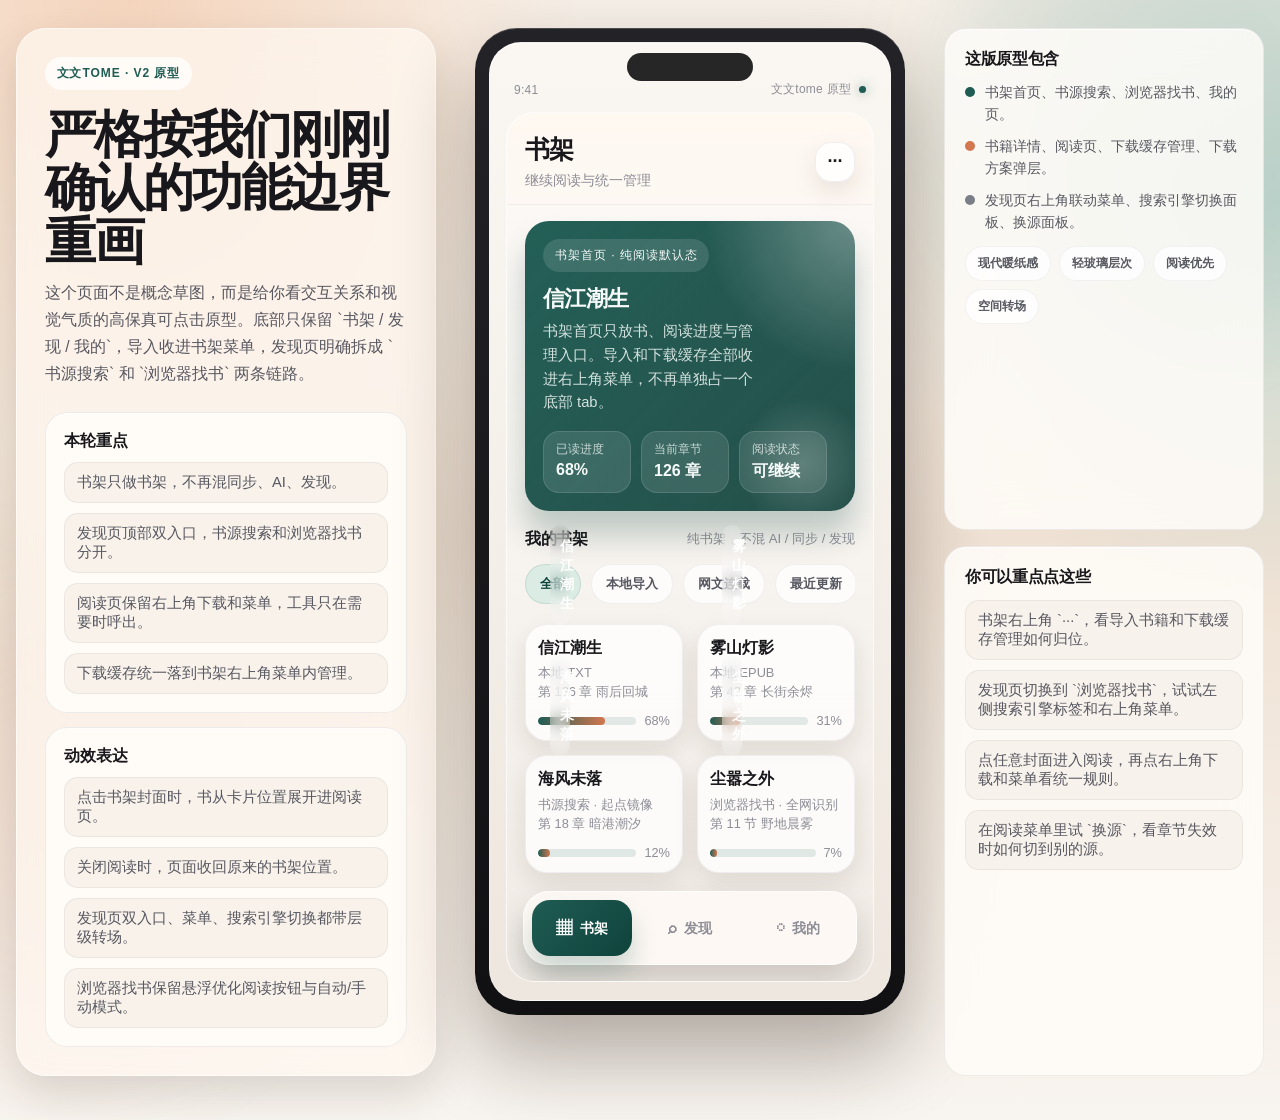
<file: site/index.html>
<!DOCTYPE html>
<html lang="zh-CN">
<head>
  <meta charset="UTF-8" />
  <meta name="viewport" content="width=device-width, initial-scale=1.0" />
  <title>WenwenToMe / 文文tome 原型预览</title>
  <meta name="description" content="文文tome 2.0 可点击交互原型，包含书架、发现、我的与阅读器界面方案。" />
  <meta http-equiv="refresh" content="0; url=./wenwentome-v2-prototype.html" />
  <style>
    :root {
      color-scheme: light;
      --bg: #f2ede3;
      --panel: rgba(255, 252, 245, 0.88);
      --text: #231815;
      --muted: #6d6257;
      --accent: #b85c38;
      --accent-strong: #8d3f1e;
      --border: rgba(35, 24, 21, 0.08);
      --shadow: 0 24px 80px rgba(82, 45, 27, 0.16);
    }

    * {
      box-sizing: border-box;
    }

    body {
      margin: 0;
      min-height: 100vh;
      display: grid;
      place-items: center;
      padding: 24px;
      background:
        radial-gradient(circle at top left, rgba(255, 206, 159, 0.48), transparent 38%),
        radial-gradient(circle at bottom right, rgba(195, 110, 73, 0.24), transparent 32%),
        linear-gradient(160deg, #f7f2ea 0%, #efe3d4 52%, #e9dbc8 100%);
      color: var(--text);
      font-family: "SF Pro Display", "PingFang SC", "Hiragino Sans GB", "Microsoft YaHei", sans-serif;
    }

    .panel {
      width: min(100%, 560px);
      padding: 32px 28px;
      border-radius: 28px;
      background: var(--panel);
      border: 1px solid var(--border);
      box-shadow: var(--shadow);
      backdrop-filter: blur(18px);
    }

    .eyebrow {
      margin: 0 0 12px;
      font-size: 13px;
      letter-spacing: 0.12em;
      text-transform: uppercase;
      color: var(--accent-strong);
    }

    h1 {
      margin: 0;
      font-size: clamp(28px, 5vw, 40px);
      line-height: 1.08;
    }

    p {
      margin: 14px 0 0;
      line-height: 1.7;
      color: var(--muted);
      font-size: 15px;
    }

    .actions {
      display: flex;
      flex-wrap: wrap;
      gap: 12px;
      margin-top: 24px;
    }

    .button {
      display: inline-flex;
      align-items: center;
      justify-content: center;
      min-height: 46px;
      padding: 0 18px;
      border-radius: 999px;
      text-decoration: none;
      font-weight: 600;
      transition: transform 160ms ease, box-shadow 160ms ease, background 160ms ease;
    }

    .button:hover {
      transform: translateY(-1px);
    }

    .button.primary {
      color: #fffaf4;
      background: linear-gradient(135deg, var(--accent) 0%, var(--accent-strong) 100%);
      box-shadow: 0 14px 30px rgba(141, 63, 30, 0.22);
    }

    .button.secondary {
      color: var(--text);
      background: rgba(255, 255, 255, 0.7);
      border: 1px solid var(--border);
    }
  </style>
  <script>
    window.location.replace("./wenwentome-v2-prototype.html");
  </script>
</head>
<body>
  <main class="panel">
    <p class="eyebrow">WenwenToMe / 文文tome</p>
    <h1>正在进入可点击原型页</h1>
    <p>
      发布站首页已切换为文文tome 2.0 原型预览入口。如果浏览器没有自动跳转，可以手动打开原型页或查看迁移公告。
    </p>
    <div class="actions">
      <a class="button primary" href="./wenwentome-v2-prototype.html">打开原型页</a>
      <a class="button secondary" href="./migration-notice.html">查看迁移公告</a>
    </div>
  </main>
</body>
</html>
</file>
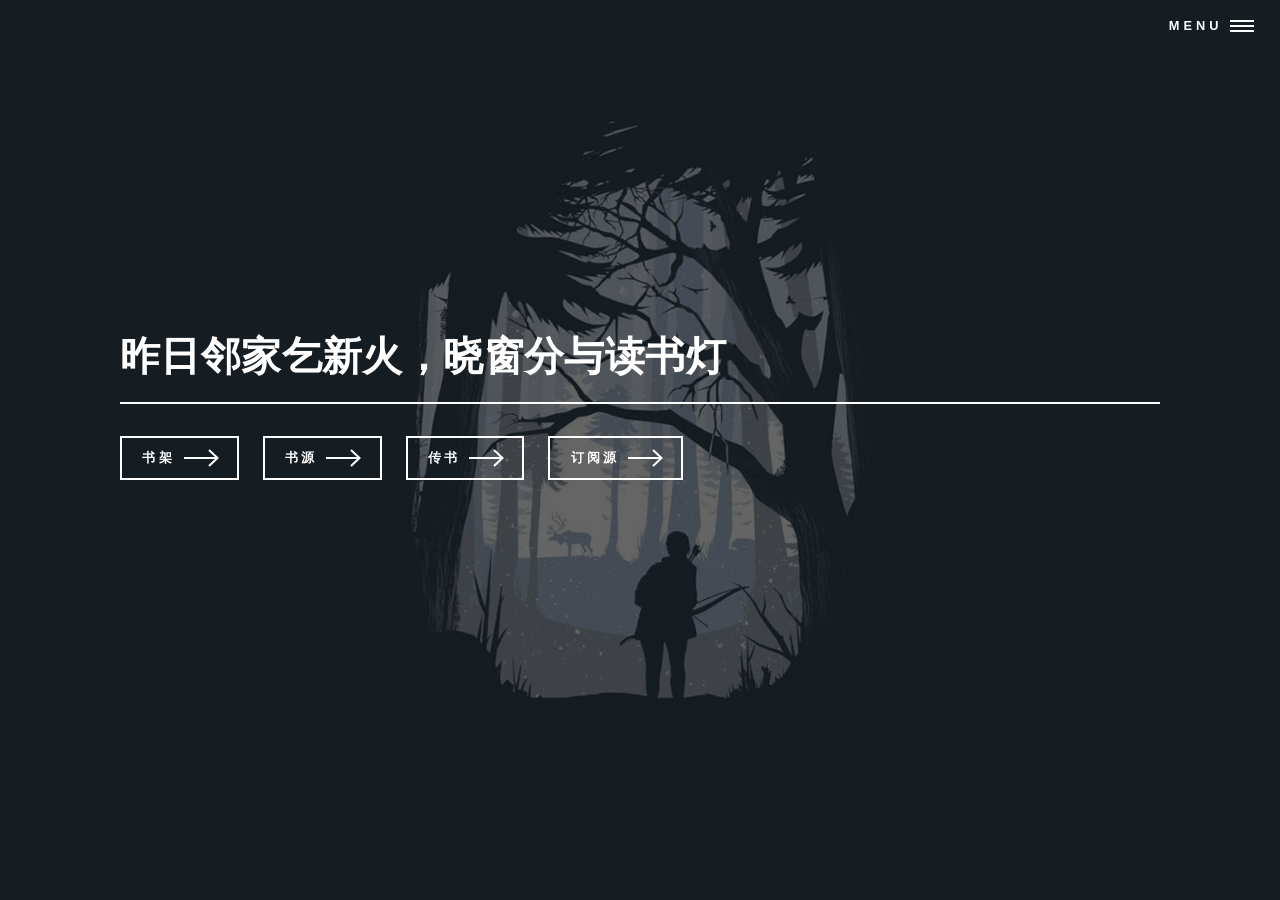
<file: app/src/main/assets/web/index.html>
<!DOCTYPE HTML>
<!--
	Forty by HTML5 UP
	html5up.net | @ajlkn
	Free for personal and commercial use under the CCA 3.0 license (html5up.net/license)
-->
<html>

<head>
    <title>Legado web 导航</title>
    <meta charset="utf-8"/>
    <meta name="viewport" content="width=device-width, initial-scale=1, user-scalable=no"/>
    <link rel="stylesheet" href="assets/css/main.css"/>
</head>

<body class="is-preload">

<!-- Wrapper -->
<div id="wrapper">

    <!-- Header -->
    <header id="header" class="alt">
        <nav>
            <a href="#menu">Menu</a>
        </nav>
    </header>

    <!-- Menu -->
    <nav id="menu">
        <ul class="links">
            <li><a href="https://github.com/gedoor/legado">Github</a></li>
            <li><a href="https://github.com/zsakvo">zsakvo</a></li>
            <li><a href="#">Design: HTML5 UP</a></li>
        </ul>
    </nav>

    <!-- Banner -->
    <section id="banner" class="major">
        <div class="inner">
            <header class="major">
                <h1>昨日邻家乞新火，晓窗分与读书灯</h1>
            </header>
            <div class="content">
                <!-- <p>A responsive site template designed by HTML5 UP<br />
                    and released under the Creative Commons.</p> -->
                <ul class="actions">
                    <li><a href="vue/index.html" class="button next scrolly" target="_blank">书架</a>
                    </li>
                </ul>
                <ul class="actions">
                    <li><a href="vue/index.html#/bookSource" class="button next scrolly"
                           target="_blank">书源</a></li>
                </ul>
                <ul class="actions">
                    <li><a href="uploadBook/index.html" class="button next scrolly" target="_blank">传书</a>
                    </li>
                </ul>
                <ul class="actions">
                    <li><a href="vue/index.html#/rssSource" class="button next scrolly"
                           target="_blank">订阅源</a></li>
                </ul>
            </div>
        </div>
    </section>
</div>

<!-- Scripts -->
<script src="assets/js/dist.js"></script>

</body>

</html>
</file>
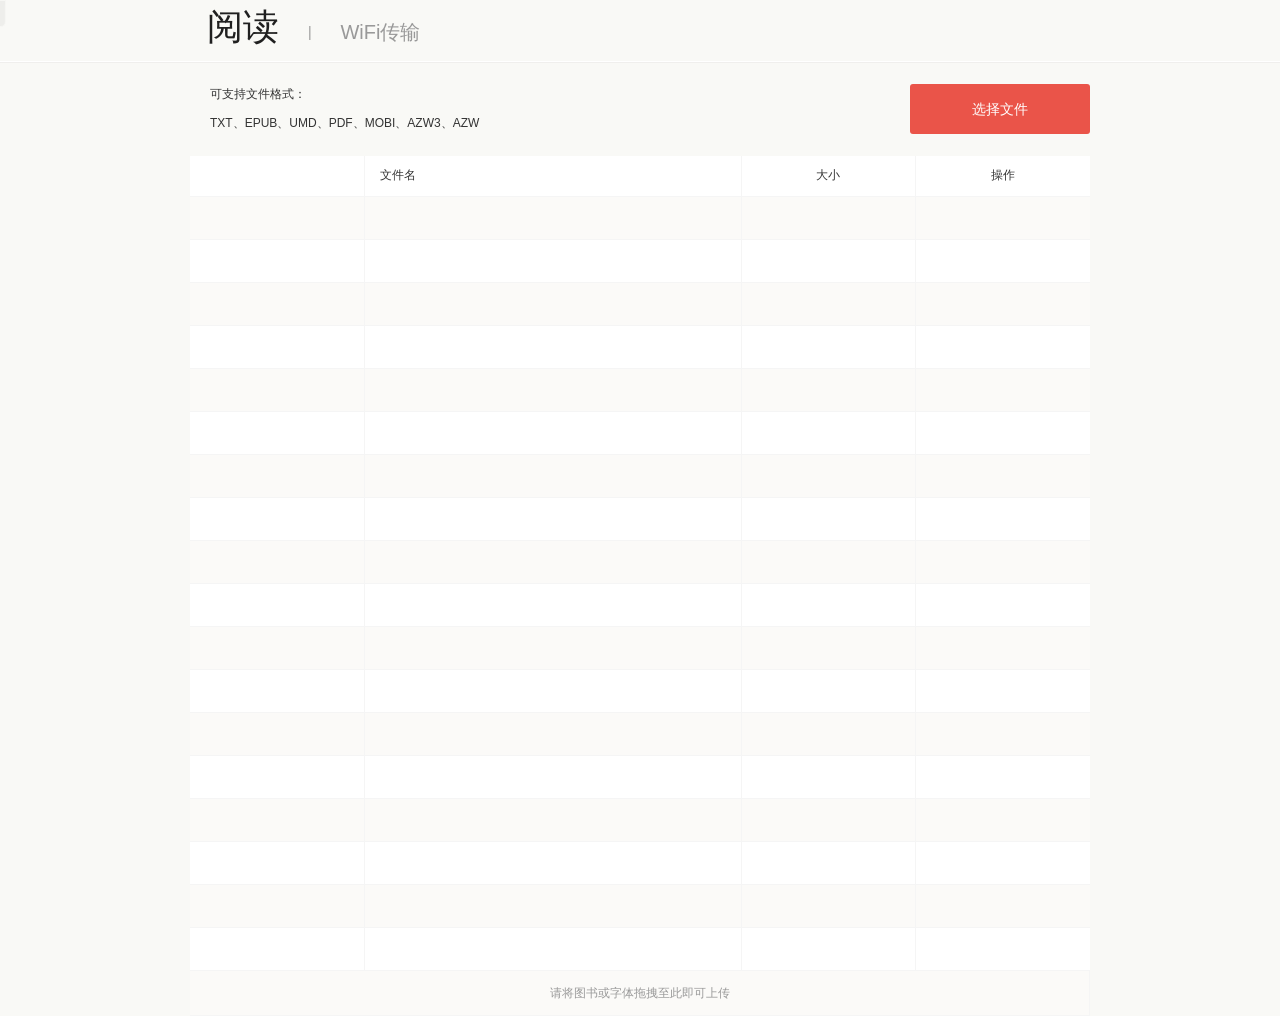
<file: app/src/main/assets/web/uploadBook/index.html>
<!DOCTYPE html>
<html lang="en"><head><meta http-equiv="Content-Type" content="text/html; charset=UTF-8">
    
    <meta name="viewport" content="width=device-width,initial-scale=1.0,minimum-scale=1.0,maximum-scale=1.0,user-scalable=no">
    <title>WiFi 传输</title>
    <link rel="stylesheet" href="./css/wifi_send.css">
    <script src="./js/jquery-1.4.2.min.js"></script>
<style type="text/css">#htmlToothbrush #bodyToothbrush .parentToothbrush .bilibili-player-video {margin:0 !important;}
#htmlToothbrush, #bodyToothbrush {overflow:hidden !important;zoom:100% !important;}
#htmlToothbrush #bodyToothbrush .parentToothbrush {overflow:visible !important;z-index:auto !important;transform:none !important;-webkit-transform-style:flat !important;transition:none !important;contain:none !important;}
#htmlToothbrush #bodyToothbrush .absoluteToothbrush {position:absolute !important;}
#htmlToothbrush #bodyToothbrush .playerToothbrush {position:fixed !important;top:0px !important;left:0px !important;width:100vw !important;height:100vh !important;max-width:none !important;max-height:none !important;min-width:0 !important;min-height:0 !important;margin:0 !important;padding:0 !important;z-index:2147483646 !important;border:none !important;background-color:#000 !important;transform:none !important;}
#htmlToothbrush #bodyToothbrush .parentToothbrush video {object-fit:contain !important;}
#htmlToothbrush #bodyToothbrush .parentToothbrush .videoToothbrush {width:100vw !important;height:100vh !important;}
#playerControlBtn {text-shadow: none;visibility:hidden;opacity:0;display:none;transition: all 0.5s ease;cursor: pointer;font: 12px "微软雅黑";margin:0;width:64px;height:20px;line-height:20px;border:none;text-align: center;position: fixed;z-index:2147483647;background-color: #27A9D8;color: #FFF;} #playerControlBtn:hover {visibility:visible;opacity:1;background-color:#2774D8;}
#picinpicBtn {text-shadow: none;visibility:hidden;opacity:0;display:none;transition: all 0.5s ease;cursor: pointer;font: 12px "微软雅黑";margin:0;width:53px;height:20px;line-height:20px;border:none;text-align: center;position: fixed;z-index:2147483647;background-color: #27A9D8;color: #FFF;} #picinpicBtn:hover {visibility:visible;opacity:1;background-color:#2774D8;}
#leftFullStackButton{display:none;position:fixed;width:1px;height:100vh;top:0;left:0;z-index:2147483647;background:#000;}
#rightFullStackButton{display:none;position:fixed;width:1px;height:100vh;top:0;right:0;z-index:2147483647;background:#000;}</style><style type="text/css">/* Copyright 2014-present Evernote Corporation. All rights reserved. */
@keyframes caretBlink {
    from { opacity: 1.0; }
    to { opacity: 0.0; }
}

@keyframes rotateSpinner {
    from {
        transform:rotate(0deg);
    }
    to {
        transform:rotate(360deg);
    }
}

#text-tool-caret {
    animation-name: caretBlink;  
    animation-iteration-count: infinite;  
    animation-timing-function: cubic-bezier(1.0,0,0,1.0);
    animation-duration: 1s; 
}

#en-markup-loading-spinner {
    position: absolute;
    top: calc(50% - 16px);
    left: calc(50% - 16px);
    width: 32px;
    height: 32px;
}

#en-markup-loading-spinner img {
    position: relative;
    top: 0px;
    left: 0px;
    animation-name: rotateSpinner;
    animation-duration: 0.6s;
    animation-iteration-count: infinite;
    animation-timing-function: linear;
}
</style><style type="text/css">/* Copyright 2014-present Evernote Corporation. All rights reserved. */
.skitchToastBoxContainer {
    position: absolute;
    width: 100%;
    text-align: center;
    top: 30px;
    -webkit-user-select: none;
    -moz-user-select: none;
    pointer-events: none;
}

.skitchToastBox {
    width: 200px;
    height: 16px;
    padding: 12px;
    background-color: rgba(47, 55, 61, 0.95);
    border-radius: 4px;
    color: white;
    cursor: default;
    font-size: 10pt;
    text-shadow: 1px 1px 2px rgba(0, 0, 0, 0.32);
    font-family: 'Soleil', Helvetica, Arial, sans-serif;
    border: 2px rgba(255, 255, 255, 0.38) solid;
}

.lang-zh-cn .skitchToastBox {
    font-family: '微软雅黑', 'Microsoft YaHei', SimSun,
        '&#x30E1;&#x30A4;&#x30EA;&#x30AA;', Meiryo, 'MS PGothic', 'Soleil',
        Helvetica, Arial, sans-serif;
}

.lang-ja-jp .skitchToastBox {
    font-family: '&#x30E1;&#x30A4;&#x30EA;&#x30AA;', Meiryo, 'MS PGothic',
        '微软雅黑', 'Microsoft YaHei', SimSun, 'Soleil', Helvetica, Arial,
        sans-serif;
}

.skitchToast {
    padding-left: 20px;
    padding-right: 20px;
    display: inline-block;
    height: 10px;
    color: #f1f5f8;
    text-align: center;
}

.skitchVisible {
    /* Don't remove this class it's a hack used by the Evernote Clipper */
}
</style><style type="text/css">/* Copyright 2014-present Evernote Corporation. All rights reserved. */

@font-face {
	font-family: 'Soleil';
	src: url([data-uri]);
	font-weight: normal;
	font-style: normal;
}
</style><style type="text/css">/* Copyright 2019-present Evernote Corporation. All rights reserved. */

#en-markup-disabled {
    position: fixed;
    z-index: 9999;
    width: 100%;
    height: 100%;
    top: 0px;
    left: 0px;
    cursor: default;
    -webkit-user-select: none;
}

#en-markup-alert-container {
    position: absolute;
    z-index: 9999;
    width: 450px;
    left: calc(50% - 225px);
    top: calc(50% - 85px);
    background-color: white;
    box-shadow: 0 2px 7px 1px rgba(0,0,0,0.35);
    -webkit-user-select: none;
}

#en-markup-alert-container .cell-1 {
    position: relative;
    height: 110px;
    width: 105px;
    float: left;
    text-align: center;
    background-image: url([data-uri]);
    background-position: 65% 50%;
    background-repeat: no-repeat;
}

#en-markup-alert-container .cell-2 {
    position: relative;
    float: left;
    width: 345px;
    margin-top: 29px;
    margin-bottom: 20px;
}

#en-markup-alert-container .cell-2 .cell-2-title {
    margin-bottom: 5px;
    padding-right: 30px;
    font-size: 12pt;
    font-family: Tahoma, Arial;
}

#en-markup-alert-container .cell-2 .cell-2-message {
    padding-right: 30px;
    font-size: 9.5pt;
    font-family: Tahoma, Arial;
}

#en-markup-alert-container .cell-3 {
    position: relative;
    width: 450px;
    height: 60px;
    float: left;
    background-color: rgb(240,240,240);
}

#en-markup-alert-container .cell-3 button {
    position: absolute;
    top: 12px;
    right: 15px;
    width: 110px;
    height: 36px;
}

#en-markup-alert-container .cell-3 button.alt-button {
    position: absolute;
    top: 12px;
    right: 140px;
    width: 110px;
    height: 36px;
}
</style></head><remove-web-limits-iqxin id="rwl-iqxin" class="rwl-exempt" style="position: fixed; top: 0px; left: 0px;"><qxinbutton type="qxinbutton" id="rwl-setbtn"> set </qxinbutton> <lalala style="cursor:move; font-size:12px;">限制解除</lalala> <input type="checkbox" name="" id="black_node"><style type="text/css">#rwl-iqxin{position:fixed;transform:translate(-95%,0);width:85px;height:25px;font-size:12px;font-weight: 500;font-family:Verdana, Arial, '宋体';color:#fff;background:#333;z-index:2147483647;margin: 0;opacity:0.05;transition:0.3s;overflow:hidden;user-select:none;text-align:center;white-space:nowrap;line-height:25px;padding:0 16px;border:1px solid #ccc;border-width:1px 1px 1px 0;border-bottom-right-radius:5px;box-sizing: content-box;}#rwl-iqxin input{margin: 0;padding: 0;vertical-align:middle;-webkit-appearance:checkbox !important;-moz-appearance:checkbox;position: static;clip: auto;opacity: 1;cursor: pointer;}#rwl-iqxin.rwl-active-iqxin{left: 0px;transform:translate(0,0);opacity: 0.9;height: 32px;line-height: 32px}#rwl-iqxin label{margin:0;padding:0;font-weight:500;}#rwl-iqxin #rwl-setbtn{margin: 0 4px 0 0;padding: 0 0 0 4px;border: none;border-radius: 2px;cursor: pointer;background: #fff;color: #000;} </style></remove-web-limits-iqxin>
<body>
<div style="display: none"><img src="./img/wrong.png"></div>
<div id="pc" class="pc" style="display: block;">
    <div class="title_wrap">
        <div class="s_title">
            <span class="f_36 black">阅读</span>
            <span class="gray ml_25 f_14 up">|</span>
            <span class="gray f_20 ml_25">WiFi传输</span>
        </div>
    </div>
    <div class="main_wrap">
        <div class="top_cont">
            <div class="inline-block">
                <!--<p class="status">已与同局域网的电纸书<span id="status"></span>连接</p>-->
                <p class="status">可支持文件格式： </p>
                <p class="type">TXT、EPUB、UMD、PDF、MOBI、AZW3、AZW</p>
            </div>
            <div class="inline">
                <span class="warning" id="warning" style="display: none">请<a href="https://get.adobe.com/cn/flashplayer/" target="_blank">点击</a>安装flash插件</span>
                <span class="btn" id="flash_btn" style="display: none;"><span id="spanButtonPlaceHolder"></span></span>
                <form class="select_btn" id="h5_btn" style="display: inline-block;">
                    选择文件
                    <input type="file" id="click" multiple="">
                </form>
            </div>
        </div>

        <div class="s_table" id="drag">
            <table>
                <thead>
                <tr>
                    <td></td>
                    <td><span>文件名</span></td>
                    <td><span>大小</span></td>
                    <td><span>操作</span></td>
                </tr>
                </thead>
                <tbody><tr data-js="item" data-status="init"><td><span></span></td><td><span></span></td><td><span></span></td><td><span><i></i></span></td></tr><tr data-js="item" data-status="init"><td><span></span></td><td><span></span></td><td><span></span></td><td><span><i></i></span></td></tr><tr data-js="item" data-status="init"><td><span></span></td><td><span></span></td><td><span></span></td><td><span><i></i></span></td></tr><tr data-js="item" data-status="init"><td><span></span></td><td><span></span></td><td><span></span></td><td><span><i></i></span></td></tr><tr data-js="item" data-status="init"><td><span></span></td><td><span></span></td><td><span></span></td><td><span><i></i></span></td></tr><tr data-js="item" data-status="init"><td><span></span></td><td><span></span></td><td><span></span></td><td><span><i></i></span></td></tr><tr data-js="item" data-status="init"><td><span></span></td><td><span></span></td><td><span></span></td><td><span><i></i></span></td></tr><tr data-js="item" data-status="init"><td><span></span></td><td><span></span></td><td><span></span></td><td><span><i></i></span></td></tr>
                <tr>
                    <td colspan="4"><span class="last_row">请将图书或字体拖拽至此即可上传</span></td>
                </tr>
                </tbody>
            </table>
        </div>
    </div>
</div>

<div id="h5" class="h5" style="display: none">
    <div class="s_title">
        <i class="s_logo"></i>
        <span class="f_18 black">阅读</span>
        <span class="gray ml_15 f_14 up">|</span>
        <span class="gray f_15 ml_15">WiFi传输</span>
    </div>
    <div class="s_table">
        <table>
            <thead>
            <tr>
                <td></td>
                <td>文件名</td>
                <td>大小</td>
                <td>操作</td>
            </tr>
            </thead>
            <tbody id="show">

            </tbody>
        </table>
    </div>
    <div class="bottom_c">
        <div class="type">TXT、EPUB、UMD</div>
        <form class="bottom_btn_wrap">
            选择文件
            <input type="file" id="tap">
        </form>
    </div>
</div>
<!-- ios 暂不支持提示 start -->
<div class="mask" id="mask_1">
    <div class="close" id="close"></div>
    <div class="c_tc"></div>
</div>
<!-- ios 暂不支持提示 start -->

<!-- 浏览器打开提示 start -->
<div class="mask" id="mask_2">
    <div class="t_tc" id="safari"></div>
</div>
<!-- 浏览器打开提示 end -->

<script>
    //alert(navigator.userAgent)
    var browser={
        versions:function(){
            var u = navigator.userAgent;
            return {//移动终端浏览器版本信息
                trident: u.indexOf('Trident') > -1, //IE内核
                presto: u.indexOf('Presto') > -1, //opera内核
                webKit: u.indexOf('AppleWebKit') > -1, //苹果、谷歌内核
                gecko: u.indexOf('Gecko') > -1 && u.indexOf('KHTML') == -1, //火狐内核
                mobile: !!u.match(/AppleWebKit.*Mobile.*/), //是否为移动终端
                ios: !!u.match(/\(i[^;]+;( U;)? CPU.+Mac OS X/), //ios终端
                android: u.indexOf('Android') > -1 || u.indexOf('Linux') > -1, //android终端或者uc浏览器
                iPhone: u.indexOf('iPhone') > -1 , //是否为iPhone或者QQHD浏览器
                iPad: u.indexOf('iPad') > -1, //是否iPad
                webApp: u.indexOf('Safari') == -1, //是否web应该程序，没有头部与底部
                ie8: u.indexOf('MSIE 8.0') > -1, //是否是ie8
                ie7: u.indexOf('MSIE 7.0') > -1  //是否是ie7
            };
        }()
    };

    var isH5 = browser.versions.mobile || browser.versions.ios || browser.versions.android
            || browser.versions.iPhone || browser.versions.iPad;

    var ie = browser.versions.ie7 || browser.versions.ie8;

    var ios = browser.versions.ios;

    var ua = navigator.userAgent.toLowerCase();

    var src = [];


    if(ie){
        try{
            var swf = new ActiveXObject('ShockwaveFlash.ShockwaveFlash');
            document.getElementById('flash_btn').style.display = 'inline-block';
        }
        catch(e){
            document.getElementById('warning').style.display = 'inline-block';
        }

    }else{
        document.getElementById('h5_btn').style.display = 'inline-block';
    }

    function addScript(src){
        var s;
        for(s in src){
            var myScript= document.createElement('script');
            myScript.setAttribute('src', src[s]);
            document.body.appendChild(myScript);
        }
    }
    var maskDom = document.getElementById('mask_1');
    var maskDom2 = document.getElementById('mask_2');
    if(ios){
        maskDom.style.display="block";
    }
 
    if(ua.match(/MicroMessenger/i)=="micromessenger") {
        maskDom2.style.display="block";
        if(ios){
            maskDom.style.display="none";
            $("#safari").addClass("safariWarn");
        }
    }

    document.getElementById("close").addEventListener("click", function () {
        maskDom.style.display="none"
    })
</script><script src="./js/html5_fun.js"></script><script src="./js/common.js"></script>
<tbdiv id="picinpicBtn"></tbdiv><tbdiv id="playerControlBtn"></tbdiv><tbdiv id="leftFullStackButton"></tbdiv><tbdiv id="rightFullStackButton"></tbdiv></body></html>
</file>
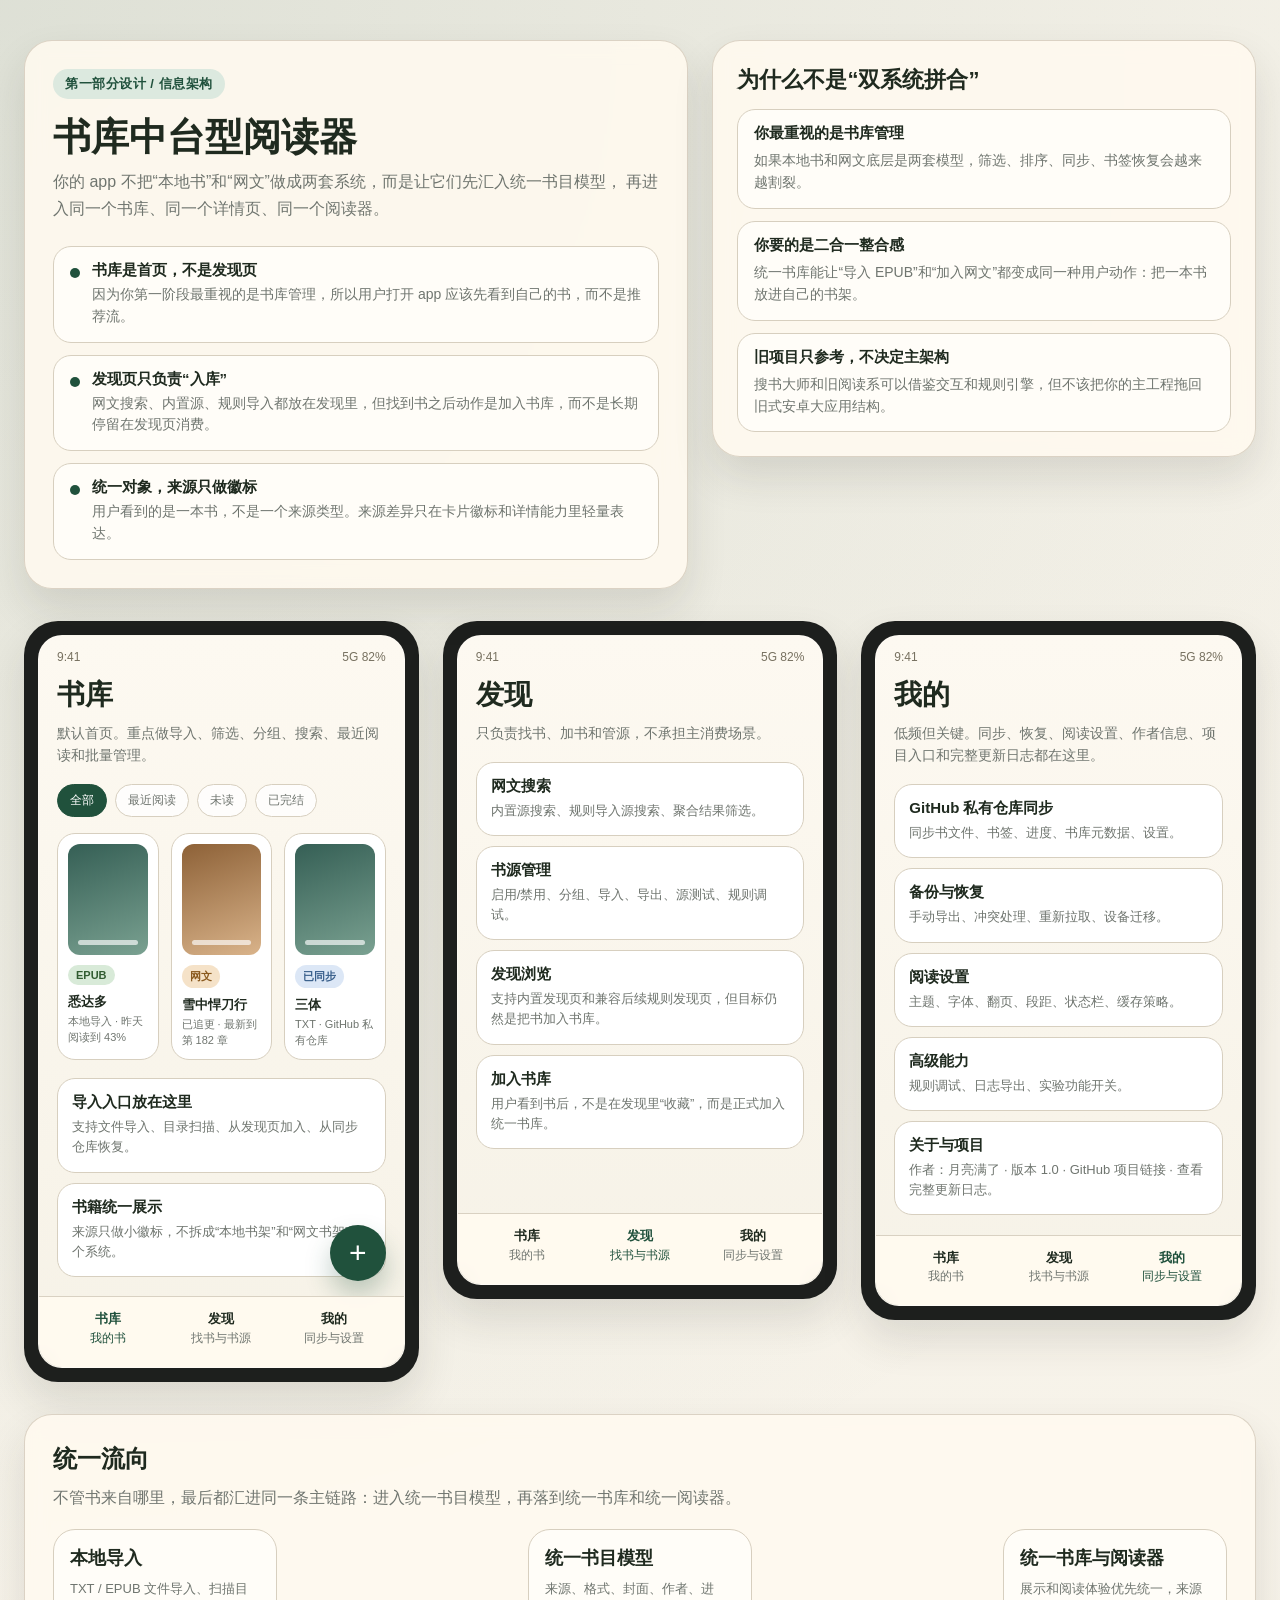
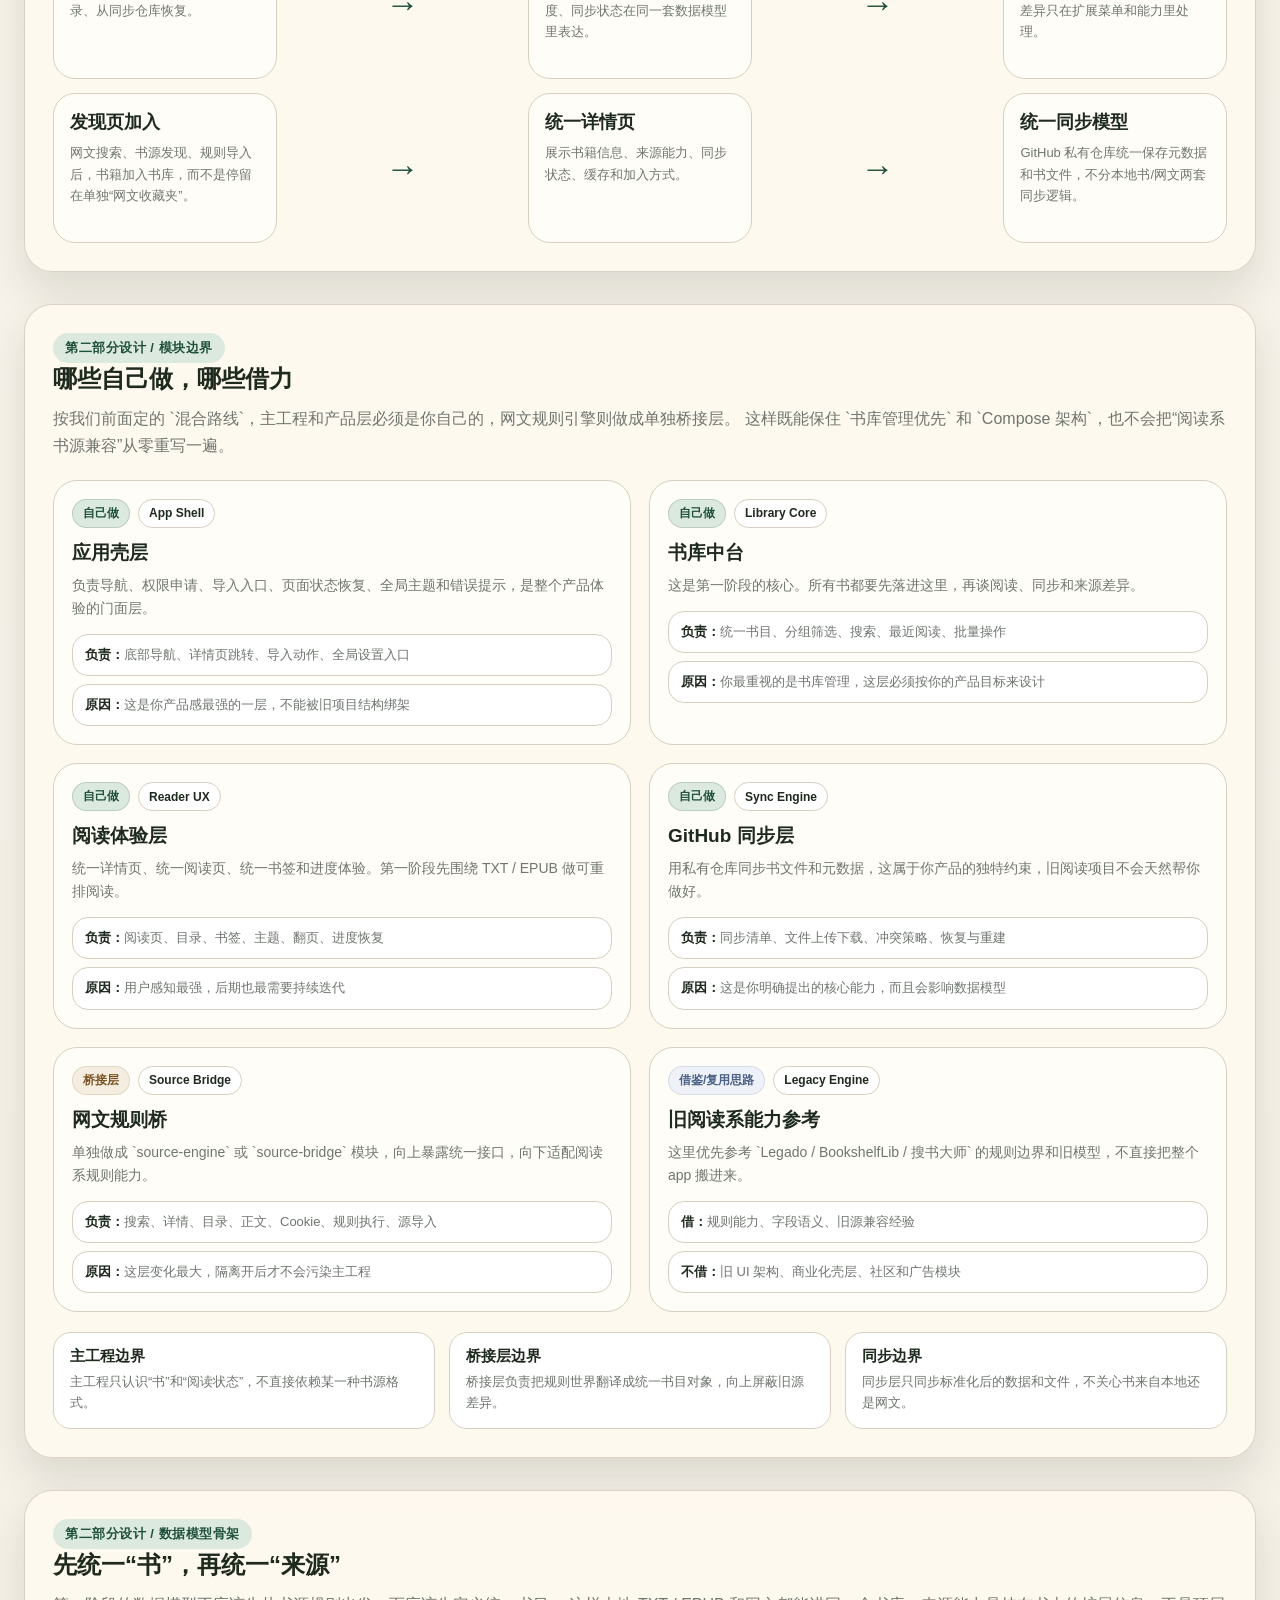
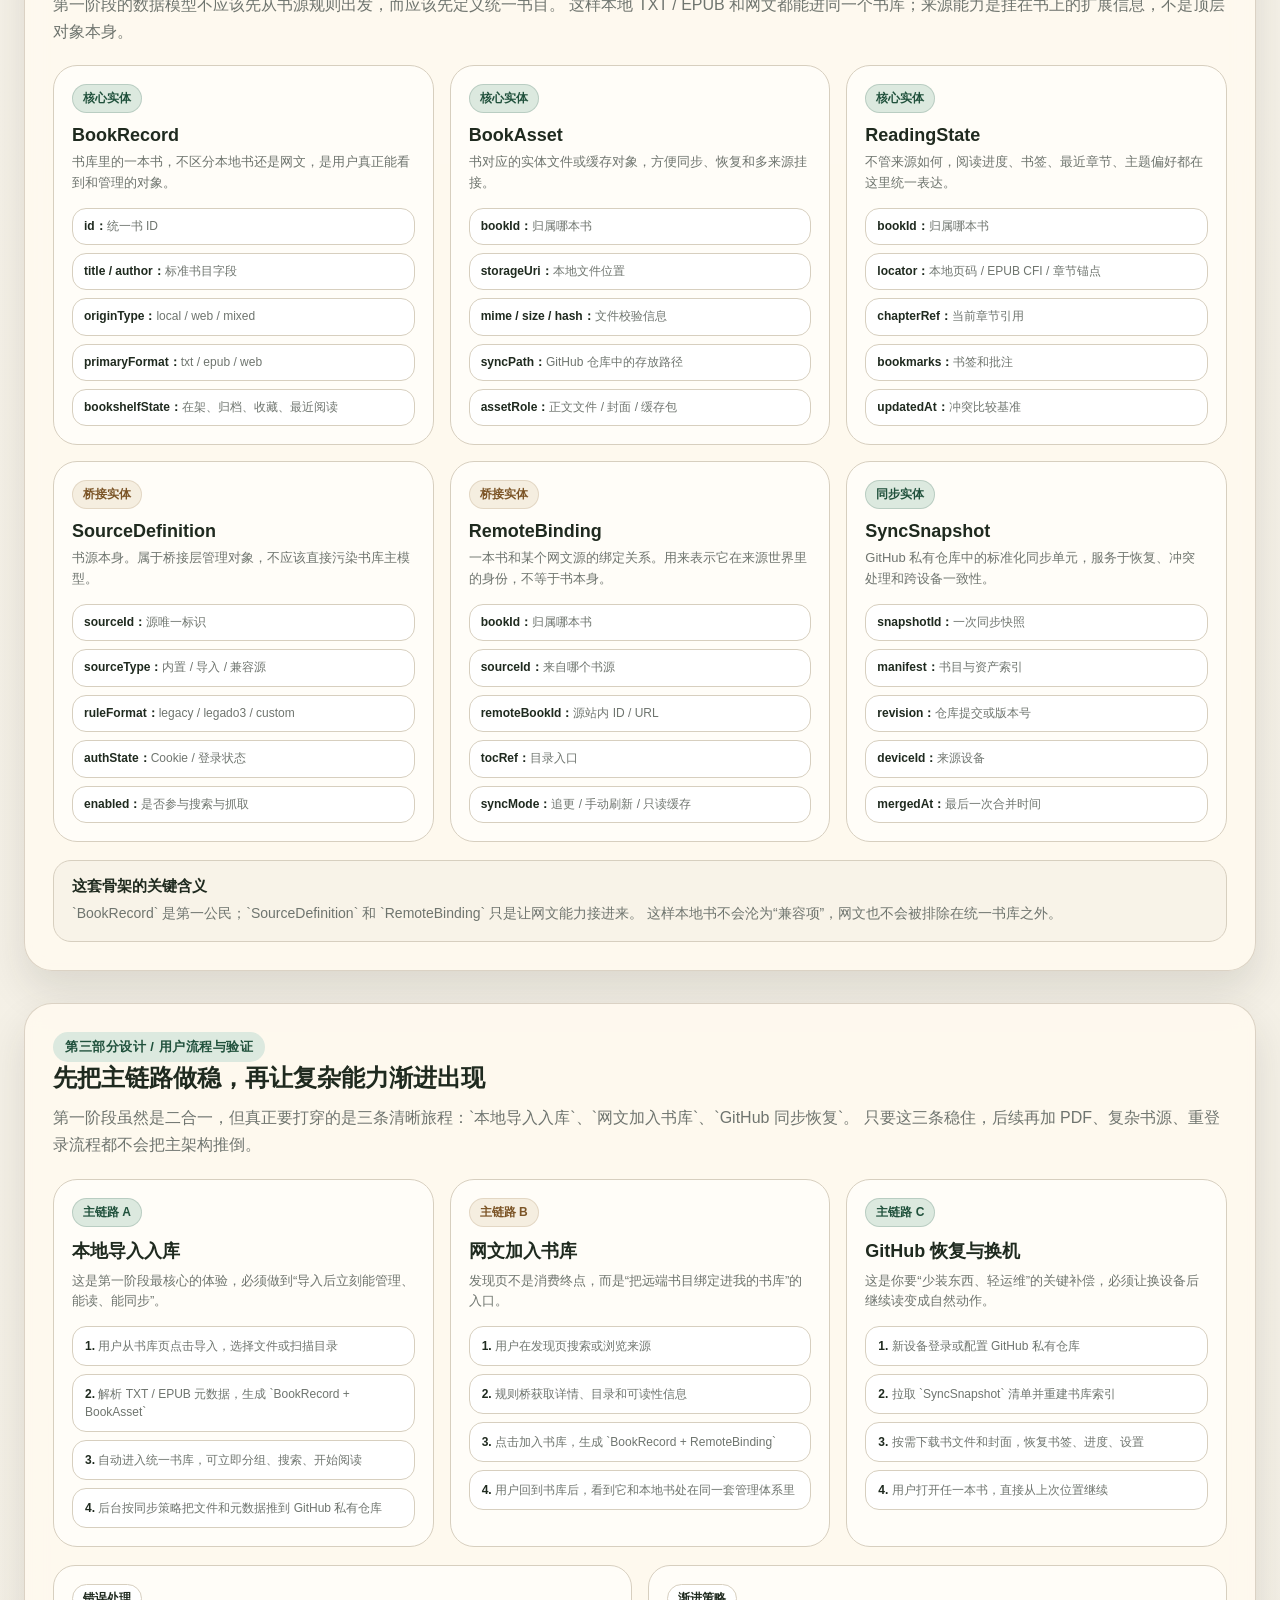
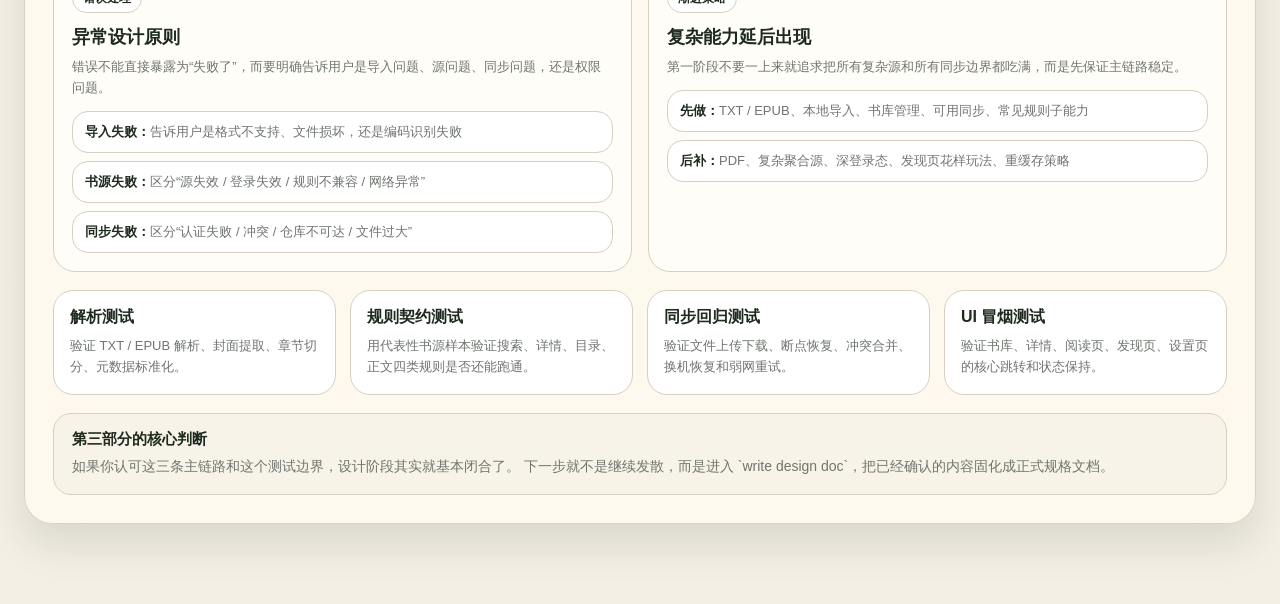
<file: .mockups/info-architecture.html>
<!DOCTYPE html>
<html lang="zh-CN">
<head>
  <meta charset="UTF-8">
  <meta name="viewport" content="width=device-width, initial-scale=1.0">
  <title>阅读器信息架构草图</title>
  <style>
    :root {
      --bg: #f3efe5;
      --panel: #fffaf0;
      --ink: #1f2a1f;
      --muted: #6f756f;
      --line: #d7cfbf;
      --accent: #20513c;
      --accent-soft: #dce9df;
      --warn: #8a5a1f;
      --tag-local: #d8ead8;
      --tag-web: #f5e2c8;
      --tag-sync: #dce7f6;
      --shadow: 0 20px 40px rgba(39, 40, 31, 0.12);
    }

    * {
      box-sizing: border-box;
    }

    body {
      margin: 0;
      font-family: "PingFang SC", "Hiragino Sans GB", "Noto Sans CJK SC", sans-serif;
      background:
        radial-gradient(circle at top left, rgba(32, 81, 60, 0.12), transparent 30%),
        linear-gradient(180deg, #f8f4eb 0%, var(--bg) 100%);
      color: var(--ink);
    }

    .page {
      max-width: 1380px;
      margin: 0 auto;
      padding: 40px 24px 80px;
    }

    .hero {
      display: grid;
      grid-template-columns: 1.1fr 0.9fr;
      gap: 24px;
      align-items: start;
      margin-bottom: 32px;
    }

    .hero-card,
    .panel {
      background: rgba(255, 250, 240, 0.88);
      border: 1px solid rgba(215, 207, 191, 0.9);
      border-radius: 28px;
      box-shadow: var(--shadow);
      backdrop-filter: blur(10px);
    }

    .hero-card {
      padding: 28px;
    }

    .eyebrow {
      display: inline-block;
      padding: 6px 12px;
      border-radius: 999px;
      background: var(--accent-soft);
      color: var(--accent);
      font-size: 13px;
      font-weight: 700;
      letter-spacing: 0.04em;
    }

    h1 {
      margin: 18px 0 10px;
      font-size: 38px;
      line-height: 1.08;
    }

    .subtitle {
      margin: 0;
      color: var(--muted);
      font-size: 16px;
      line-height: 1.7;
    }

    .summary {
      display: grid;
      gap: 12px;
      margin-top: 24px;
    }

    .summary-item {
      display: flex;
      gap: 12px;
      align-items: flex-start;
      padding: 14px 16px;
      border: 1px solid var(--line);
      border-radius: 18px;
      background: #fffdf8;
    }

    .summary-item strong {
      display: block;
      margin-bottom: 4px;
      font-size: 15px;
    }

    .summary-item span {
      color: var(--muted);
      font-size: 14px;
      line-height: 1.55;
    }

    .dot {
      width: 10px;
      height: 10px;
      margin-top: 7px;
      border-radius: 50%;
      background: var(--accent);
      flex: 0 0 auto;
    }

    .compare {
      padding: 24px;
    }

    .compare h2 {
      margin: 0 0 14px;
      font-size: 22px;
    }

    .compare-box {
      display: grid;
      gap: 12px;
    }

    .compare-row {
      padding: 14px 16px;
      border-radius: 18px;
      border: 1px solid var(--line);
      background: #fffdf8;
    }

    .compare-row strong {
      display: block;
      margin-bottom: 6px;
      font-size: 15px;
    }

    .compare-row p {
      margin: 0;
      color: var(--muted);
      font-size: 14px;
      line-height: 1.6;
    }

    .phones {
      display: grid;
      grid-template-columns: repeat(3, minmax(260px, 1fr));
      gap: 24px;
      margin-bottom: 32px;
      align-items: start;
    }

    .phone {
      background: #1d1f1d;
      padding: 14px;
      border-radius: 34px;
      box-shadow: var(--shadow);
      align-self: start;
    }

    .phone-screen {
      background: linear-gradient(180deg, #fdf9f1 0%, #f6f2e7 100%);
      min-height: 650px;
      border-radius: 24px;
      overflow: hidden;
      border: 1px solid rgba(255,255,255,0.25);
      position: relative;
    }

    .status {
      padding: 14px 18px 4px;
      font-size: 12px;
      color: #777160;
      display: flex;
      justify-content: space-between;
    }

    .screen-body {
      padding: 0 18px 90px;
    }

    .screen-title {
      margin: 8px 0 8px;
      font-size: 28px;
    }

    .screen-copy {
      margin: 0 0 18px;
      color: var(--muted);
      font-size: 14px;
      line-height: 1.6;
    }

    .toolbar {
      display: flex;
      gap: 8px;
      margin-bottom: 16px;
      flex-wrap: wrap;
    }

    .pill {
      padding: 7px 12px;
      border-radius: 999px;
      border: 1px solid var(--line);
      font-size: 12px;
      color: var(--muted);
      background: rgba(255,255,255,0.8);
    }

    .pill.active {
      background: var(--accent);
      color: #fff;
      border-color: var(--accent);
    }

    .shelf-grid {
      display: grid;
      grid-template-columns: repeat(3, 1fr);
      gap: 12px;
      margin-bottom: 18px;
    }

    .book-card {
      background: #fff;
      border: 1px solid var(--line);
      border-radius: 18px;
      padding: 10px;
    }

    .cover {
      aspect-ratio: 0.72;
      border-radius: 12px;
      background: linear-gradient(160deg, #355f55, #7aa191);
      margin-bottom: 10px;
      position: relative;
      overflow: hidden;
    }

    .cover.alt {
      background: linear-gradient(160deg, #8d6137, #d9b38a);
    }

    .cover::after {
      content: "";
      position: absolute;
      inset: auto 10px 10px;
      height: 5px;
      border-radius: 999px;
      background: rgba(255,255,255,0.65);
    }

    .tag {
      display: inline-block;
      padding: 4px 8px;
      border-radius: 999px;
      font-size: 11px;
      font-weight: 700;
      margin-bottom: 8px;
    }

    .tag.local {
      background: var(--tag-local);
      color: #315c31;
    }

    .tag.web {
      background: var(--tag-web);
      color: #8a5a1f;
    }

    .tag.sync {
      background: var(--tag-sync);
      color: #395f8b;
    }

    .book-name {
      margin: 0 0 4px;
      font-size: 13px;
      font-weight: 700;
      line-height: 1.35;
    }

    .meta {
      margin: 0;
      color: var(--muted);
      font-size: 11px;
      line-height: 1.45;
    }

    .module-list {
      display: grid;
      gap: 10px;
    }

    .module {
      padding: 14px;
      background: #fff;
      border: 1px solid var(--line);
      border-radius: 18px;
    }

    .module strong {
      display: block;
      margin-bottom: 5px;
      font-size: 15px;
    }

    .module p {
      margin: 0;
      color: var(--muted);
      font-size: 13px;
      line-height: 1.55;
    }

    .fab {
      position: absolute;
      right: 18px;
      bottom: 86px;
      width: 56px;
      height: 56px;
      border-radius: 50%;
      background: var(--accent);
      color: #fff;
      display: grid;
      place-items: center;
      font-size: 30px;
      box-shadow: 0 14px 26px rgba(32, 81, 60, 0.28);
    }

    .tabbar {
      position: absolute;
      left: 0;
      right: 0;
      bottom: 0;
      display: grid;
      grid-template-columns: repeat(3, 1fr);
      gap: 6px;
      padding: 12px 16px 20px;
      background: rgba(255, 250, 240, 0.95);
      border-top: 1px solid rgba(215, 207, 191, 0.95);
      backdrop-filter: blur(8px);
    }

    .tab {
      text-align: center;
      color: var(--muted);
      font-size: 12px;
      line-height: 1.5;
    }

    .tab strong {
      display: block;
      font-size: 13px;
      color: var(--ink);
    }

    .tab.active strong,
    .tab.active {
      color: var(--accent);
    }

    .flow {
      padding: 28px;
    }

    .flow h2 {
      margin: 0 0 10px;
      font-size: 24px;
    }

    .flow p {
      margin: 0 0 18px;
      color: var(--muted);
      line-height: 1.65;
    }

    .flow-grid {
      display: grid;
      grid-template-columns: repeat(5, 1fr);
      gap: 14px;
      align-items: stretch;
    }

    .flow-card {
      background: #fffdf8;
      border: 1px solid var(--line);
      border-radius: 22px;
      padding: 16px;
      min-height: 150px;
    }

    .flow-card h3 {
      margin: 0 0 8px;
      font-size: 18px;
    }

    .flow-card p {
      margin: 0;
      font-size: 13px;
      color: var(--muted);
    }

    .arrow {
      display: grid;
      place-items: center;
      color: var(--accent);
      font-size: 34px;
      font-weight: 700;
    }

    .section-block {
      margin-top: 32px;
      padding: 28px;
    }

    .section-block h2 {
      margin: 0 0 10px;
      font-size: 24px;
    }

    .section-block > p {
      margin: 0 0 20px;
      color: var(--muted);
      line-height: 1.7;
    }

    .architecture-grid {
      display: grid;
      grid-template-columns: repeat(2, minmax(0, 1fr));
      gap: 18px;
      margin-bottom: 20px;
    }

    .architecture-card {
      background: #fffdf8;
      border: 1px solid var(--line);
      border-radius: 24px;
      padding: 18px;
    }

    .architecture-card h3 {
      margin: 0 0 8px;
      font-size: 19px;
    }

    .architecture-card p {
      margin: 0 0 14px;
      color: var(--muted);
      font-size: 14px;
      line-height: 1.65;
    }

    .badge-row {
      display: flex;
      flex-wrap: wrap;
      gap: 8px;
      margin-bottom: 12px;
    }

    .badge {
      display: inline-flex;
      align-items: center;
      justify-content: center;
      min-height: 28px;
      padding: 5px 10px;
      border-radius: 999px;
      font-size: 12px;
      font-weight: 700;
      border: 1px solid var(--line);
      background: #fff;
      color: var(--ink);
    }

    .badge.owned {
      background: var(--accent-soft);
      color: var(--accent);
      border-color: rgba(32, 81, 60, 0.18);
    }

    .badge.bridge {
      background: #f5eee0;
      color: #7b5426;
      border-color: rgba(123, 84, 38, 0.15);
    }

    .badge.borrowed {
      background: #eef1f7;
      color: #4b6186;
      border-color: rgba(75, 97, 134, 0.14);
    }

    .mini-list {
      display: grid;
      gap: 8px;
    }

    .mini-item {
      padding: 10px 12px;
      border-radius: 16px;
      border: 1px solid var(--line);
      background: #fff;
      font-size: 13px;
      line-height: 1.55;
      color: var(--muted);
    }

    .mini-item strong {
      color: var(--ink);
    }

    .boundary-strip {
      display: grid;
      grid-template-columns: repeat(3, minmax(0, 1fr));
      gap: 14px;
      margin-top: 6px;
    }

    .boundary-box {
      padding: 14px 16px;
      border-radius: 18px;
      border: 1px solid var(--line);
      background: #fff;
    }

    .boundary-box strong {
      display: block;
      margin-bottom: 6px;
      font-size: 15px;
    }

    .boundary-box p {
      margin: 0;
      color: var(--muted);
      font-size: 13px;
      line-height: 1.6;
    }

    .data-grid {
      display: grid;
      grid-template-columns: repeat(3, minmax(0, 1fr));
      gap: 16px;
      margin-top: 18px;
    }

    .entity {
      border-radius: 24px;
      border: 1px solid var(--line);
      background: #fffdf8;
      padding: 18px;
    }

    .entity h3 {
      margin: 0 0 6px;
      font-size: 18px;
    }

    .entity p {
      margin: 0 0 14px;
      color: var(--muted);
      font-size: 13px;
      line-height: 1.6;
    }

    .field-list {
      display: grid;
      gap: 8px;
    }

    .field {
      padding: 9px 11px;
      border-radius: 14px;
      background: #fff;
      border: 1px solid var(--line);
      font-size: 12px;
      color: var(--muted);
      line-height: 1.45;
    }

    .field strong {
      color: var(--ink);
    }

    .next-box {
      margin-top: 18px;
      padding: 16px 18px;
      border-radius: 18px;
      background: #f8f3e8;
      border: 1px solid var(--line);
    }

    .next-box strong {
      display: block;
      margin-bottom: 6px;
      font-size: 15px;
    }

    .next-box p {
      margin: 0;
      color: var(--muted);
      font-size: 14px;
      line-height: 1.65;
    }

    .journey-grid {
      display: grid;
      grid-template-columns: repeat(3, minmax(0, 1fr));
      gap: 16px;
      margin-top: 18px;
    }

    .journey {
      border-radius: 24px;
      border: 1px solid var(--line);
      background: #fffdf8;
      padding: 18px;
    }

    .journey h3 {
      margin: 0 0 8px;
      font-size: 18px;
    }

    .journey p {
      margin: 0 0 14px;
      color: var(--muted);
      font-size: 13px;
      line-height: 1.6;
    }

    .steps {
      display: grid;
      gap: 8px;
    }

    .step {
      padding: 10px 12px;
      border-radius: 14px;
      border: 1px solid var(--line);
      background: #fff;
      font-size: 12px;
      line-height: 1.5;
      color: var(--muted);
    }

    .step strong {
      color: var(--ink);
    }

    .risk-grid {
      display: grid;
      grid-template-columns: repeat(2, minmax(0, 1fr));
      gap: 16px;
      margin-top: 18px;
    }

    .risk-card {
      border-radius: 22px;
      border: 1px solid var(--line);
      background: #fffdf8;
      padding: 18px;
    }

    .risk-card h3 {
      margin: 0 0 8px;
      font-size: 18px;
    }

    .risk-card p {
      margin: 0 0 12px;
      color: var(--muted);
      font-size: 13px;
      line-height: 1.6;
    }

    .test-grid {
      display: grid;
      grid-template-columns: repeat(4, minmax(0, 1fr));
      gap: 14px;
      margin-top: 18px;
    }

    .test-card {
      border-radius: 20px;
      border: 1px solid var(--line);
      background: #fff;
      padding: 16px;
    }

    .test-card h3 {
      margin: 0 0 8px;
      font-size: 16px;
    }

    .test-card p {
      margin: 0;
      color: var(--muted);
      font-size: 13px;
      line-height: 1.6;
    }

    @media (max-width: 1120px) {
      .hero,
      .phones,
      .flow-grid,
      .architecture-grid,
      .boundary-strip,
      .data-grid,
      .journey-grid,
      .risk-grid,
      .test-grid {
        grid-template-columns: 1fr;
      }

      .arrow {
        transform: rotate(90deg);
      }
    }
  </style>
</head>
<body>
  <div class="page">
    <section class="hero">
      <div class="hero-card">
        <span class="eyebrow">第一部分设计 / 信息架构</span>
        <h1>书库中台型阅读器</h1>
        <p class="subtitle">
          你的 app 不把“本地书”和“网文”做成两套系统，而是让它们先汇入统一书目模型，
          再进入同一个书库、同一个详情页、同一个阅读器。
        </p>
        <div class="summary">
          <div class="summary-item">
            <span class="dot"></span>
            <div>
              <strong>书库是首页，不是发现页</strong>
              <span>因为你第一阶段最重视的是书库管理，所以用户打开 app 应该先看到自己的书，而不是推荐流。</span>
            </div>
          </div>
          <div class="summary-item">
            <span class="dot"></span>
            <div>
              <strong>发现页只负责“入库”</strong>
              <span>网文搜索、内置源、规则导入都放在发现里，但找到书之后动作是加入书库，而不是长期停留在发现页消费。</span>
            </div>
          </div>
          <div class="summary-item">
            <span class="dot"></span>
            <div>
              <strong>统一对象，来源只做徽标</strong>
              <span>用户看到的是一本书，不是一个来源类型。来源差异只在卡片徽标和详情能力里轻量表达。</span>
            </div>
          </div>
        </div>
      </div>

      <div class="panel compare">
        <h2>为什么不是“双系统拼合”</h2>
        <div class="compare-box">
          <div class="compare-row">
            <strong>你最重视的是书库管理</strong>
            <p>如果本地书和网文底层是两套模型，筛选、排序、同步、书签恢复会越来越割裂。</p>
          </div>
          <div class="compare-row">
            <strong>你要的是二合一整合感</strong>
            <p>统一书库能让“导入 EPUB”和“加入网文”都变成同一种用户动作：把一本书放进自己的书架。</p>
          </div>
          <div class="compare-row">
            <strong>旧项目只参考，不决定主架构</strong>
            <p>搜书大师和旧阅读系可以借鉴交互和规则引擎，但不该把你的主工程拖回旧式安卓大应用结构。</p>
          </div>
        </div>
      </div>
    </section>

    <section class="phones">
      <div class="phone">
        <div class="phone-screen">
          <div class="status"><span>9:41</span><span>5G 82%</span></div>
          <div class="screen-body">
            <h2 class="screen-title">书库</h2>
            <p class="screen-copy">默认首页。重点做导入、筛选、分组、搜索、最近阅读和批量管理。</p>
            <div class="toolbar">
              <span class="pill active">全部</span>
              <span class="pill">最近阅读</span>
              <span class="pill">未读</span>
              <span class="pill">已完结</span>
            </div>
            <div class="shelf-grid">
              <div class="book-card">
                <div class="cover"></div>
                <span class="tag local">EPUB</span>
                <p class="book-name">悉达多</p>
                <p class="meta">本地导入 · 昨天阅读到 43%</p>
              </div>
              <div class="book-card">
                <div class="cover alt"></div>
                <span class="tag web">网文</span>
                <p class="book-name">雪中悍刀行</p>
                <p class="meta">已追更 · 最新到第 182 章</p>
              </div>
              <div class="book-card">
                <div class="cover"></div>
                <span class="tag sync">已同步</span>
                <p class="book-name">三体</p>
                <p class="meta">TXT · GitHub 私有仓库</p>
              </div>
            </div>
            <div class="module-list">
              <div class="module">
                <strong>导入入口放在这里</strong>
                <p>支持文件导入、目录扫描、从发现页加入、从同步仓库恢复。</p>
              </div>
              <div class="module">
                <strong>书籍统一展示</strong>
                <p>来源只做小徽标，不拆成“本地书架”和“网文书架”两个系统。</p>
              </div>
            </div>
          </div>
          <div class="fab">+</div>
          <div class="tabbar">
            <div class="tab active"><strong>书库</strong>我的书</div>
            <div class="tab"><strong>发现</strong>找书与书源</div>
            <div class="tab"><strong>我的</strong>同步与设置</div>
          </div>
        </div>
      </div>

      <div class="phone">
        <div class="phone-screen">
          <div class="status"><span>9:41</span><span>5G 82%</span></div>
          <div class="screen-body">
            <h2 class="screen-title">发现</h2>
            <p class="screen-copy">只负责找书、加书和管源，不承担主消费场景。</p>
            <div class="module-list">
              <div class="module">
                <strong>网文搜索</strong>
                <p>内置源搜索、规则导入源搜索、聚合结果筛选。</p>
              </div>
              <div class="module">
                <strong>书源管理</strong>
                <p>启用/禁用、分组、导入、导出、源测试、规则调试。</p>
              </div>
              <div class="module">
                <strong>发现浏览</strong>
                <p>支持内置发现页和兼容后续规则发现页，但目标仍然是把书加入书库。</p>
              </div>
              <div class="module">
                <strong>加入书库</strong>
                <p>用户看到书后，不是在发现里“收藏”，而是正式加入统一书库。</p>
              </div>
            </div>
          </div>
          <div class="tabbar">
            <div class="tab"><strong>书库</strong>我的书</div>
            <div class="tab active"><strong>发现</strong>找书与书源</div>
            <div class="tab"><strong>我的</strong>同步与设置</div>
          </div>
        </div>
      </div>

      <div class="phone">
        <div class="phone-screen">
          <div class="status"><span>9:41</span><span>5G 82%</span></div>
          <div class="screen-body">
            <h2 class="screen-title">我的</h2>
            <p class="screen-copy">低频但关键。同步、恢复、阅读设置、作者信息、项目入口和完整更新日志都在这里。</p>
            <div class="module-list">
              <div class="module">
                <strong>GitHub 私有仓库同步</strong>
                <p>同步书文件、书签、进度、书库元数据、设置。</p>
              </div>
              <div class="module">
                <strong>备份与恢复</strong>
                <p>手动导出、冲突处理、重新拉取、设备迁移。</p>
              </div>
              <div class="module">
                <strong>阅读设置</strong>
                <p>主题、字体、翻页、段距、状态栏、缓存策略。</p>
              </div>
              <div class="module">
                <strong>高级能力</strong>
                <p>规则调试、日志导出、实验功能开关。</p>
              </div>
              <div class="module">
                <strong>关于与项目</strong>
                <p>作者：月亮满了 · 版本 1.0 · GitHub 项目链接 · 查看完整更新日志。</p>
              </div>
            </div>
          </div>
          <div class="tabbar">
            <div class="tab"><strong>书库</strong>我的书</div>
            <div class="tab"><strong>发现</strong>找书与书源</div>
            <div class="tab active"><strong>我的</strong>同步与设置</div>
          </div>
        </div>
      </div>
    </section>

    <section class="panel flow">
      <h2>统一流向</h2>
      <p>不管书来自哪里，最后都汇进同一条主链路：进入统一书目模型，再落到统一书库和统一阅读器。</p>
      <div class="flow-grid">
        <div class="flow-card">
          <h3>本地导入</h3>
          <p>TXT / EPUB 文件导入、扫描目录、从同步仓库恢复。</p>
        </div>
        <div class="arrow">→</div>
        <div class="flow-card">
          <h3>统一书目模型</h3>
          <p>来源、格式、封面、作者、进度、同步状态在同一套数据模型里表达。</p>
        </div>
        <div class="arrow">→</div>
        <div class="flow-card">
          <h3>统一书库与阅读器</h3>
          <p>展示和阅读体验优先统一，来源差异只在扩展菜单和能力里处理。</p>
        </div>
      </div>
      <div class="flow-grid" style="margin-top:14px;">
        <div class="flow-card">
          <h3>发现页加入</h3>
          <p>网文搜索、书源发现、规则导入后，书籍加入书库，而不是停留在单独“网文收藏夹”。</p>
        </div>
        <div class="arrow">→</div>
        <div class="flow-card">
          <h3>统一详情页</h3>
          <p>展示书籍信息、来源能力、同步状态、缓存和加入方式。</p>
        </div>
        <div class="arrow">→</div>
        <div class="flow-card">
          <h3>统一同步模型</h3>
          <p>GitHub 私有仓库统一保存元数据和书文件，不分本地书/网文两套同步逻辑。</p>
        </div>
      </div>
    </section>

    <section class="panel section-block">
      <span class="eyebrow">第二部分设计 / 模块边界</span>
      <h2>哪些自己做，哪些借力</h2>
      <p>
        按我们前面定的 `混合路线`，主工程和产品层必须是你自己的，网文规则引擎则做成单独桥接层。
        这样既能保住 `书库管理优先` 和 `Compose 架构`，也不会把“阅读系书源兼容”从零重写一遍。
      </p>

      <div class="architecture-grid">
        <div class="architecture-card">
          <div class="badge-row">
            <span class="badge owned">自己做</span>
            <span class="badge">App Shell</span>
          </div>
          <h3>应用壳层</h3>
          <p>负责导航、权限申请、导入入口、页面状态恢复、全局主题和错误提示，是整个产品体验的门面层。</p>
          <div class="mini-list">
            <div class="mini-item"><strong>负责：</strong>底部导航、详情页跳转、导入动作、全局设置入口</div>
            <div class="mini-item"><strong>原因：</strong>这是你产品感最强的一层，不能被旧项目结构绑架</div>
          </div>
        </div>

        <div class="architecture-card">
          <div class="badge-row">
            <span class="badge owned">自己做</span>
            <span class="badge">Library Core</span>
          </div>
          <h3>书库中台</h3>
          <p>这是第一阶段的核心。所有书都要先落进这里，再谈阅读、同步和来源差异。</p>
          <div class="mini-list">
            <div class="mini-item"><strong>负责：</strong>统一书目、分组筛选、搜索、最近阅读、批量操作</div>
            <div class="mini-item"><strong>原因：</strong>你最重视的是书库管理，这层必须按你的产品目标来设计</div>
          </div>
        </div>

        <div class="architecture-card">
          <div class="badge-row">
            <span class="badge owned">自己做</span>
            <span class="badge">Reader UX</span>
          </div>
          <h3>阅读体验层</h3>
          <p>统一详情页、统一阅读页、统一书签和进度体验。第一阶段先围绕 TXT / EPUB 做可重排阅读。</p>
          <div class="mini-list">
            <div class="mini-item"><strong>负责：</strong>阅读页、目录、书签、主题、翻页、进度恢复</div>
            <div class="mini-item"><strong>原因：</strong>用户感知最强，后期也最需要持续迭代</div>
          </div>
        </div>

        <div class="architecture-card">
          <div class="badge-row">
            <span class="badge owned">自己做</span>
            <span class="badge">Sync Engine</span>
          </div>
          <h3>GitHub 同步层</h3>
          <p>用私有仓库同步书文件和元数据，这属于你产品的独特约束，旧阅读项目不会天然帮你做好。</p>
          <div class="mini-list">
            <div class="mini-item"><strong>负责：</strong>同步清单、文件上传下载、冲突策略、恢复与重建</div>
            <div class="mini-item"><strong>原因：</strong>这是你明确提出的核心能力，而且会影响数据模型</div>
          </div>
        </div>

        <div class="architecture-card">
          <div class="badge-row">
            <span class="badge bridge">桥接层</span>
            <span class="badge">Source Bridge</span>
          </div>
          <h3>网文规则桥</h3>
          <p>单独做成 `source-engine` 或 `source-bridge` 模块，向上暴露统一接口，向下适配阅读系规则能力。</p>
          <div class="mini-list">
            <div class="mini-item"><strong>负责：</strong>搜索、详情、目录、正文、Cookie、规则执行、源导入</div>
            <div class="mini-item"><strong>原因：</strong>这层变化最大，隔离开后才不会污染主工程</div>
          </div>
        </div>

        <div class="architecture-card">
          <div class="badge-row">
            <span class="badge borrowed">借鉴/复用思路</span>
            <span class="badge">Legacy Engine</span>
          </div>
          <h3>旧阅读系能力参考</h3>
          <p>这里优先参考 `Legado / BookshelfLib / 搜书大师` 的规则边界和旧模型，不直接把整个 app 搬进来。</p>
          <div class="mini-list">
            <div class="mini-item"><strong>借：</strong>规则能力、字段语义、旧源兼容经验</div>
            <div class="mini-item"><strong>不借：</strong>旧 UI 架构、商业化壳层、社区和广告模块</div>
          </div>
        </div>
      </div>

      <div class="boundary-strip">
        <div class="boundary-box">
          <strong>主工程边界</strong>
          <p>主工程只认识“书”和“阅读状态”，不直接依赖某一种书源格式。</p>
        </div>
        <div class="boundary-box">
          <strong>桥接层边界</strong>
          <p>桥接层负责把规则世界翻译成统一书目对象，向上屏蔽旧源差异。</p>
        </div>
        <div class="boundary-box">
          <strong>同步边界</strong>
          <p>同步层只同步标准化后的数据和文件，不关心书来自本地还是网文。</p>
        </div>
      </div>
    </section>

    <section class="panel section-block">
      <span class="eyebrow">第二部分设计 / 数据模型骨架</span>
      <h2>先统一“书”，再统一“来源”</h2>
      <p>
        第一阶段的数据模型不应该先从书源规则出发，而应该先定义统一书目。
        这样本地 TXT / EPUB 和网文都能进同一个书库；来源能力是挂在书上的扩展信息，不是顶层对象本身。
      </p>

      <div class="data-grid">
        <article class="entity">
          <div class="badge-row">
            <span class="badge owned">核心实体</span>
          </div>
          <h3>BookRecord</h3>
          <p>书库里的一本书，不区分本地书还是网文，是用户真正能看到和管理的对象。</p>
          <div class="field-list">
            <div class="field"><strong>id：</strong>统一书 ID</div>
            <div class="field"><strong>title / author：</strong>标准书目字段</div>
            <div class="field"><strong>originType：</strong>local / web / mixed</div>
            <div class="field"><strong>primaryFormat：</strong>txt / epub / web</div>
            <div class="field"><strong>bookshelfState：</strong>在架、归档、收藏、最近阅读</div>
          </div>
        </article>

        <article class="entity">
          <div class="badge-row">
            <span class="badge owned">核心实体</span>
          </div>
          <h3>BookAsset</h3>
          <p>书对应的实体文件或缓存对象，方便同步、恢复和多来源挂接。</p>
          <div class="field-list">
            <div class="field"><strong>bookId：</strong>归属哪本书</div>
            <div class="field"><strong>storageUri：</strong>本地文件位置</div>
            <div class="field"><strong>mime / size / hash：</strong>文件校验信息</div>
            <div class="field"><strong>syncPath：</strong>GitHub 仓库中的存放路径</div>
            <div class="field"><strong>assetRole：</strong>正文文件 / 封面 / 缓存包</div>
          </div>
        </article>

        <article class="entity">
          <div class="badge-row">
            <span class="badge owned">核心实体</span>
          </div>
          <h3>ReadingState</h3>
          <p>不管来源如何，阅读进度、书签、最近章节、主题偏好都在这里统一表达。</p>
          <div class="field-list">
            <div class="field"><strong>bookId：</strong>归属哪本书</div>
            <div class="field"><strong>locator：</strong>本地页码 / EPUB CFI / 章节锚点</div>
            <div class="field"><strong>chapterRef：</strong>当前章节引用</div>
            <div class="field"><strong>bookmarks：</strong>书签和批注</div>
            <div class="field"><strong>updatedAt：</strong>冲突比较基准</div>
          </div>
        </article>

        <article class="entity">
          <div class="badge-row">
            <span class="badge bridge">桥接实体</span>
          </div>
          <h3>SourceDefinition</h3>
          <p>书源本身。属于桥接层管理对象，不应该直接污染书库主模型。</p>
          <div class="field-list">
            <div class="field"><strong>sourceId：</strong>源唯一标识</div>
            <div class="field"><strong>sourceType：</strong>内置 / 导入 / 兼容源</div>
            <div class="field"><strong>ruleFormat：</strong>legacy / legado3 / custom</div>
            <div class="field"><strong>authState：</strong>Cookie / 登录状态</div>
            <div class="field"><strong>enabled：</strong>是否参与搜索与抓取</div>
          </div>
        </article>

        <article class="entity">
          <div class="badge-row">
            <span class="badge bridge">桥接实体</span>
          </div>
          <h3>RemoteBinding</h3>
          <p>一本书和某个网文源的绑定关系。用来表示它在来源世界里的身份，不等于书本身。</p>
          <div class="field-list">
            <div class="field"><strong>bookId：</strong>归属哪本书</div>
            <div class="field"><strong>sourceId：</strong>来自哪个书源</div>
            <div class="field"><strong>remoteBookId：</strong>源站内 ID / URL</div>
            <div class="field"><strong>tocRef：</strong>目录入口</div>
            <div class="field"><strong>syncMode：</strong>追更 / 手动刷新 / 只读缓存</div>
          </div>
        </article>

        <article class="entity">
          <div class="badge-row">
            <span class="badge owned">同步实体</span>
          </div>
          <h3>SyncSnapshot</h3>
          <p>GitHub 私有仓库中的标准化同步单元，服务于恢复、冲突处理和跨设备一致性。</p>
          <div class="field-list">
            <div class="field"><strong>snapshotId：</strong>一次同步快照</div>
            <div class="field"><strong>manifest：</strong>书目与资产索引</div>
            <div class="field"><strong>revision：</strong>仓库提交或版本号</div>
            <div class="field"><strong>deviceId：</strong>来源设备</div>
            <div class="field"><strong>mergedAt：</strong>最后一次合并时间</div>
          </div>
        </article>
      </div>

      <div class="next-box">
        <strong>这套骨架的关键含义</strong>
        <p>
          `BookRecord` 是第一公民；`SourceDefinition` 和 `RemoteBinding` 只是让网文能力接进来。
          这样本地书不会沦为“兼容项”，网文也不会被排除在统一书库之外。
        </p>
      </div>
    </section>

    <section class="panel section-block">
      <span class="eyebrow">第三部分设计 / 用户流程与验证</span>
      <h2>先把主链路做稳，再让复杂能力渐进出现</h2>
      <p>
        第一阶段虽然是二合一，但真正要打穿的是三条清晰旅程：`本地导入入库`、`网文加入书库`、`GitHub 同步恢复`。
        只要这三条稳住，后续再加 PDF、复杂书源、重登录流程都不会把主架构推倒。
      </p>

      <div class="journey-grid">
        <article class="journey">
          <div class="badge-row">
            <span class="badge owned">主链路 A</span>
          </div>
          <h3>本地导入入库</h3>
          <p>这是第一阶段最核心的体验，必须做到“导入后立刻能管理、能读、能同步”。</p>
          <div class="steps">
            <div class="step"><strong>1.</strong> 用户从书库页点击导入，选择文件或扫描目录</div>
            <div class="step"><strong>2.</strong> 解析 TXT / EPUB 元数据，生成 `BookRecord + BookAsset`</div>
            <div class="step"><strong>3.</strong> 自动进入统一书库，可立即分组、搜索、开始阅读</div>
            <div class="step"><strong>4.</strong> 后台按同步策略把文件和元数据推到 GitHub 私有仓库</div>
          </div>
        </article>

        <article class="journey">
          <div class="badge-row">
            <span class="badge bridge">主链路 B</span>
          </div>
          <h3>网文加入书库</h3>
          <p>发现页不是消费终点，而是“把远端书目绑定进我的书库”的入口。</p>
          <div class="steps">
            <div class="step"><strong>1.</strong> 用户在发现页搜索或浏览来源</div>
            <div class="step"><strong>2.</strong> 规则桥获取详情、目录和可读性信息</div>
            <div class="step"><strong>3.</strong> 点击加入书库，生成 `BookRecord + RemoteBinding`</div>
            <div class="step"><strong>4.</strong> 用户回到书库后，看到它和本地书处在同一套管理体系里</div>
          </div>
        </article>

        <article class="journey">
          <div class="badge-row">
            <span class="badge owned">主链路 C</span>
          </div>
          <h3>GitHub 恢复与换机</h3>
          <p>这是你要“少装东西、轻运维”的关键补偿，必须让换设备后继续读变成自然动作。</p>
          <div class="steps">
            <div class="step"><strong>1.</strong> 新设备登录或配置 GitHub 私有仓库</div>
            <div class="step"><strong>2.</strong> 拉取 `SyncSnapshot` 清单并重建书库索引</div>
            <div class="step"><strong>3.</strong> 按需下载书文件和封面，恢复书签、进度、设置</div>
            <div class="step"><strong>4.</strong> 用户打开任一本书，直接从上次位置继续</div>
          </div>
        </article>
      </div>

      <div class="risk-grid">
        <div class="risk-card">
          <div class="badge-row">
            <span class="badge">错误处理</span>
          </div>
          <h3>异常设计原则</h3>
          <p>错误不能直接暴露为“失败了”，而要明确告诉用户是导入问题、源问题、同步问题，还是权限问题。</p>
          <div class="mini-list">
            <div class="mini-item"><strong>导入失败：</strong>告诉用户是格式不支持、文件损坏，还是编码识别失败</div>
            <div class="mini-item"><strong>书源失败：</strong>区分“源失效 / 登录失效 / 规则不兼容 / 网络异常”</div>
            <div class="mini-item"><strong>同步失败：</strong>区分“认证失败 / 冲突 / 仓库不可达 / 文件过大”</div>
          </div>
        </div>

        <div class="risk-card">
          <div class="badge-row">
            <span class="badge">渐进策略</span>
          </div>
          <h3>复杂能力延后出现</h3>
          <p>第一阶段不要一上来就追求把所有复杂源和所有同步边界都吃满，而是先保证主链路稳定。</p>
          <div class="mini-list">
            <div class="mini-item"><strong>先做：</strong>TXT / EPUB、本地导入、书库管理、可用同步、常见规则子能力</div>
            <div class="mini-item"><strong>后补：</strong>PDF、复杂聚合源、深登录态、发现页花样玩法、重缓存策略</div>
          </div>
        </div>
      </div>

      <div class="test-grid">
        <article class="test-card">
          <h3>解析测试</h3>
          <p>验证 TXT / EPUB 解析、封面提取、章节切分、元数据标准化。</p>
        </article>
        <article class="test-card">
          <h3>规则契约测试</h3>
          <p>用代表性书源样本验证搜索、详情、目录、正文四类规则是否还能跑通。</p>
        </article>
        <article class="test-card">
          <h3>同步回归测试</h3>
          <p>验证文件上传下载、断点恢复、冲突合并、换机恢复和弱网重试。</p>
        </article>
        <article class="test-card">
          <h3>UI 冒烟测试</h3>
          <p>验证书库、详情、阅读页、发现页、设置页的核心跳转和状态保持。</p>
        </article>
      </div>

      <div class="next-box">
        <strong>第三部分的核心判断</strong>
        <p>
          如果你认可这三条主链路和这个测试边界，设计阶段其实就基本闭合了。
          下一步就不是继续发散，而是进入 `write design doc`，把已经确认的内容固化成正式规格文档。
        </p>
      </div>
    </section>
  </div>
</body>
</html>
</file>
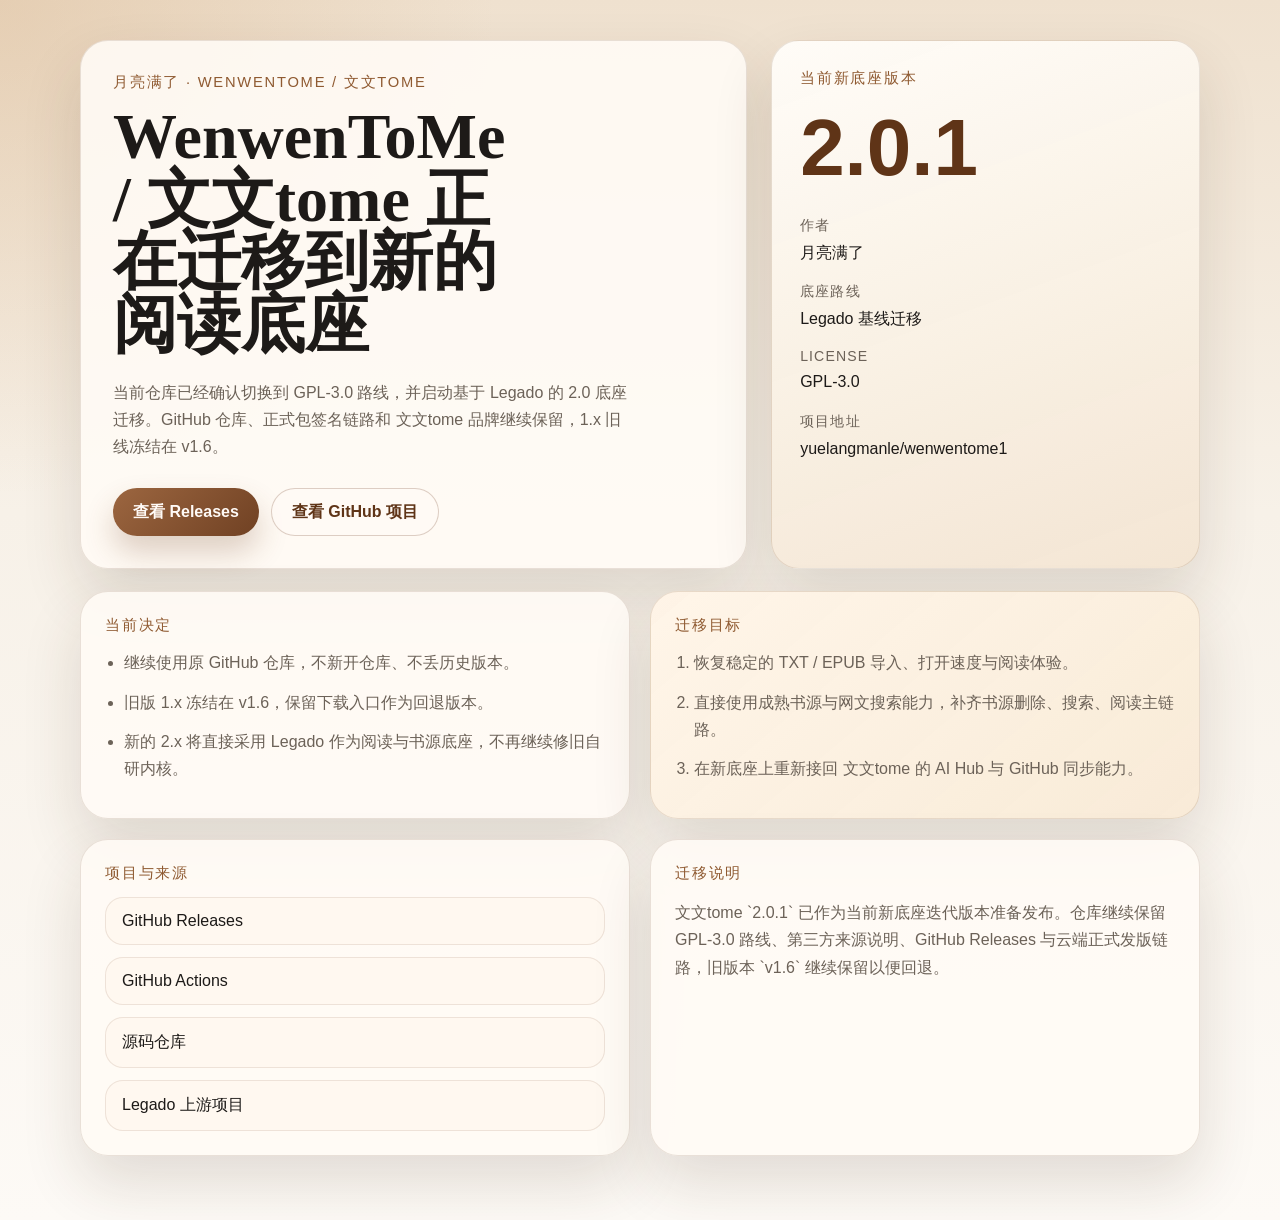
<file: site/migration-notice.html>
<!DOCTYPE html>
<html lang="zh-CN">
<head>
  <meta charset="UTF-8" />
  <meta name="viewport" content="width=device-width, initial-scale=1.0" />
  <title>WenwenToMe / 文文tome 迁移公告</title>
  <meta name="description" content="WenwenToMe / 文文tome 正在从 1.x 旧线迁移到基于 Legado 的 2.0 底座，仓库与发布链路保持不变。" />
  <link rel="stylesheet" href="./styles.css" />
</head>
<body>
  <div class="page-shell">
    <header class="hero">
      <div class="hero-copy">
        <p class="eyebrow">月亮满了 · WenwenToMe / 文文tome</p>
        <h1>WenwenToMe / 文文tome 正在迁移到新的阅读底座</h1>
        <p class="hero-text">
          当前仓库已经确认切换到 GPL-3.0 路线，并启动基于 Legado 的 2.0 底座迁移。GitHub 仓库、正式包签名链路和 文文tome 品牌继续保留，1.x 旧线冻结在 v1.6。
        </p>
        <div class="hero-actions">
          <a class="button primary" href="https://github.com/yuelangmanle/wenwentome1/releases">查看 Releases</a>
          <a class="button secondary" href="https://github.com/yuelangmanle/wenwentome1">查看 GitHub 项目</a>
        </div>
      </div>
      <section class="hero-panel">
        <p class="panel-label">当前新底座版本</p>
        <p class="panel-version">2.0.1</p>
        <dl class="panel-meta">
          <div>
            <dt>作者</dt>
            <dd>月亮满了</dd>
          </div>
          <div>
            <dt>底座路线</dt>
            <dd>Legado 基线迁移</dd>
          </div>
          <div>
            <dt>License</dt>
            <dd>GPL-3.0</dd>
          </div>
          <div>
            <dt>项目地址</dt>
            <dd>yuelangmanle/wenwentome1</dd>
          </div>
        </dl>
      </section>
    </header>

    <main class="content-grid">
      <section class="card">
        <p class="section-kicker">当前决定</p>
        <ul class="feature-list">
          <li>继续使用原 GitHub 仓库，不新开仓库、不丢历史版本。</li>
          <li>旧版 1.x 冻结在 v1.6，保留下载入口作为回退版本。</li>
          <li>新的 2.x 将直接采用 Legado 作为阅读与书源底座，不再继续修旧自研内核。</li>
        </ul>
      </section>

      <section class="card accent">
        <p class="section-kicker">迁移目标</p>
        <ol class="step-list">
          <li>恢复稳定的 TXT / EPUB 导入、打开速度与阅读体验。</li>
          <li>直接使用成熟书源与网文搜索能力，补齐书源删除、搜索、阅读主链路。</li>
          <li>在新底座上重新接回 文文tome 的 AI Hub 与 GitHub 同步能力。</li>
        </ol>
      </section>

      <section class="card">
        <p class="section-kicker">项目与来源</p>
        <div class="link-stack">
          <a href="https://github.com/yuelangmanle/wenwentome1/releases">GitHub Releases</a>
          <a href="https://github.com/yuelangmanle/wenwentome1/actions">GitHub Actions</a>
          <a href="https://github.com/yuelangmanle/wenwentome1">源码仓库</a>
          <a href="https://github.com/gedoor/legado">Legado 上游项目</a>
        </div>
      </section>

      <section class="card">
        <p class="section-kicker">迁移说明</p>
        <p class="body-text">
          文文tome `2.0.1` 已作为当前新底座迭代版本准备发布。仓库继续保留 GPL-3.0 路线、第三方来源说明、GitHub Releases 与云端正式发版链路，旧版本 `v1.6` 继续保留以便回退。
        </p>
      </section>
    </main>
  </div>
</body>
</html>
</file>
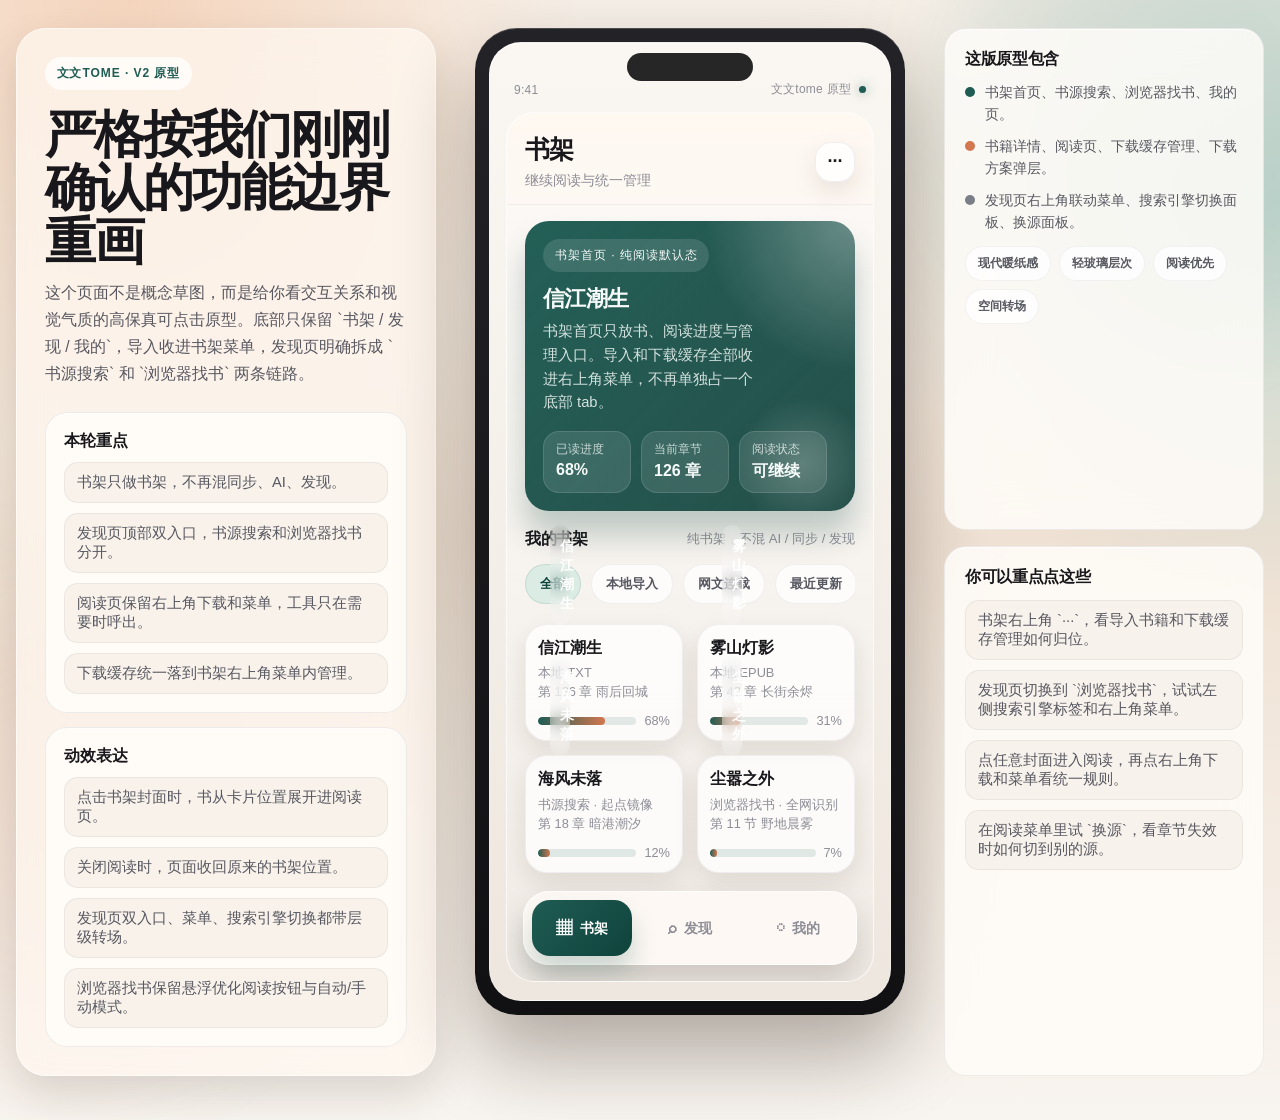
<file: site/wenwentome-v2-prototype.html>
<!DOCTYPE html>
<html lang="zh-CN">
<head>
  <meta charset="UTF-8" />
  <meta name="viewport" content="width=device-width, initial-scale=1.0" />
  <title>文文tome V2 可点击原型</title>
  <meta
    name="description"
    content="文文tome V2 高保真可点击网页原型，展示书架、发现、我的、阅读、书籍详情、下载缓存管理与浏览器找书交互。"
  />
  <style>
    :root {
      color-scheme: light;
      --bg-0: #f7f0e8;
      --bg-1: #efe1d3;
      --bg-2: #e2d1c2;
      --ink-0: #18171b;
      --ink-1: #585861;
      --ink-2: #8d8d96;
      --brand: #1f5c53;
      --brand-soft: #d8ebe3;
      --brand-strong: #0f433c;
      --accent: #d2774f;
      --accent-soft: #f7e3d8;
      --paper: #fffaf4;
      --paper-strong: #fffefc;
      --line: rgba(41, 43, 54, 0.08);
      --line-strong: rgba(41, 43, 54, 0.14);
      --shadow-xl: 0 32px 80px rgba(43, 31, 18, 0.18);
      --shadow-lg: 0 18px 40px rgba(46, 33, 24, 0.14);
      --shadow-md: 0 10px 24px rgba(46, 33, 24, 0.1);
      --radius-xl: 34px;
      --radius-lg: 26px;
      --radius-md: 20px;
      --radius-sm: 16px;
      --ease-spring: cubic-bezier(0.22, 1, 0.36, 1);
      --ease-soft: cubic-bezier(0.2, 0.65, 0.2, 1);
    }

    * {
      box-sizing: border-box;
    }

    html,
    body {
      margin: 0;
      min-height: 100%;
    }

    body {
      font-family: "SF Pro Display", "PingFang SC", "Hiragino Sans GB", "Noto Sans SC", sans-serif;
      color: var(--ink-0);
      background:
        radial-gradient(circle at 10% 0%, rgba(242, 192, 157, 0.58), transparent 28%),
        radial-gradient(circle at 100% 18%, rgba(180, 212, 205, 0.72), transparent 26%),
        linear-gradient(180deg, var(--bg-0) 0%, var(--bg-1) 48%, #f8f4ef 100%);
      overflow-x: hidden;
    }

    body::before,
    body::after {
      content: "";
      position: fixed;
      inset: auto;
      width: 36vw;
      height: 36vw;
      border-radius: 50%;
      filter: blur(60px);
      pointer-events: none;
      z-index: 0;
      opacity: 0.5;
      animation: drift 18s ease-in-out infinite alternate;
    }

    body::before {
      top: -10vw;
      right: -10vw;
      background: rgba(31, 92, 83, 0.16);
    }

    body::after {
      bottom: -12vw;
      left: -12vw;
      background: rgba(210, 119, 79, 0.18);
      animation-duration: 22s;
    }

    @keyframes drift {
      from {
        transform: translate3d(0, 0, 0) scale(1);
      }
      to {
        transform: translate3d(3vw, -2vw, 0) scale(1.08);
      }
    }

    .prototype-shell {
      position: relative;
      z-index: 1;
      width: min(1380px, calc(100% - 32px));
      margin: 0 auto;
      padding: 28px 0 44px;
      display: grid;
      grid-template-columns: minmax(320px, 420px) minmax(340px, 460px) minmax(260px, 1fr);
      gap: 24px;
      align-items: start;
    }

    .panel {
      border: 1px solid rgba(255, 255, 255, 0.5);
      background: rgba(255, 248, 241, 0.72);
      backdrop-filter: blur(20px);
      border-radius: 30px;
      box-shadow: var(--shadow-lg);
    }

    .panel.hero {
      padding: 28px;
      min-height: 100%;
    }

    .eyebrow {
      display: inline-flex;
      align-items: center;
      gap: 8px;
      padding: 8px 12px;
      border-radius: 999px;
      background: rgba(255, 255, 255, 0.72);
      color: var(--brand);
      font-size: 12px;
      font-weight: 700;
      letter-spacing: 0.08em;
      text-transform: uppercase;
    }

    .hero h1 {
      margin: 18px 0 12px;
      font-family: "Iowan Old Style", "Songti SC", "Noto Serif SC", serif;
      font-size: clamp(2.2rem, 4vw, 3.4rem);
      line-height: 1.04;
      letter-spacing: -0.04em;
    }

    .hero p {
      margin: 0;
      color: var(--ink-1);
      line-height: 1.72;
      font-size: 0.98rem;
    }

    .hero-grid {
      display: grid;
      gap: 14px;
      margin-top: 24px;
    }

    .feature-card,
    .notes-card {
      padding: 18px;
      border-radius: 22px;
      background: rgba(255, 253, 249, 0.84);
      border: 1px solid var(--line);
      box-shadow: inset 0 1px 0 rgba(255, 255, 255, 0.8);
    }

    .feature-card strong,
    .notes-card strong {
      display: block;
      margin-bottom: 10px;
      font-size: 0.98rem;
    }

    .feature-list,
    .notes-list {
      display: grid;
      gap: 10px;
      margin: 0;
      padding: 0;
      list-style: none;
      color: var(--ink-1);
      font-size: 0.92rem;
    }

    .feature-list li,
    .notes-list li {
      padding: 10px 12px;
      border-radius: 14px;
      background: rgba(247, 241, 234, 0.88);
      border: 1px solid rgba(41, 43, 54, 0.06);
    }

    .stage {
      display: grid;
      place-items: center;
      min-height: calc(100vh - 72px);
    }

    .phone {
      position: sticky;
      top: 22px;
      width: min(100%, 430px);
      padding: 14px;
      border-radius: 42px;
      background:
        linear-gradient(180deg, rgba(30, 30, 35, 0.98), rgba(12, 12, 15, 0.98));
      box-shadow:
        0 40px 80px rgba(27, 18, 10, 0.32),
        inset 0 1px 0 rgba(255, 255, 255, 0.18);
    }

    .phone-screen {
      position: relative;
      min-height: 860px;
      overflow: hidden;
      border-radius: 32px;
      background:
        linear-gradient(180deg, rgba(255, 252, 247, 0.98), rgba(247, 240, 232, 0.96));
      border: 1px solid rgba(255, 255, 255, 0.18);
      box-shadow: inset 0 1px 0 rgba(255, 255, 255, 0.7);
    }

    .phone-screen::before {
      content: "";
      position: absolute;
      top: 10px;
      left: 50%;
      transform: translateX(-50%);
      width: 126px;
      height: 28px;
      border-radius: 18px;
      background: rgba(20, 20, 22, 0.92);
      z-index: 30;
    }

    .app {
      position: relative;
      min-height: 860px;
      padding: 14px 16px 18px;
      display: flex;
      flex-direction: column;
      overflow: hidden;
    }

    .app.reader-app-mode {
      padding: 0;
    }

    .status-bar {
      position: relative;
      z-index: 2;
      display: flex;
      justify-content: space-between;
      align-items: center;
      padding: 6px 8px 14px;
      margin-top: 18px;
      color: var(--ink-2);
      font-size: 12px;
      letter-spacing: 0.02em;
    }

    .status-right {
      display: flex;
      align-items: center;
      gap: 8px;
    }

    .status-dot {
      width: 7px;
      height: 7px;
      border-radius: 50%;
      background: var(--brand);
      box-shadow: 0 0 12px rgba(31, 92, 83, 0.6);
    }

    .screen-card {
      position: relative;
      display: flex;
      flex-direction: column;
      flex: 1;
      min-height: 0;
      background:
        linear-gradient(180deg, rgba(255, 255, 255, 0.42), rgba(255, 255, 255, 0.22));
      border: 1px solid rgba(255, 255, 255, 0.62);
      border-radius: 28px;
      box-shadow: inset 0 1px 0 rgba(255, 255, 255, 0.6);
      overflow: hidden;
    }

    .screen-card.reader-mode {
      background: linear-gradient(180deg, #f7efe3 0%, #f3e8db 100%);
      border: 0;
      border-radius: 0;
      box-shadow: none;
    }

    .screen-top {
      padding: 20px 18px 14px;
      background:
        linear-gradient(180deg, rgba(255, 248, 242, 0.94), rgba(255, 248, 242, 0.76));
      border-bottom: 1px solid rgba(41, 43, 54, 0.05);
    }

    .top-row {
      display: flex;
      align-items: center;
      justify-content: space-between;
      gap: 12px;
    }

    .title-block {
      min-width: 0;
    }

    .screen-title {
      margin: 0;
      font-size: 1.55rem;
      letter-spacing: -0.03em;
    }

    .screen-subtitle {
      margin: 6px 0 0;
      color: var(--ink-2);
      font-size: 0.87rem;
    }

    .action-row {
      display: flex;
      align-items: center;
      gap: 10px;
      flex: 0 0 auto;
    }

    button {
      font: inherit;
      color: inherit;
      background: none;
      border: 0;
      padding: 0;
      cursor: pointer;
    }

    .icon-btn,
    .chip-btn,
    .nav-btn,
    .seg-btn,
    .menu-btn,
    .filter-chip,
    .result-btn,
    .cta-btn {
      transition: transform 180ms var(--ease-spring), box-shadow 180ms ease, background 180ms ease, border-color 180ms ease, opacity 180ms ease;
    }

    .icon-btn:hover,
    .chip-btn:hover,
    .nav-btn:hover,
    .seg-btn:hover,
    .menu-btn:hover,
    .filter-chip:hover,
    .result-btn:hover,
    .cta-btn:hover {
      transform: translateY(-1px);
    }

    .icon-btn {
      width: 40px;
      height: 40px;
      display: inline-grid;
      place-items: center;
      border-radius: 16px;
      background: rgba(255, 255, 255, 0.76);
      border: 1px solid rgba(41, 43, 54, 0.07);
      box-shadow: var(--shadow-md);
      font-size: 18px;
      font-weight: 700;
    }

    .icon-btn.ghost {
      background: rgba(255, 255, 255, 0.24);
      box-shadow: none;
      color: rgba(24, 23, 27, 0.8);
      border-color: rgba(255, 255, 255, 0.18);
    }

    .segmented {
      display: inline-flex;
      padding: 4px;
      gap: 4px;
      background: rgba(255, 255, 255, 0.76);
      border: 1px solid rgba(41, 43, 54, 0.06);
      border-radius: 18px;
      margin-top: 16px;
      box-shadow: inset 0 1px 0 rgba(255, 255, 255, 0.78);
    }

    .seg-btn {
      min-width: 108px;
      height: 38px;
      padding: 0 14px;
      border-radius: 14px;
      color: var(--ink-2);
      font-size: 0.92rem;
      font-weight: 700;
    }

    .seg-btn.active {
      color: #fff;
      background: linear-gradient(135deg, var(--brand), var(--brand-strong));
      box-shadow: 0 12px 24px rgba(31, 92, 83, 0.2);
    }

    .screen-body {
      position: relative;
      flex: 1;
      min-height: 0;
      overflow: auto;
      padding: 16px 18px 108px;
      scrollbar-width: none;
    }

    .screen-body::-webkit-scrollbar {
      display: none;
    }

    .hero-banner {
      position: relative;
      padding: 18px;
      border-radius: 24px;
      background:
        radial-gradient(circle at top right, rgba(255, 255, 255, 0.32), transparent 34%),
        linear-gradient(135deg, rgba(31, 92, 83, 0.98), rgba(18, 65, 59, 0.92));
      color: #f6fbf9;
      box-shadow: 0 24px 30px rgba(18, 65, 59, 0.24);
      overflow: hidden;
    }

    .hero-banner::after {
      content: "";
      position: absolute;
      inset: auto -18px -22px auto;
      width: 140px;
      height: 140px;
      background: radial-gradient(circle, rgba(255, 255, 255, 0.18), transparent 66%);
    }

    .banner-kicker {
      display: inline-flex;
      align-items: center;
      gap: 8px;
      padding: 8px 12px;
      border-radius: 999px;
      background: rgba(255, 255, 255, 0.12);
      font-size: 12px;
      letter-spacing: 0.08em;
    }

    .banner-title {
      margin: 14px 0 8px;
      font-size: 1.38rem;
      line-height: 1.2;
      letter-spacing: -0.03em;
    }

    .banner-copy {
      margin: 0;
      color: rgba(246, 251, 249, 0.84);
      font-size: 0.92rem;
      line-height: 1.6;
      max-width: 27ch;
    }

    .banner-meta {
      display: flex;
      gap: 10px;
      margin-top: 16px;
      flex-wrap: wrap;
    }

    .metric {
      min-width: 88px;
      padding: 10px 12px;
      border-radius: 16px;
      background: rgba(255, 255, 255, 0.11);
      border: 1px solid rgba(255, 255, 255, 0.12);
    }

    .metric-label {
      display: block;
      color: rgba(246, 251, 249, 0.76);
      font-size: 0.72rem;
    }

    .metric-value {
      display: block;
      margin-top: 4px;
      font-size: 1rem;
      font-weight: 700;
    }

    .section {
      margin-top: 18px;
    }

    .section-head {
      display: flex;
      align-items: center;
      justify-content: space-between;
      gap: 12px;
      margin-bottom: 14px;
    }

    .section-head h3 {
      margin: 0;
      font-size: 1rem;
      letter-spacing: -0.02em;
    }

    .section-head span {
      color: var(--ink-2);
      font-size: 0.82rem;
    }

    .book-grid {
      display: grid;
      grid-template-columns: repeat(2, minmax(0, 1fr));
      gap: 14px;
    }

    .book-card {
      position: relative;
      padding: 12px;
      border-radius: 22px;
      background: rgba(255, 255, 255, 0.74);
      border: 1px solid rgba(41, 43, 54, 0.06);
      box-shadow: var(--shadow-md);
      text-align: left;
    }

    .book-cover {
      position: relative;
      aspect-ratio: 0.72;
      border-radius: 18px;
      overflow: hidden;
      margin-bottom: 12px;
      box-shadow: 0 18px 30px rgba(28, 18, 11, 0.2);
      isolation: isolate;
    }

    .book-cover::before,
    .reader-ghost::before {
      content: "";
      position: absolute;
      inset: 0;
      background:
        radial-gradient(circle at 24% 18%, rgba(255, 255, 255, 0.34), transparent 28%),
        linear-gradient(180deg, rgba(0, 0, 0, 0.04), transparent 34%);
      z-index: 1;
    }

    .book-cover::after,
    .reader-ghost::after {
      content: attr(data-title);
      position: absolute;
      inset: auto 12px 12px 12px;
      padding: 12px 10px;
      border-radius: 12px;
      background: rgba(255, 255, 255, 0.16);
      backdrop-filter: blur(8px);
      color: #fff;
      font-size: 0.88rem;
      line-height: 1.35;
      font-weight: 700;
      z-index: 2;
    }

    .cover-c1 {
      background: linear-gradient(160deg, #215e52 0%, #0d433c 46%, #d17a52 100%);
    }

    .cover-c2 {
      background: linear-gradient(160deg, #ba7c45 0%, #8d5527 50%, #37291e 100%);
    }

    .cover-c3 {
      background: linear-gradient(160deg, #5b647c 0%, #30354b 52%, #d28e78 100%);
    }

    .cover-c4 {
      background: linear-gradient(160deg, #8f3240 0%, #52212c 44%, #f4b17e 100%);
    }

    .cover-c5 {
      background: linear-gradient(160deg, #2f5f85 0%, #113554 54%, #9cc8db 100%);
    }

    .cover-c6 {
      background: linear-gradient(160deg, #1f5e53 0%, #3e8775 40%, #f4dcc8 100%);
    }

    .book-title {
      display: block;
      font-size: 1rem;
      line-height: 1.35;
      font-weight: 700;
    }

    .book-meta {
      display: block;
      margin-top: 6px;
      color: var(--ink-2);
      font-size: 0.8rem;
      line-height: 1.45;
    }

    .continue-card,
    .search-card,
    .browser-card,
    .info-card,
    .cache-card,
    .detail-card,
    .reader-menu-card {
      padding: 16px;
      border-radius: 24px;
      background: rgba(255, 255, 255, 0.74);
      border: 1px solid rgba(41, 43, 54, 0.06);
      box-shadow: var(--shadow-md);
    }

    .mini-cover {
      height: 112px;
      border-radius: 18px;
      box-shadow: 0 14px 24px rgba(31, 92, 83, 0.16);
    }

    .search-card h3,
    .browser-card h3,
    .detail-card h3 {
      margin: 0 0 8px;
      font-size: 1rem;
      letter-spacing: -0.02em;
    }

    .search-card p,
    .browser-card p,
    .detail-card p,
    .info-card p,
    .cache-card p,
    .reader-menu-card p {
      margin: 0;
      color: var(--ink-1);
      line-height: 1.6;
      font-size: 0.88rem;
    }

    .progress {
      margin-top: 12px;
      display: flex;
      align-items: center;
      gap: 8px;
    }

    .progress-bar {
      flex: 1;
      height: 8px;
      border-radius: 999px;
      background: rgba(31, 92, 83, 0.12);
      overflow: hidden;
    }

    .progress-bar span {
      display: block;
      width: var(--width, 0%);
      height: 100%;
      border-radius: inherit;
      background: linear-gradient(90deg, var(--brand), var(--accent));
    }

    .progress-value {
      font-size: 0.8rem;
      color: var(--ink-2);
    }

    .cta-row {
      display: flex;
      align-items: center;
      gap: 10px;
      flex-wrap: wrap;
      margin-top: 16px;
    }

    .cta-btn {
      min-height: 42px;
      padding: 0 16px;
      border-radius: 16px;
      font-weight: 700;
      font-size: 0.9rem;
      border: 1px solid transparent;
    }

    .cta-btn.primary {
      color: #fff;
      background: linear-gradient(135deg, var(--brand), var(--brand-strong));
      box-shadow: 0 14px 28px rgba(31, 92, 83, 0.2);
    }

    .cta-btn.secondary {
      color: var(--brand-strong);
      background: rgba(216, 235, 227, 0.8);
      border-color: rgba(31, 92, 83, 0.08);
    }

    .cta-btn.tertiary {
      color: var(--ink-1);
      background: rgba(255, 248, 242, 0.84);
      border-color: rgba(41, 43, 54, 0.08);
    }

    .filter-row {
      display: flex;
      gap: 10px;
      overflow: auto;
      padding-bottom: 2px;
      scrollbar-width: none;
    }

    .filter-row::-webkit-scrollbar {
      display: none;
    }

    .filter-chip {
      flex: 0 0 auto;
      padding: 10px 14px;
      border-radius: 999px;
      background: rgba(255, 255, 255, 0.76);
      border: 1px solid rgba(41, 43, 54, 0.06);
      color: var(--ink-1);
      font-size: 0.84rem;
      font-weight: 700;
    }

    .filter-chip.active {
      color: var(--brand-strong);
      background: rgba(216, 235, 227, 0.88);
      border-color: rgba(31, 92, 83, 0.12);
    }

    .search-row,
    .browser-row {
      display: grid;
      grid-template-columns: minmax(0, 1fr) 86px;
      gap: 10px;
      align-items: center;
    }

    .browser-row {
      grid-template-columns: 64px minmax(0, 1fr) 72px;
    }

    .search-input,
    .browser-input {
      min-height: 48px;
      padding: 0 16px;
      border-radius: 18px;
      background: rgba(255, 255, 255, 0.84);
      border: 1px solid rgba(41, 43, 54, 0.08);
      color: var(--ink-1);
      display: flex;
      align-items: center;
      gap: 10px;
      box-shadow: inset 0 1px 0 rgba(255, 255, 255, 0.72);
    }

    .search-placeholder {
      color: var(--ink-2);
      white-space: nowrap;
      overflow: hidden;
      text-overflow: ellipsis;
    }

    .chip-btn {
      min-height: 44px;
      padding: 0 14px;
      border-radius: 16px;
      background: rgba(216, 235, 227, 0.88);
      border: 1px solid rgba(31, 92, 83, 0.1);
      color: var(--brand-strong);
      font-size: 0.84rem;
      font-weight: 800;
      box-shadow: var(--shadow-md);
    }

    .search-submit {
      width: 100%;
      min-width: 0;
      min-height: 46px;
      padding: 0 10px;
      border-radius: 16px;
      color: #fff;
      background: linear-gradient(135deg, var(--accent), #b25f3a);
      box-shadow: 0 14px 24px rgba(210, 119, 79, 0.24);
      font-weight: 800;
    }

    .result-list,
    .cache-list,
    .source-list {
      display: grid;
      gap: 12px;
      margin-top: 14px;
    }

    .result-item,
    .cache-item,
    .source-item {
      display: grid;
      grid-template-columns: 62px minmax(0, 1fr) auto;
      gap: 12px;
      align-items: center;
      padding: 12px;
      border-radius: 20px;
      background: rgba(255, 255, 255, 0.82);
      border: 1px solid rgba(41, 43, 54, 0.06);
    }

    .result-item .mini-cover,
    .cache-item .mini-cover,
    .source-item .mini-cover {
      height: 84px;
      border-radius: 16px;
    }

    .item-title {
      display: block;
      font-size: 0.94rem;
      font-weight: 700;
      line-height: 1.35;
    }

    .item-meta {
      display: block;
      margin-top: 4px;
      color: var(--ink-2);
      font-size: 0.78rem;
      line-height: 1.55;
    }

    .tag-row {
      display: flex;
      gap: 8px;
      flex-wrap: wrap;
      margin-top: 8px;
    }

    .tag {
      display: inline-flex;
      align-items: center;
      padding: 6px 10px;
      border-radius: 999px;
      background: rgba(247, 227, 216, 0.88);
      color: #9d5738;
      font-size: 0.72rem;
      font-weight: 700;
    }

    .tag.brand {
      background: rgba(216, 235, 227, 0.88);
      color: var(--brand-strong);
    }

    .result-btn,
    .menu-btn {
      min-height: 38px;
      padding: 0 14px;
      border-radius: 14px;
      border: 1px solid rgba(41, 43, 54, 0.08);
      background: rgba(255, 255, 255, 0.78);
      color: var(--ink-1);
      font-weight: 700;
      font-size: 0.82rem;
    }

    .reader-top {
      position: absolute;
      inset: 0 0 auto 0;
      z-index: 6;
      padding: 18px 18px 0;
      pointer-events: none;
    }

    .reader-system-bar {
      display: flex;
      align-items: center;
      justify-content: space-between;
      padding: 8px 6px 12px;
      color: rgba(45, 36, 29, 0.56);
      font-size: 0.76rem;
      letter-spacing: 0.02em;
    }

    .reader-system-right {
      display: flex;
      align-items: center;
      gap: 8px;
    }

    .reader-toolbar {
      display: flex;
      align-items: center;
      justify-content: space-between;
      gap: 12px;
      padding: 10px;
      border-radius: 22px;
      background: rgba(255, 251, 246, 0.78);
      backdrop-filter: blur(16px);
      box-shadow: var(--shadow-md);
      border: 1px solid rgba(255, 255, 255, 0.7);
      pointer-events: auto;
      transition: opacity 220ms ease, transform 220ms var(--ease-soft);
    }

    .screen-card.reader-mode .reader-top {
      padding: 18px 22px 0;
      background: linear-gradient(180deg, rgba(247, 239, 227, 0.92), rgba(247, 239, 227, 0.7) 55%, transparent 100%);
    }

    .screen-card.reader-mode .reader-toolbar {
      padding: 4px 0 0;
      border: 0;
      border-radius: 0;
      background: transparent;
      backdrop-filter: none;
      box-shadow: none;
    }

    .reader-toolbar.hidden {
      opacity: 0;
      transform: translateY(-14px);
      pointer-events: none;
    }

    .reader-toolbar .title-block {
      text-align: center;
      flex: 1;
    }

    .reader-toolbar .screen-title {
      font-size: 0.94rem;
    }

    .reader-toolbar .screen-subtitle {
      margin-top: 2px;
      font-size: 0.74rem;
    }

    .reader-quick-tools {
      position: absolute;
      inset: auto 20px 22px 20px;
      z-index: 6;
      display: grid;
      grid-template-columns: repeat(4, minmax(0, 1fr));
      gap: 10px;
      opacity: 1;
      transition: opacity 220ms ease, transform 220ms var(--ease-soft);
    }

    .reader-quick-tools.hidden {
      opacity: 0;
      transform: translateY(12px);
      pointer-events: none;
    }

    .reader-tool-btn {
      min-height: 54px;
      padding: 8px 10px;
      border-radius: 18px;
      background: rgba(255, 251, 246, 0.88);
      backdrop-filter: blur(18px);
      border: 1px solid rgba(255, 255, 255, 0.8);
      box-shadow: var(--shadow-md);
      display: flex;
      flex-direction: column;
      align-items: center;
      justify-content: center;
      gap: 4px;
    }

    .reader-tool-btn strong {
      font-size: 0.8rem;
      line-height: 1;
    }

    .reader-tool-btn span {
      color: var(--ink-2);
      font-size: 0.68rem;
      line-height: 1;
    }

    .reader-shell {
      position: relative;
      flex: 1;
      min-height: 0;
      display: flex;
      flex-direction: column;
      padding: 0 28px;
      background: none;
    }

    .reader-inner {
      flex: 1;
      overflow: auto;
      padding: 128px 0 100px;
      scrollbar-width: none;
    }

    .reader-inner::-webkit-scrollbar {
      display: none;
    }

    .reader-hint {
      position: static;
      display: inline-flex;
      padding: 0;
      border-radius: 0;
      background: transparent;
      color: var(--ink-2);
      box-shadow: none;
      font-size: 0.78rem;
      margin-bottom: 18px;
    }

    .reader-article {
      font-family: "Source Han Serif SC", "Noto Serif SC", "Songti SC", serif;
      color: #2d241d;
      line-height: 1.98;
      font-size: 1.08rem;
      letter-spacing: 0.02em;
      word-break: break-word;
    }

    .reader-article h2 {
      margin: 0 0 18px;
      font-size: 1.35rem;
      line-height: 1.4;
      letter-spacing: -0.03em;
    }

    .reader-article p {
      margin: 0 0 18px;
      text-indent: 2em;
    }

    .reader-footer {
      display: flex;
      justify-content: space-between;
      align-items: center;
      margin-top: 10px;
      color: rgba(45, 36, 29, 0.56);
      font-size: 0.78rem;
    }

    .reader-bottom-meta {
      position: absolute;
      left: 28px;
      right: 28px;
      bottom: 18px;
      z-index: 5;
      display: grid;
      grid-template-columns: repeat(3, minmax(0, 1fr));
      gap: 10px;
      color: rgba(45, 36, 29, 0.56);
      font-size: 0.76rem;
      letter-spacing: 0.01em;
    }

    .reader-bottom-meta span:nth-child(2) {
      text-align: center;
    }

    .reader-bottom-meta span:nth-child(3) {
      text-align: right;
    }

    .bottom-nav {
      position: absolute;
      inset: auto 16px 16px;
      z-index: 8;
      display: grid;
      grid-template-columns: repeat(3, minmax(0, 1fr));
      gap: 8px;
      padding: 8px;
      border-radius: 26px;
      background: rgba(255, 251, 246, 0.82);
      backdrop-filter: blur(18px);
      border: 1px solid rgba(255, 255, 255, 0.76);
      box-shadow: 0 18px 34px rgba(39, 30, 20, 0.18);
    }

    .nav-btn {
      min-height: 56px;
      border-radius: 18px;
      color: var(--ink-2);
      display: flex;
      align-items: center;
      justify-content: center;
      gap: 8px;
      font-size: 0.88rem;
      font-weight: 700;
    }

    .nav-btn.active {
      color: #fff;
      background: linear-gradient(135deg, var(--brand), var(--brand-strong));
      box-shadow: 0 16px 26px rgba(31, 92, 83, 0.22);
    }

    .nav-icon {
      font-size: 1rem;
    }

    .overlay-layer {
      position: absolute;
      inset: 0;
      z-index: 12;
      pointer-events: none;
    }

    .scrim {
      position: absolute;
      inset: 0;
      background: rgba(28, 22, 17, 0.28);
      opacity: 0;
      animation: fade-in 160ms ease forwards;
      pointer-events: auto;
    }

    @keyframes fade-in {
      from {
        opacity: 0;
      }
      to {
        opacity: 1;
      }
    }

    .overlay-panel {
      position: absolute;
      pointer-events: auto;
      border-radius: 22px;
      background: rgba(255, 251, 246, 0.96);
      border: 1px solid rgba(255, 255, 255, 0.82);
      box-shadow: var(--shadow-xl);
      backdrop-filter: blur(20px);
      animation: panel-rise 240ms var(--ease-spring) both;
    }

    @keyframes panel-rise {
      from {
        opacity: 0;
        transform: translateY(18px) scale(0.98);
      }
      to {
        opacity: 1;
        transform: translateY(0) scale(1);
      }
    }

    .menu-panel {
      top: 94px;
      right: 18px;
      width: 246px;
      padding: 10px;
    }

    .menu-item {
      width: 100%;
      display: grid;
      grid-template-columns: 1fr auto;
      gap: 10px;
      align-items: center;
      padding: 12px 12px;
      border-radius: 16px;
      text-align: left;
      color: var(--ink-0);
    }

    .menu-item + .menu-item {
      margin-top: 4px;
    }

    .menu-item:hover {
      background: rgba(247, 241, 234, 0.84);
    }

    .menu-item strong,
    .option-item strong {
      display: block;
      font-size: 0.9rem;
      line-height: 1.3;
    }

    .menu-item span,
    .option-item span {
      display: block;
      margin-top: 4px;
      color: var(--ink-2);
      font-size: 0.74rem;
      line-height: 1.5;
    }

    .menu-mark {
      color: var(--brand);
      font-size: 1rem;
      font-weight: 800;
    }

    .sheet-panel {
      inset: auto 12px 14px 12px;
      padding: 12px;
      border-radius: 26px;
    }

    .drawer-panel {
      top: 0;
      bottom: 0;
      width: min(82%, 316px);
      padding: 18px 14px 18px 16px;
      border-radius: 0;
      backdrop-filter: blur(26px);
      animation: drawer-in 260ms var(--ease-spring) both;
    }

    .drawer-panel.left {
      left: 0;
      border-top-right-radius: 24px;
      border-bottom-right-radius: 24px;
    }

    .drawer-panel.right {
      right: 0;
      border-top-left-radius: 24px;
      border-bottom-left-radius: 24px;
    }

    @keyframes drawer-in {
      from {
        opacity: 0;
        transform: translateX(-18px);
      }
      to {
        opacity: 1;
        transform: translateX(0);
      }
    }

    .drawer-panel.right {
      animation-name: drawer-in-right;
    }

    @keyframes drawer-in-right {
      from {
        opacity: 0;
        transform: translateX(18px);
      }
      to {
        opacity: 1;
        transform: translateX(0);
      }
    }

    .drawer-handle {
      position: absolute;
      top: 50%;
      width: 16px;
      height: 72px;
      margin-top: -36px;
      border-radius: 999px;
      background: rgba(255, 255, 255, 0.68);
      border: 1px solid rgba(41, 43, 54, 0.08);
      box-shadow: var(--shadow-md);
    }

    .drawer-panel.left .drawer-handle {
      right: -8px;
    }

    .drawer-panel.right .drawer-handle {
      left: -8px;
    }

    .drawer-list {
      display: grid;
      gap: 8px;
      margin-top: 12px;
    }

    .drawer-item {
      padding: 10px 12px;
      border-radius: 16px;
      background: rgba(255, 255, 255, 0.8);
      border: 1px solid rgba(41, 43, 54, 0.06);
    }

    .drawer-item.expanded {
      background: rgba(216, 235, 227, 0.3);
      border-color: rgba(31, 92, 83, 0.1);
    }

    .drawer-main {
      display: grid;
      grid-template-columns: minmax(0, 1fr) auto;
      gap: 8px;
      align-items: center;
    }

    .drawer-title {
      display: block;
      font-size: 0.92rem;
      font-weight: 700;
      line-height: 1.35;
    }

    .drawer-meta {
      display: block;
      margin-top: 4px;
      color: var(--ink-2);
      font-size: 0.74rem;
      line-height: 1.45;
    }

    .drawer-toggle,
    .drawer-action {
      min-height: 32px;
      padding: 0 12px;
      border-radius: 12px;
      border: 1px solid rgba(41, 43, 54, 0.08);
      background: rgba(255, 255, 255, 0.84);
      color: var(--ink-1);
      font-size: 0.76rem;
      font-weight: 700;
    }

    .drawer-children {
      margin-top: 8px;
      padding-top: 8px;
      border-top: 1px dashed rgba(41, 43, 54, 0.08);
      color: var(--ink-2);
      font-size: 0.74rem;
      line-height: 1.6;
    }

    .sheet-head {
      display: flex;
      align-items: center;
      justify-content: space-between;
      gap: 12px;
      margin-bottom: 10px;
      padding: 4px 4px 10px;
    }

    .sheet-head h4 {
      margin: 0;
      font-size: 1rem;
      letter-spacing: -0.02em;
    }

    .sheet-head p {
      margin: 4px 0 0;
      color: var(--ink-2);
      font-size: 0.78rem;
    }

    .option-grid {
      display: grid;
      gap: 8px;
    }

    .reader-settings-grid {
      display: grid;
      gap: 12px;
    }

    .setting-group {
      padding: 14px;
      border-radius: 18px;
      background: rgba(255, 255, 255, 0.78);
      border: 1px solid rgba(41, 43, 54, 0.06);
    }

    .setting-group h5 {
      margin: 0 0 10px;
      font-size: 0.84rem;
      color: var(--ink-1);
      letter-spacing: 0.02em;
    }

    .tiny-chip-row {
      display: flex;
      flex-wrap: wrap;
      gap: 8px;
    }

    .tiny-chip {
      padding: 8px 12px;
      border-radius: 999px;
      background: rgba(247, 241, 234, 0.9);
      border: 1px solid rgba(41, 43, 54, 0.06);
      font-size: 0.78rem;
      font-weight: 700;
      color: var(--ink-1);
    }

    .tiny-chip.active {
      background: rgba(216, 235, 227, 0.94);
      color: var(--brand-strong);
      border-color: rgba(31, 92, 83, 0.12);
    }

    .palette-row {
      display: flex;
      flex-wrap: wrap;
      gap: 10px;
    }

    .palette-swatch {
      width: 36px;
      height: 36px;
      border-radius: 50%;
      border: 2px solid rgba(255, 255, 255, 0.9);
      box-shadow: 0 8px 18px rgba(41, 43, 54, 0.12);
    }

    .option-item {
      width: 100%;
      padding: 14px 14px;
      border-radius: 18px;
      border: 1px solid rgba(41, 43, 54, 0.06);
      background: rgba(255, 255, 255, 0.78);
      text-align: left;
    }

    .option-item.active {
      background: rgba(216, 235, 227, 0.92);
      border-color: rgba(31, 92, 83, 0.12);
    }

    .floating-bubble {
      position: absolute;
      right: 18px;
      bottom: 110px;
      z-index: 9;
      display: inline-flex;
      align-items: center;
      gap: 8px;
      min-height: 42px;
      padding: 0 12px;
      border-radius: 999px;
      background: linear-gradient(135deg, rgba(31, 92, 83, 0.98), rgba(18, 65, 59, 0.96));
      color: #f5fbf9;
      box-shadow: 0 24px 36px rgba(31, 92, 83, 0.28);
      animation: bubble-float 2.8s ease-in-out infinite;
    }

    .floating-bubble.manual {
      background: linear-gradient(135deg, rgba(210, 119, 79, 0.98), rgba(177, 91, 56, 0.96));
      box-shadow: 0 24px 36px rgba(210, 119, 79, 0.24);
    }

    @keyframes bubble-float {
      0%,
      100% {
        transform: translateY(0);
      }
      50% {
        transform: translateY(-5px);
      }
    }

    .floating-bubble small {
      color: rgba(245, 251, 249, 0.76);
      font-size: 0.66rem;
    }

    .detail-layout {
      display: grid;
      gap: 16px;
    }

    .detail-hero {
      display: grid;
      grid-template-columns: 112px minmax(0, 1fr);
      gap: 14px;
      align-items: center;
    }

    .detail-cover {
      height: 154px;
      border-radius: 22px;
      box-shadow: 0 18px 28px rgba(34, 24, 14, 0.18);
    }

    .detail-meta {
      display: grid;
      gap: 8px;
    }

    .detail-meta .screen-title {
      font-size: 1.28rem;
    }

    .detail-section-title {
      margin: 0 0 8px;
      font-size: 0.92rem;
      color: var(--ink-2);
      letter-spacing: 0.03em;
    }

    .detail-paragraph {
      margin: 0;
      color: var(--ink-1);
      line-height: 1.75;
      font-size: 0.9rem;
    }

    .cache-stat {
      display: grid;
      grid-template-columns: repeat(3, minmax(0, 1fr));
      gap: 10px;
      margin-bottom: 12px;
    }

    .stat-card {
      padding: 12px;
      border-radius: 18px;
      background: rgba(255, 255, 255, 0.76);
      border: 1px solid rgba(41, 43, 54, 0.06);
    }

    .stat-card span {
      display: block;
      color: var(--ink-2);
      font-size: 0.74rem;
    }

    .stat-card strong {
      display: block;
      margin-top: 6px;
      font-size: 1.1rem;
    }

    .notice {
      position: absolute;
      left: 50%;
      bottom: 92px;
      transform: translateX(-50%);
      z-index: 15;
      padding: 12px 16px;
      border-radius: 999px;
      background: rgba(23, 23, 28, 0.86);
      color: #fff;
      box-shadow: 0 20px 32px rgba(15, 15, 18, 0.2);
      font-size: 0.82rem;
      animation: notice-pop 220ms var(--ease-spring) both;
      white-space: nowrap;
    }

    @keyframes notice-pop {
      from {
        opacity: 0;
        transform: translateX(-50%) translateY(10px) scale(0.98);
      }
      to {
        opacity: 1;
        transform: translateX(-50%) translateY(0) scale(1);
      }
    }

    .reader-ghost {
      position: fixed;
      z-index: 999;
      border-radius: 24px;
      overflow: hidden;
      box-shadow: 0 28px 60px rgba(21, 18, 16, 0.3);
      transition:
        left 420ms var(--ease-spring),
        top 420ms var(--ease-spring),
        width 420ms var(--ease-spring),
        height 420ms var(--ease-spring),
        border-radius 420ms var(--ease-spring),
        opacity 420ms ease;
    }

    .reader-ghost::after {
      font-size: 1rem;
    }

    .right-notes {
      display: grid;
      gap: 16px;
      align-self: stretch;
    }

    .notes-card {
      padding: 20px;
    }

    .notes-card h3 {
      margin: 0 0 12px;
      font-size: 1rem;
      letter-spacing: -0.02em;
    }

    .notes-badge-row {
      display: flex;
      flex-wrap: wrap;
      gap: 8px;
      margin-top: 12px;
    }

    .notes-badge {
      padding: 8px 12px;
      border-radius: 999px;
      background: rgba(255, 255, 255, 0.82);
      border: 1px solid rgba(41, 43, 54, 0.06);
      color: var(--ink-1);
      font-size: 0.76rem;
      font-weight: 700;
    }

    .legend-list {
      display: grid;
      gap: 10px;
      margin: 0;
      padding: 0;
      list-style: none;
    }

    .legend-list li {
      display: grid;
      grid-template-columns: 10px minmax(0, 1fr);
      gap: 10px;
      align-items: start;
      color: var(--ink-1);
      font-size: 0.86rem;
      line-height: 1.6;
    }

    .legend-dot {
      width: 10px;
      height: 10px;
      margin-top: 5px;
      border-radius: 50%;
    }

    .legend-dot.brand {
      background: var(--brand);
    }

    .legend-dot.accent {
      background: var(--accent);
    }

    .legend-dot.ink {
      background: #7a7e86;
    }

    .back-link {
      display: inline-flex;
      align-items: center;
      gap: 8px;
      color: var(--ink-2);
      font-size: 0.85rem;
      font-weight: 700;
      margin-bottom: 14px;
    }

    .empty-divider {
      height: 1px;
      margin: 16px 0;
      background: linear-gradient(90deg, transparent, rgba(41, 43, 54, 0.1), transparent);
    }

    @media (max-width: 1220px) {
      .prototype-shell {
        grid-template-columns: 1fr minmax(340px, 460px);
      }

      .right-notes {
        grid-column: 1 / -1;
        grid-template-columns: repeat(2, minmax(0, 1fr));
      }
    }

    @media (max-width: 900px) {
      .prototype-shell {
        width: min(100% - 20px, 1380px);
        grid-template-columns: 1fr;
        padding-top: 18px;
      }

      .stage {
        min-height: auto;
      }

      .phone {
        position: relative;
        top: auto;
      }

      .right-notes {
        grid-template-columns: 1fr;
      }
    }
  </style>
</head>
<body>
  <div class="prototype-shell">
    <section class="panel hero">
      <div class="eyebrow">文文tome · V2 原型</div>
      <h1>严格按我们刚刚确认的功能边界重画</h1>
      <p>
        这个页面不是概念草图，而是给你看交互关系和视觉气质的高保真可点击原型。底部只保留
        `书架 / 发现 / 我的`，导入收进书架菜单，发现页明确拆成 `书源搜索` 和 `浏览器找书` 两条链路。
      </p>
      <div class="hero-grid">
        <article class="feature-card">
          <strong>本轮重点</strong>
          <ul class="feature-list">
            <li>书架只做书架，不再混同步、AI、发现。</li>
            <li>发现页顶部双入口，书源搜索和浏览器找书分开。</li>
            <li>阅读页保留右上角下载和菜单，工具只在需要时呼出。</li>
            <li>下载缓存统一落到书架右上角菜单内管理。</li>
          </ul>
        </article>
        <article class="feature-card">
          <strong>动效表达</strong>
          <ul class="feature-list">
            <li>点击书架封面时，书从卡片位置展开进阅读页。</li>
            <li>关闭阅读时，页面收回原来的书架位置。</li>
            <li>发现页双入口、菜单、搜索引擎切换都带层级转场。</li>
            <li>浏览器找书保留悬浮优化阅读按钮与自动/手动模式。</li>
          </ul>
        </article>
      </div>
    </section>

    <section class="stage">
      <div class="phone">
        <div class="phone-screen">
          <div id="app" class="app"></div>
        </div>
      </div>
    </section>

    <aside class="right-notes">
      <article class="notes-card panel">
        <h3>这版原型包含</h3>
        <ul class="legend-list">
          <li><span class="legend-dot brand"></span><span>书架首页、书源搜索、浏览器找书、我的页。</span></li>
          <li><span class="legend-dot accent"></span><span>书籍详情、阅读页、下载缓存管理、下载方案弹层。</span></li>
          <li><span class="legend-dot ink"></span><span>发现页右上角联动菜单、搜索引擎切换面板、换源面板。</span></li>
        </ul>
        <div class="notes-badge-row">
          <span class="notes-badge">现代暖纸感</span>
          <span class="notes-badge">轻玻璃层次</span>
          <span class="notes-badge">阅读优先</span>
          <span class="notes-badge">空间转场</span>
        </div>
      </article>

      <article class="notes-card panel">
        <h3>你可以重点点这些</h3>
        <ul class="notes-list">
          <li>书架右上角 `···`，看导入书籍和下载缓存管理如何归位。</li>
          <li>发现页切换到 `浏览器找书`，试试左侧搜索引擎标签和右上角菜单。</li>
          <li>点任意封面进入阅读，再点右上角下载和菜单看统一规则。</li>
          <li>在阅读菜单里试 `换源`，看章节失效时如何切到别的源。</li>
        </ul>
      </article>
    </aside>
  </div>

  <script>
    const books = [
      {
        id: "jiangliu",
        title: "信江潮生",
        author: "月舟",
        source: "本地 TXT",
        progress: 68,
        chapter: "第 126 章 雨后回城",
        coverClass: "cover-c1",
        description: "一部沿江而生的现实叙事长篇，缓慢铺开人物关系和地域气味，适合沉浸式长时间阅读。",
        summary: "本地导入后保留章节结构、封面与最近阅读位置。详情页可自动联网补全作者、简介和标签。"
      },
      {
        id: "wushan",
        title: "雾山灯影",
        author: "纪砚",
        source: "本地 EPUB",
        progress: 31,
        chapter: "第 42 章 长街余烬",
        coverClass: "cover-c2",
        description: "偏悬疑和地方志质感的长篇，章节篇幅短，适合分段缓存。",
        summary: "EPUB 进入阅读时同样走统一阅读页，右上角保留下载和详情入口。"
      },
      {
        id: "haifeng",
        title: "海风未落",
        author: "沈知遇",
        source: "书源搜索 · 起点镜像",
        progress: 12,
        chapter: "第 18 章 暗港潮汐",
        coverClass: "cover-c3",
        description: "书源检索得到的连载书籍，进入前先展示作者、简介、来源，再决定加入书架或开始阅读。",
        summary: "支持章节级换源，遇到单源失效时允许下一章直接切到其他可用来源。"
      },
      {
        id: "chenxiao",
        title: "尘嚣之外",
        author: "青岚",
        source: "浏览器找书 · 全网识别",
        progress: 7,
        chapter: "第 11 节 野地晨雾",
        coverClass: "cover-c4",
        description: "来自浏览器找书模式，识别目录页后自动抽正文，并支持继续抓取“下一章”。",
        summary: "浏览器找书不强制先走详情，但进阅读后也能从右上角菜单进入书籍详情。"
      }
    ];

    const sourceResults = [
      {
        id: "haifeng",
        title: "海风未落",
        author: "沈知遇",
        source: "起点镜像 A",
        words: "183 万字 · 连载中",
        tags: ["都市", "群像", "可换源"],
        coverClass: "cover-c3"
      },
      {
        id: "jiangbei",
        title: "江北旧梦",
        author: "北时",
        source: "番茄镜像 B",
        words: "96 万字 · 已完结",
        tags: ["年代", "成长", "已缓存目录"],
        coverClass: "cover-c5"
      },
      {
        id: "qianchao",
        title: "浅潮记",
        author: "阿弥",
        source: "书源聚合 C",
        words: "254 万字 · 连载中",
        tags: ["海岛", "慢热", "多源可读"],
        coverClass: "cover-c6"
      }
    ];

    const cacheItems = [
      {
        id: "cache-haifeng",
        title: "海风未落",
        source: "书源搜索",
        range: "已缓存：后续 120 章",
        progress: 72,
        coverClass: "cover-c3"
      },
      {
        id: "cache-chenxiao",
        title: "尘嚣之外",
        source: "浏览器找书",
        range: "已缓存：整本抓取至第 248 章",
        progress: 46,
        coverClass: "cover-c4"
      },
      {
        id: "cache-jiangliu",
        title: "信江潮生",
        source: "本地导入",
        range: "封面与目录已同步",
        progress: 100,
        coverClass: "cover-c1"
      }
    ];

    const engines = ["必应", "百度", "搜狗", "搜狐", "神马", "谷歌", "自定义"];

    const sourceAlternatives = [
      { name: "起点镜像 A", status: "当前章节可读，下一章已失效", tone: "warn" },
      { name: "书源聚合 C", status: "已定位到第 127 章，可无缝续读", tone: "ok" },
      { name: "番茄镜像 B", status: "目录较旧，缺少近 6 章", tone: "mute" }
    ];

    const state = {
      tab: "shelf",
      discoverMode: "source",
      view: "root",
      sheet: null,
      activeBookId: "jiangliu",
      detailBookId: "haifeng",
      browserEngine: "必应",
      browserMode: "标准浏览",
      browserAssist: "auto",
      readerUiVisible: false,
      notice: "",
      noticeTimer: null,
      readerOrigin: null
    };

    const app = document.getElementById("app");

    function getBook(id) {
      return books.find((book) => book.id === id) || books[0];
    }

    function showNotice(text) {
      state.notice = text;
      render();
      if (state.noticeTimer) {
        clearTimeout(state.noticeTimer);
      }
      state.noticeTimer = window.setTimeout(() => {
        state.notice = "";
        render();
      }, 2200);
    }

    function headerTitle() {
      if (state.view === "downloads") {
        return ["下载缓存管理", "统一管理本地与网络书籍缓存"];
      }
      if (state.view === "detail") {
        return ["书籍详情", "作者、简介、封面与来源信息"];
      }
      if (state.view === "reader") {
        const book = getBook(state.activeBookId);
        return [book.title, book.chapter];
      }
      if (state.tab === "discover") {
        return ["发现", state.discoverMode === "source" ? "书源搜索" : "浏览器找书"];
      }
      if (state.tab === "me") {
        return ["我的", "AI、同步与偏好设置"];
      }
      return ["书架", "继续阅读与统一管理"];
    }

    function renderHeaderActions() {
      if (state.view === "reader") {
        return "";
      }

      if (state.view === "detail" || state.view === "downloads") {
        return `
          <div class="action-row">
            <button class="icon-btn" data-action="go-root" aria-label="返回首页">←</button>
          </div>
        `;
      }

      if (state.view === "root" && state.tab === "me") {
        return "";
      }

      return `
        <div class="action-row">
          <button class="icon-btn" data-action="toggle-sheet" data-sheet="${state.tab === "discover" ? "discover-menu" : "shelf-menu"}" aria-label="打开菜单">···</button>
        </div>
      `;
    }

    function renderSegmented() {
      if (state.view !== "root" || state.tab !== "discover") {
        return "";
      }

      return `
        <div class="segmented" role="tablist" aria-label="发现模式切换">
          <button class="seg-btn ${state.discoverMode === "source" ? "active" : ""}" data-action="switch-discover" data-mode="source">书源搜索</button>
          <button class="seg-btn ${state.discoverMode === "browser" ? "active" : ""}" data-action="switch-discover" data-mode="browser">浏览器找书</button>
        </div>
      `;
    }

    function renderShelf() {
      const activeBook = getBook("jiangliu");

      return `
        <section class="hero-banner">
          <span class="banner-kicker">书架首页 · 纯阅读默认态</span>
          <h2 class="banner-title">${activeBook.title}</h2>
          <p class="banner-copy">书架首页只放书、阅读进度与管理入口。导入和下载缓存全部收进右上角菜单，不再单独占一个底部 tab。</p>
          <div class="banner-meta">
            <div class="metric">
              <span class="metric-label">已读进度</span>
              <span class="metric-value">${activeBook.progress}%</span>
            </div>
            <div class="metric">
              <span class="metric-label">当前章节</span>
              <span class="metric-value">126 章</span>
            </div>
            <div class="metric">
              <span class="metric-label">阅读状态</span>
              <span class="metric-value">可继续</span>
            </div>
          </div>
        </section>

        <section class="section">
          <div class="section-head">
            <h3>我的书架</h3>
            <span>纯书架，不混 AI / 同步 / 发现</span>
          </div>
          <div class="filter-row">
            <button class="filter-chip active">全部</button>
            <button class="filter-chip">本地导入</button>
            <button class="filter-chip">网文连载</button>
            <button class="filter-chip">最近更新</button>
          </div>
          <div class="section"></div>
          <div class="book-grid">
            ${books
              .map(
                (book) => `
                  <button class="book-card" data-action="open-reader" data-book="${book.id}" data-origin="shelf">
                    <span class="book-cover ${book.coverClass}" data-title="${book.title}"></span>
                    <span class="book-title">${book.title}</span>
                    <span class="book-meta">${book.source}<br />${book.chapter}</span>
                    <div class="progress">
                      <div class="progress-bar" style="--width:${book.progress}%"><span></span></div>
                      <span class="progress-value">${book.progress}%</span>
                    </div>
                  </button>
                `
              )
              .join("")}
          </div>
        </section>
      `;
    }

    function renderSourceSearch() {
      return `
        <section class="search-card">
          <h3>站内搜索</h3>
          <p>站内搜索就是基于已导入并启用的书源来搜书。先搜，再进详情页，再决定加入书架或开始阅读。</p>
          <div class="cta-row">
            <button class="filter-chip active">已启用 12 个书源</button>
            <button class="filter-chip">聚合排序</button>
            <button class="filter-chip">优先最新章节</button>
          </div>
          <div class="section"></div>
          <div class="search-row">
            <div class="search-input">
              <span>🔎</span>
              <span class="search-placeholder">搜索书名、作者、别名……</span>
            </div>
            <button class="search-submit" data-action="show-notice" data-text="这里会按已启用书源发起搜索">搜索</button>
          </div>
        </section>

        <section class="section">
          <div class="section-head">
            <h3>搜索结果</h3>
            <span>点击先进入书籍详情</span>
          </div>
          <div class="result-list">
            ${sourceResults
              .map(
                (item) => `
                  <div class="result-item">
                    <div class="mini-cover ${item.coverClass}"></div>
                    <div>
                      <span class="item-title">${item.title}</span>
                      <span class="item-meta">${item.author} · ${item.words}<br />来源：${item.source}</span>
                      <div class="tag-row">
                        ${item.tags.map((tag, index) => `<span class="tag ${index === 2 ? "brand" : ""}">${tag}</span>`).join("")}
                      </div>
                    </div>
                    <button class="result-btn" data-action="open-detail" data-book="${item.id}">详情</button>
                  </div>
                `
              )
              .join("")}
          </div>
        </section>
      `;
    }

    function renderBrowserSearch() {
      return `
        <section class="browser-card">
          <h3>浏览器找书</h3>
          <p>顶部左侧是搜索引擎快速切换标签，右上角菜单负责搜索引擎管理、自定义搜索引擎和浏览器模式设置。</p>
          <div class="cta-row">
            <button class="filter-chip active">${state.browserMode}</button>
            <button class="filter-chip">${state.browserAssist === "auto" ? "自动优化阅读" : "手动长按优化"}</button>
          </div>
          <div class="section"></div>
          <div class="browser-row">
            <button class="chip-btn" data-action="toggle-sheet" data-sheet="engine-switcher">${state.browserEngine}</button>
            <div class="browser-input">
              <span>🔎</span>
              <span class="search-placeholder">在 ${state.browserEngine} 中搜索：海风未落 最新章节</span>
            </div>
            <button class="search-submit" data-action="show-notice" data-text="这里会打开内置浏览器并进入搜索结果页">进入</button>
          </div>
        </section>

        <section class="section">
          <div class="section-head">
            <h3>网页识别中</h3>
            <span>内置浏览器 · 自动识别目录与正文</span>
          </div>
          <div class="info-card">
            <div class="tag-row">
              <span class="tag brand">已识别小说目录页</span>
              <span class="tag">当前站点：xxxs.example</span>
            </div>
            <div class="empty-divider"></div>
            <p>检测到：书名《尘嚣之外》、目录 248 章、下一章链接、正文块、封面图。</p>
            <div class="cta-row">
              <button class="cta-btn primary" data-action="open-reader" data-book="chenxiao" data-origin="browser">优化阅读</button>
              <button class="cta-btn tertiary" data-action="show-notice" data-text="会继续抓取后续章节并保留封面">加入书架</button>
            </div>
          </div>
        </section>

        <section class="section">
          <div class="section-head">
            <h3>浏览器模式</h3>
            <span>在发现页右上角菜单里管理</span>
          </div>
          <div class="filter-row">
            ${["标准浏览", "沉浸找书", "阅读优化优先"]
              .map(
                (mode) => `
                  <button class="filter-chip ${state.browserMode === mode ? "active" : ""}" data-action="set-browser-mode" data-mode="${mode}">${mode}</button>
                `
              )
              .join("")}
          </div>
        </section>

        <button class="floating-bubble ${state.browserAssist === "manual" ? "manual" : ""}" data-action="toggle-sheet" data-sheet="assist-settings" aria-label="优化阅读设置">
          <span>优化阅读</span>
          <small>${state.browserAssist === "auto" ? "自动识别后即转换" : "长按悬浮窗手动触发"}</small>
        </button>
      `;
    }

    function renderDiscover() {
      return state.discoverMode === "source" ? renderSourceSearch() : renderBrowserSearch();
    }

    function renderMe() {
      return `
        <section class="hero-banner">
          <span class="banner-kicker">我的 · 辅助能力统一收口</span>
          <h2 class="banner-title">AI 与同步不再挤进首页</h2>
          <p class="banner-copy">书架页不再混大卡片，这里单独承接 AI、同步、偏好设置、关于与高级功能。</p>
        </section>

        <section class="section">
          <div class="result-list">
            <div class="result-item">
              <div class="mini-cover cover-c1"></div>
              <div>
                <span class="item-title">AI 伴读</span>
                <span class="item-meta">摘要、角色卡、对白分析、长文问答统一放在这里。</span>
              </div>
              <button class="result-btn" data-action="show-notice" data-text="AI 能力后续会重新接回">进入</button>
            </div>
            <div class="result-item">
              <div class="mini-cover cover-c5"></div>
              <div>
                <span class="item-title">同步中心</span>
                <span class="item-meta">GitHub 同步、阅读进度备份、设备迁移放在一个清晰入口。</span>
              </div>
              <button class="result-btn" data-action="show-notice" data-text="同步入口保留，但不再干扰书架主链">进入</button>
            </div>
            <div class="result-item">
              <div class="mini-cover cover-c2"></div>
              <div>
                <span class="item-title">个性化与高级功能</span>
                <span class="item-meta">主题、字号、缓存策略、实验室功能与关于信息。</span>
              </div>
              <button class="result-btn" data-action="show-notice" data-text="这里承接设置与关于等低频能力">查看</button>
            </div>
          </div>
        </section>
      `;
    }

    function renderDetail() {
      const book = getBook(state.detailBookId);

      return `
        <a class="back-link" href="#" data-action="go-root">← 返回上一层</a>
        <div class="detail-layout">
          <section class="detail-card">
            <div class="detail-hero">
              <div class="detail-cover ${book.coverClass}"></div>
              <div class="detail-meta">
                <h2 class="screen-title">${book.title}</h2>
                <p class="screen-subtitle">${book.author} · ${book.source}</p>
                <div class="tag-row">
                  <span class="tag brand">资料已同步</span>
                  <span class="tag">可加入书架</span>
                  <span class="tag">${book.id === "haifeng" ? "支持换源" : "可联网补全资料"}</span>
                </div>
              </div>
            </div>
          </section>

          <section class="detail-card">
            <h3>简介</h3>
            <p class="detail-paragraph">${book.description}</p>
            <div class="empty-divider"></div>
            <h4 class="detail-section-title">来源说明</h4>
            <p class="detail-paragraph">${book.summary}</p>
          </section>

          <section class="detail-card">
            <h4 class="detail-section-title">统一操作</h4>
            <div class="cta-row">
              <button class="cta-btn primary" data-action="open-reader" data-book="${book.id}" data-origin="detail">开始阅读</button>
              <button class="cta-btn secondary" data-action="show-notice" data-text="加入书架后会和本地书一起统一管理">加入书架</button>
              <button class="cta-btn tertiary" data-action="open-download-sheet">下载缓存</button>
            </div>
          </section>
        </div>
      `;
    }

    function renderDownloads() {
      return `
        <a class="back-link" href="#" data-action="go-root">← 返回书架</a>
        <section class="cache-card">
          <div class="cache-stat">
            <div class="stat-card">
              <span>缓存书籍</span>
              <strong>18 本</strong>
            </div>
            <div class="stat-card">
              <span>网络缓存</span>
              <strong>1.8 GB</strong>
            </div>
            <div class="stat-card">
              <span>本地封面</span>
              <strong>全部保留</strong>
            </div>
          </div>
          <p>这里统一管理书源搜索加入的书、浏览器找书识别的书和本地书籍的缓存，不再分裂成不同入口。</p>
        </section>
        <section class="cache-list">
          ${cacheItems
            .map(
              (item) => `
                <div class="cache-item">
                  <div class="mini-cover ${item.coverClass}"></div>
                  <div>
                    <span class="item-title">${item.title}</span>
                    <span class="item-meta">${item.source}<br />${item.range}</span>
                    <div class="progress">
                      <div class="progress-bar" style="--width:${item.progress}%"><span></span></div>
                      <span class="progress-value">${item.progress}%</span>
                    </div>
                  </div>
                  <button class="result-btn" data-action="open-download-sheet" data-book="${item.id}">管理</button>
                </div>
              `
            )
            .join("")}
        </section>
      `;
    }

    function renderReader() {
      const book = getBook(state.activeBookId);
      const bookPercent = Math.round((126 / 238) * 100);
      const chapterPercent = 42;

      return `
        <div class="reader-shell">
          <div class="reader-top">
            <div class="reader-system-bar">
              <span>9:41</span>
              <div class="reader-system-right">
                <span>Wi-Fi</span>
                <span>电量 82%</span>
              </div>
            </div>
            <div class="reader-toolbar ${state.readerUiVisible ? "" : "hidden"}">
              <button class="icon-btn ghost" data-action="close-reader" aria-label="关闭阅读">×</button>
              <div class="title-block">
                <h2 class="screen-title">${book.title}</h2>
                <p class="screen-subtitle">${book.chapter}</p>
              </div>
              <div class="action-row">
                <button class="icon-btn" data-action="open-download-sheet" data-book="${book.id}" aria-label="下载">↓</button>
                <button class="icon-btn" data-action="toggle-sheet" data-sheet="reader-menu" aria-label="阅读菜单">···</button>
              </div>
            </div>
          </div>
          <div class="reader-inner" data-action="toggle-reader-ui">
            <div class="reader-hint">轻触正文呼出工具，默认以纯阅读态进入</div>
            <article class="reader-article">
              <h2>${book.chapter}</h2>
              <p>风从信江上游吹来时，河滩还带着昨夜雨水的潮气。堤岸边的芦苇顺着风势一齐伏下去，远处的轮渡像被雾气轻轻抬高，渡口的灯还没灭，白得像一小截还没睡醒的清晨。</p>
              <p>他沿着旧堤往前走，鞋底踩在还没完全干透的石板上，能听见一点带水声的回响。城里已经开始亮起来了，可这条沿江的路总比别处慢半拍，像故意把清醒往后拖一会儿，让人还能多站在昨天和今天的缝里。</p>
              <p>手机在口袋里震了两下，是昨晚没回完的消息。屏幕亮起的一刻，他看见自己模糊的影子叠在江面颜色上，像一张迟迟没翻过去的章节页。要是这个时候切到别的书源，系统会先记住当前位置，再去对齐下一章标题，尽量不让阅读被打断。</p>
              <p>他把手缩回衣袖里，继续往前。风又起了一阵，带着一点铁锈味和水汽，把城市的边缘推得更近，也把他心里那些没说出口的话推到了唇边。路灯一盏一盏灭下去的时候，他忽然觉得，今天可能适合重新开始讲一个很久以前没讲完的故事。</p>
              <p>这正是新阅读页想保留的感觉：正文尽量完整铺开，工具和管理都退到需要时再出现，不让旁边的功能面板一直挤着文字。下载、详情、换源仍然在右上角，但不会长期占住视觉焦点。</p>
              <p>如果你从浏览器找书进入，这里同样可以继续下载后续章节、查看联网补全的书籍详情，或者在章节失效时快速切到别的来源。无论书是从本地、书源还是网页识别来的，阅读页的操作结构都保持一致。</p>
            </article>
          </div>
          <div class="reader-bottom-meta">
            <span>电量 82%</span>
            <span>全书 ${bookPercent}%</span>
            <span>章节 ${chapterPercent}%</span>
          </div>
          <div class="reader-quick-tools ${state.readerUiVisible ? "" : "hidden"}">
            <button class="reader-tool-btn" data-action="toggle-sheet" data-sheet="reader-toc">
              <strong>目录</strong>
              <span>章节列表</span>
            </button>
            <button class="reader-tool-btn" data-action="toggle-sheet" data-sheet="reader-bookmarks">
              <strong>书签</strong>
              <span>标记片段</span>
            </button>
            <button class="reader-tool-btn" data-action="toggle-sheet" data-sheet="reader-typography">
              <strong>排版</strong>
              <span>字体字号</span>
            </button>
            <button class="reader-tool-btn" data-action="toggle-sheet" data-sheet="reader-paging">
              <strong>翻页</strong>
              <span>方式动画</span>
            </button>
          </div>
        </div>
      `;
    }

    function renderRootBody() {
      if (state.view === "downloads") {
        return renderDownloads();
      }
      if (state.view === "detail") {
        return renderDetail();
      }
      if (state.view === "reader") {
        return renderReader();
      }
      if (state.tab === "discover") {
        return renderDiscover();
      }
      if (state.tab === "me") {
        return renderMe();
      }
      return renderShelf();
    }

    function renderBottomNav() {
      if (state.view !== "root") {
        return "";
      }

      const items = [
        { id: "shelf", label: "书架", icon: "▦" },
        { id: "discover", label: "发现", icon: "⌕" },
        { id: "me", label: "我的", icon: "◌" }
      ];

      return `
        <nav class="bottom-nav" aria-label="底部导航">
          ${items
            .map(
              (item) => `
                <button class="nav-btn ${state.tab === item.id ? "active" : ""}" data-action="switch-tab" data-tab="${item.id}">
                  <span class="nav-icon">${item.icon}</span>
                  <span>${item.label}</span>
                </button>
              `
            )
            .join("")}
        </nav>
      `;
    }

    function renderOverlay() {
      if (!state.sheet) {
        return "";
      }

      let panel = "";

      if (state.sheet === "shelf-menu") {
        panel = `
          <div class="overlay-panel menu-panel">
            <button class="menu-item" data-action="show-notice" data-text="扫描本地书籍会流式展示：扫到一本显示一本，不必等全盘结束">
              <div><strong>导入书籍</strong><span>扫描本地书籍 / 按路径手动导入</span></div>
              <span class="menu-mark">＋</span>
            </button>
            <button class="menu-item" data-action="open-downloads">
              <div><strong>下载缓存管理</strong><span>统一查看书源、浏览器、本地缓存</span></div>
              <span class="menu-mark">→</span>
            </button>
            <button class="menu-item" data-action="show-notice" data-text="这里会做批量加入分组、批量删除和批量缓存策略">
              <div><strong>批量管理</strong><span>分组、移除、加入缓存任务</span></div>
              <span class="menu-mark">□</span>
            </button>
            <button class="menu-item" data-action="show-notice" data-text="会提供最近阅读、更新时间、来源等排序方式">
              <div><strong>排序与筛选</strong><span>最近阅读 / 来源 / 类型 / 更新</span></div>
              <span class="menu-mark">⇅</span>
            </button>
          </div>
        `;
      } else if (state.sheet === "discover-menu") {
        panel = state.discoverMode === "source"
          ? `
            <div class="overlay-panel menu-panel">
              <button class="menu-item" data-action="show-notice" data-text="这里统一管理已导入书源、启停状态和删除操作">
                <div><strong>书源管理</strong><span>查看、启用、禁用、删除书源</span></div>
                <span class="menu-mark">⚙</span>
              </button>
              <button class="menu-item" data-action="show-notice" data-text="导入新的书源 JSON 后会进入统一书源管理页">
                <div><strong>导入书源</strong><span>JSON 导入与规则校验</span></div>
                <span class="menu-mark">＋</span>
              </button>
              <button class="menu-item" data-action="show-notice" data-text="这里会做启用/禁用批量切换">
                <div><strong>启用 / 禁用</strong><span>快速调整参与搜索的书源集合</span></div>
                <span class="menu-mark">◎</span>
              </button>
              <button class="menu-item" data-action="show-notice" data-text="删除书源能力会在同一管理页里提供，不再只有导入没有删除">
                <div><strong>删除书源</strong><span>支持单个删除和批量清理</span></div>
                <span class="menu-mark">×</span>
              </button>
            </div>
          `
          : `
            <div class="overlay-panel menu-panel">
              <button class="menu-item" data-action="toggle-sheet" data-sheet="engine-switcher">
                <div><strong>搜索引擎管理</strong><span>切换、排序、自定义搜索引擎</span></div>
                <span class="menu-mark">⌕</span>
              </button>
              <button class="menu-item" data-action="show-notice" data-text="自定义搜索引擎支持名称、域名、查询参数模板">
                <div><strong>自定义搜索引擎</strong><span>新增站点或修改默认模板</span></div>
                <span class="menu-mark">＋</span>
              </button>
              <button class="menu-item" data-action="toggle-sheet" data-sheet="browser-mode">
                <div><strong>切换浏览器模式</strong><span>标准浏览 / 沉浸找书 / 阅读优化优先</span></div>
                <span class="menu-mark">⇄</span>
              </button>
              <button class="menu-item" data-action="toggle-sheet" data-sheet="assist-settings">
                <div><strong>浏览器找书设置</strong><span>自动优化阅读或手动长按触发</span></div>
                <span class="menu-mark">⚡</span>
              </button>
            </div>
          `;
      } else if (state.sheet === "engine-switcher") {
        panel = `
          <div class="overlay-panel sheet-panel">
            <div class="sheet-head">
              <div>
                <h4>切换搜索引擎</h4>
                <p>左侧标签用于快速切换，右上角菜单负责管理与新增。</p>
              </div>
              <button class="icon-btn" data-action="close-sheet">×</button>
            </div>
            <div class="option-grid">
              ${engines
                .map(
                  (engine) => `
                    <button class="option-item ${state.browserEngine === engine ? "active" : ""}" data-action="set-engine" data-engine="${engine}">
                      <strong>${engine}</strong>
                      <span>${engine === "自定义" ? "用户可自定义名称、域名、搜索模板" : `一键切换为 ${engine} 搜索`}</span>
                    </button>
                  `
                )
                .join("")}
            </div>
          </div>
        `;
      } else if (state.sheet === "assist-settings") {
        panel = `
          <div class="overlay-panel sheet-panel">
            <div class="sheet-head">
              <div>
                <h4>优化阅读设置</h4>
                <p>自动模式进入页面后检测到正文即转换，手动模式通过长按悬浮窗触发。</p>
              </div>
              <button class="icon-btn" data-action="close-sheet">×</button>
            </div>
            <div class="option-grid">
              <button class="option-item ${state.browserAssist === "auto" ? "active" : ""}" data-action="set-assist" data-mode="auto">
                <strong>自动优化阅读</strong>
                <span>识别到目录或正文后，自动转为阅读器样式。</span>
              </button>
              <button class="option-item ${state.browserAssist === "manual" ? "active" : ""}" data-action="set-assist" data-mode="manual">
                <strong>手动长按优化</strong>
                <span>关闭自动转换，长按悬浮窗后再开始正文抽取。</span>
              </button>
            </div>
          </div>
        `;
      } else if (state.sheet === "browser-mode") {
        panel = `
          <div class="overlay-panel sheet-panel">
            <div class="sheet-head">
              <div>
                <h4>浏览器模式</h4>
                <p>标准浏览更适合找站点，沉浸找书弱化网页杂项，阅读优化优先会尽快转入阅读器。</p>
              </div>
              <button class="icon-btn" data-action="close-sheet">×</button>
            </div>
            <div class="option-grid">
              ${["标准浏览", "沉浸找书", "阅读优化优先"]
                .map(
                  (mode) => `
                    <button class="option-item ${state.browserMode === mode ? "active" : ""}" data-action="set-browser-mode" data-mode="${mode}">
                      <strong>${mode}</strong>
                      <span>${mode === "标准浏览" ? "默认网页结构最完整" : mode === "沉浸找书" ? "优先强化目录、正文与下一章识别" : "一旦识别正文就优先转阅读器"}</span>
                    </button>
                  `
                )
                .join("")}
            </div>
          </div>
        `;
      } else if (state.sheet === "download-sheet") {
        panel = `
          <div class="overlay-panel sheet-panel">
            <div class="sheet-head">
              <div>
                <h4>下载缓存</h4>
                <p>所有来源统一使用同一下载规则，封面与来源信息一并保留。</p>
              </div>
              <button class="icon-btn" data-action="close-sheet">×</button>
            </div>
            <div class="option-grid">
              <button class="option-item" data-action="show-notice" data-text="将从当前位置开始缓存后续 50 章，并展示到统一下载管理页">
                <strong>下载后续 50 章</strong>
                <span>适合连载中书籍，快速离线追更。</span>
              </button>
              <button class="option-item" data-action="show-notice" data-text="将从当前位置开始抓取后续全部章节，直到目录末尾">
                <strong>下载后续全部</strong>
                <span>继续抓取未缓存章节并保留封面。</span>
              </button>
              <button class="option-item" data-action="show-notice" data-text="会尝试完整下载整本书，浏览器找书模式下优先识别目录，不行再按下一章连续抓取">
                <strong>下载整本书</strong>
                <span>支持书源、浏览器找书与详情页入口统一下载。</span>
              </button>
            </div>
          </div>
        `;
      } else if (state.sheet === "reader-menu") {
        const book = getBook(state.activeBookId);
        panel = `
          <div class="overlay-panel menu-panel">
            <button class="menu-item" data-action="open-detail" data-book="${book.id}" data-from-reader="true">
              <div><strong>书籍详情</strong><span>进入详情页，必要时自动联网补全作者、简介、封面</span></div>
              <span class="menu-mark">→</span>
            </button>
            <button class="menu-item" data-action="toggle-sheet" data-sheet="reader-toc">
              <div><strong>目录</strong><span>查看章节目录并快速跳转</span></div>
              <span class="menu-mark">≡</span>
            </button>
            <button class="menu-item" data-action="toggle-sheet" data-sheet="reader-bookmarks">
              <div><strong>书签</strong><span>管理书签、高亮与最近标记</span></div>
              <span class="menu-mark">⌑</span>
            </button>
            <button class="menu-item" data-action="open-download-sheet" data-book="${book.id}">
              <div><strong>下载</strong><span>后续 N 章 / 后续全部 / 整本书</span></div>
              <span class="menu-mark">↓</span>
            </button>
            <button class="menu-item" data-action="toggle-sheet" data-sheet="source-switch">
              <div><strong>换源</strong><span>章节失效时，允许切到其他可用来源继续阅读</span></div>
              <span class="menu-mark">⇄</span>
            </button>
          </div>
        `;
      } else if (state.sheet === "reader-toc") {
        panel = `
          <div class="overlay-panel drawer-panel left">
            <div class="drawer-handle"></div>
            <div class="sheet-head">
              <div>
                <h4>目录</h4>
                <p>左侧抽屉查看目录，支持展开查看小节和侧边拖拽感的交互表达。</p>
              </div>
              <button class="icon-btn" data-action="close-sheet">×</button>
            </div>
            <div class="drawer-list">
              <div class="drawer-item">
                <div class="drawer-main">
                  <div>
                    <span class="drawer-title">第 124 章 渡口灯影</span>
                    <span class="drawer-meta">已缓存 · 上一章</span>
                  </div>
                  <button class="drawer-action" data-action="show-notice" data-text="这里会跳转到上一章">跳转</button>
                </div>
              </div>
              <div class="drawer-item expanded">
                <div class="drawer-main">
                  <div>
                    <span class="drawer-title">第 126 章 雨后回城</span>
                    <span class="drawer-meta">当前章节</span>
                  </div>
                  <button class="drawer-toggle" data-action="show-notice" data-text="展开后可查看本章分段与小节锚点">展开</button>
                </div>
                <div class="drawer-children">
                  1. 渡口晨雾<br />
                  2. 旧堤回声<br />
                  3. 小站来信的伏笔
                </div>
              </div>
              <div class="drawer-item">
                <div class="drawer-main">
                  <div>
                    <span class="drawer-title">第 127 章 小站来信</span>
                    <span class="drawer-meta">可继续阅读 · 可缓存</span>
                  </div>
                  <button class="drawer-action" data-action="show-notice" data-text="这里会跳转到下一章">跳转</button>
                </div>
              </div>
            </div>
          </div>
        `;
      } else if (state.sheet === "reader-bookmarks") {
        panel = `
          <div class="overlay-panel drawer-panel right">
            <div class="drawer-handle"></div>
            <div class="sheet-head">
              <div>
                <h4>书签与标记</h4>
                <p>右侧抽屉用于管理书签和摘录，也可以做侧边拉出的交互落地。</p>
              </div>
              <button class="icon-btn" data-action="close-sheet">×</button>
            </div>
            <div class="drawer-list">
              <div class="drawer-item expanded">
                <div class="drawer-main">
                  <div>
                    <span class="drawer-title">书签 01 · 渡船停靠处</span>
                    <span class="drawer-meta">第 121 章 · 3 月 25 日</span>
                  </div>
                  <button class="drawer-toggle" data-action="show-notice" data-text="这里会展开完整摘录与批注">展开</button>
                </div>
                <div class="drawer-children">
                  “灯影压在水面上像一封没拆的信。”<br />
                  可继续加批注、改颜色、导出卡片。
                </div>
              </div>
              <div class="drawer-item">
                <div class="drawer-main">
                  <div>
                    <span class="drawer-title">书签 02 · 雨后回城</span>
                    <span class="drawer-meta">当前章节 · 最近添加</span>
                  </div>
                  <button class="drawer-action" data-action="show-notice" data-text="这里会定位到当前书签">定位</button>
                </div>
              </div>
              <div class="drawer-item">
                <div class="drawer-main">
                  <div>
                    <span class="drawer-title">添加书签</span>
                    <span class="drawer-meta">记录当前阅读位置与片段</span>
                  </div>
                  <button class="drawer-action" data-action="show-notice" data-text="会在当前位置新增书签">添加</button>
                </div>
              </div>
            </div>
          </div>
        `;
      } else if (state.sheet === "reader-typography") {
        panel = `
          <div class="overlay-panel sheet-panel">
            <div class="sheet-head">
              <div>
                <h4>字体与排版</h4>
                <p>集中控制字体、字号、行距、字距、背景调色盘和自定义字体导入。</p>
              </div>
              <button class="icon-btn" data-action="close-sheet">×</button>
            </div>
            <div class="reader-settings-grid">
              <div class="setting-group">
                <h5>字体</h5>
                <div class="tiny-chip-row">
                  <span class="tiny-chip active">宋体阅读</span>
                  <span class="tiny-chip">系统无衬线</span>
                  <span class="tiny-chip">仿纸楷体</span>
                  <span class="tiny-chip">导入字体</span>
                </div>
              </div>
              <div class="setting-group">
                <h5>字号</h5>
                <div class="tiny-chip-row">
                  <span class="tiny-chip">小</span>
                  <span class="tiny-chip active">中</span>
                  <span class="tiny-chip">大</span>
                  <span class="tiny-chip">超大</span>
                </div>
              </div>
              <div class="setting-group">
                <h5>排版</h5>
                <div class="tiny-chip-row">
                  <span class="tiny-chip active">标准行距</span>
                  <span class="tiny-chip">宽松行距</span>
                  <span class="tiny-chip">紧凑字距</span>
                  <span class="tiny-chip">宽版页边</span>
                </div>
              </div>
              <div class="setting-group">
                <h5>阅读背景调色盘</h5>
                <div class="palette-row">
                  <span class="palette-swatch" style="background:#f3e8db;"></span>
                  <span class="palette-swatch" style="background:#efe8d7;"></span>
                  <span class="palette-swatch" style="background:#dfe6dd;"></span>
                  <span class="palette-swatch" style="background:#e9e0f1;"></span>
                  <span class="palette-swatch" style="background:#1f2228;"></span>
                </div>
              </div>
            </div>
          </div>
        `;
      } else if (state.sheet === "reader-paging") {
        panel = `
          <div class="overlay-panel sheet-panel">
            <div class="sheet-head">
              <div>
                <h4>翻页方式与动画</h4>
                <p>这里统一放翻页逻辑，不和字体排版混在同一页。</p>
              </div>
              <button class="icon-btn" data-action="close-sheet">×</button>
            </div>
            <div class="reader-settings-grid">
              <div class="setting-group">
                <h5>翻页方式</h5>
                <div class="tiny-chip-row">
                  <span class="tiny-chip active">点击翻页</span>
                  <span class="tiny-chip">左右滑动</span>
                  <span class="tiny-chip">上下滚动</span>
                  <span class="tiny-chip">音量键翻页</span>
                </div>
              </div>
              <div class="setting-group">
                <h5>翻页动画</h5>
                <div class="tiny-chip-row">
                  <span class="tiny-chip active">平移</span>
                  <span class="tiny-chip">仿真覆盖</span>
                  <span class="tiny-chip">卷纸</span>
                  <span class="tiny-chip">无动画</span>
                </div>
              </div>
            </div>
          </div>
        `;
      } else if (state.sheet === "source-switch") {
        panel = `
          <div class="overlay-panel sheet-panel">
            <div class="sheet-head">
              <div>
                <h4>章节级换源</h4>
                <p>当前章节能看、下一章失效时，也允许从下一个可用来源继续接上。</p>
              </div>
              <button class="icon-btn" data-action="close-sheet">×</button>
            </div>
            <div class="source-list">
              ${sourceAlternatives
                .map(
                  (item) => `
                    <div class="source-item">
                      <div class="mini-cover ${item.tone === "ok" ? "cover-c6" : item.tone === "warn" ? "cover-c2" : "cover-c5"}"></div>
                      <div>
                        <span class="item-title">${item.name}</span>
                        <span class="item-meta">${item.status}</span>
                      </div>
                      <button class="result-btn" data-action="show-notice" data-text="${item.name} 已设为当前来源，系统会继续对齐到下一章">切换</button>
                    </div>
                  `
                )
                .join("")}
            </div>
          </div>
        `;
      }

      return `
        <div class="overlay-layer">
          <button class="scrim" data-action="close-sheet" aria-label="关闭弹层"></button>
          ${panel}
        </div>
      `;
    }

    function renderNotice() {
      return state.notice ? `<div class="notice">${state.notice}</div>` : "";
    }

    function render() {
      const [title, subtitle] = headerTitle();
      const isReader = state.view === "reader";
      app.className = isReader ? "app reader-app-mode" : "app";

      app.innerHTML = `
        ${isReader ? "" : `
          <div class="status-bar">
            <span>9:41</span>
            <div class="status-right">
              <span>文文tome 原型</span>
              <span class="status-dot"></span>
            </div>
          </div>
        `}
        <section class="screen-card ${isReader ? "reader-mode" : ""}">
          ${isReader
            ? renderRootBody()
            : `
              <header class="screen-top">
                <div class="top-row">
                  <div class="title-block">
                    <h2 class="screen-title">${title}</h2>
                    <p class="screen-subtitle">${subtitle}</p>
                  </div>
                  ${renderHeaderActions()}
                </div>
                ${renderSegmented()}
              </header>
              <main class="screen-body">${renderRootBody()}</main>
            `}
          ${renderBottomNav()}
          ${renderOverlay()}
          ${renderNotice()}
        </section>
      `;
    }

    function createGhost(book, rect) {
      const ghost = document.createElement("div");
      ghost.className = `reader-ghost ${book.coverClass}`;
      ghost.setAttribute("data-title", book.title);
      ghost.style.left = `${rect.left}px`;
      ghost.style.top = `${rect.top}px`;
      ghost.style.width = `${rect.width}px`;
      ghost.style.height = `${rect.height}px`;
      ghost.style.borderRadius = "20px";
      document.body.appendChild(ghost);
      return ghost;
    }

    function openReaderWithAnimation(bookId, trigger) {
      const book = getBook(bookId);
      const screen = app.closest(".phone-screen");
      const screenRect = screen.getBoundingClientRect();
      const startRect = trigger ? trigger.getBoundingClientRect() : screenRect;
      const ghost = createGhost(book, startRect);

      state.readerOrigin = trigger ? { left: startRect.left, top: startRect.top, width: startRect.width, height: startRect.height, from: state.tab, bookId } : null;
      state.activeBookId = bookId;
      state.sheet = null;

      requestAnimationFrame(() => {
        ghost.style.left = `${screenRect.left}px`;
        ghost.style.top = `${screenRect.top}px`;
        ghost.style.width = `${screenRect.width}px`;
        ghost.style.height = `${screenRect.height}px`;
        ghost.style.borderRadius = "32px";
      });

      window.setTimeout(() => {
        state.view = "reader";
        state.readerUiVisible = true;
        render();
        window.setTimeout(() => {
          state.readerUiVisible = false;
          render();
        }, 1300);
        ghost.remove();
      }, 430);
    }

    function closeReaderWithAnimation() {
      const origin = state.readerOrigin;
      if (!origin || origin.from !== "shelf") {
        state.view = "root";
        state.sheet = null;
        state.readerUiVisible = false;
        render();
        return;
      }

      const book = getBook(state.activeBookId);
      const screen = app.closest(".phone-screen");
      const screenRect = screen.getBoundingClientRect();
      const ghost = createGhost(book, screenRect);

      state.view = "root";
      state.tab = "shelf";
      state.sheet = null;
      state.readerUiVisible = false;
      render();

      requestAnimationFrame(() => {
        ghost.style.left = `${origin.left}px`;
        ghost.style.top = `${origin.top}px`;
        ghost.style.width = `${origin.width}px`;
        ghost.style.height = `${origin.height}px`;
        ghost.style.borderRadius = "20px";
      });

      window.setTimeout(() => {
        ghost.remove();
      }, 430);
    }

    function goRoot() {
      state.view = "root";
      state.sheet = null;
      render();
    }

    app.addEventListener("click", (event) => {
      const control = event.target.closest("[data-action]");
      if (!control) {
        return;
      }

      const action = control.dataset.action;

      if (action === "switch-tab") {
        state.tab = control.dataset.tab;
        state.view = "root";
        state.sheet = null;
        render();
        return;
      }

      if (action === "switch-discover") {
        state.discoverMode = control.dataset.mode;
        state.sheet = null;
        render();
        return;
      }

      if (action === "toggle-sheet") {
        const nextSheet = control.dataset.sheet;
        state.sheet = state.sheet === nextSheet ? null : nextSheet;
        render();
        return;
      }

      if (action === "close-sheet") {
        state.sheet = null;
        render();
        return;
      }

      if (action === "open-detail") {
        state.detailBookId = control.dataset.book;
        state.view = "detail";
        state.sheet = null;
        render();
        return;
      }

      if (action === "open-downloads") {
        state.view = "downloads";
        state.sheet = null;
        render();
        return;
      }

      if (action === "open-download-sheet") {
        state.sheet = "download-sheet";
        render();
        return;
      }

      if (action === "set-engine") {
        state.browserEngine = control.dataset.engine;
        state.sheet = null;
        render();
        return;
      }

      if (action === "set-browser-mode") {
        state.browserMode = control.dataset.mode;
        state.sheet = null;
        render();
        return;
      }

      if (action === "set-assist") {
        state.browserAssist = control.dataset.mode;
        state.sheet = null;
        render();
        return;
      }

      if (action === "show-notice") {
        state.sheet = null;
        showNotice(control.dataset.text);
        return;
      }

      if (action === "open-reader") {
        event.preventDefault();
        const trigger =
          event.target.closest(".book-cover, .mini-cover") ||
          control.querySelector(".book-cover, .mini-cover") ||
          control.closest(".book-card, .cta-btn, .result-btn") ||
          control;
        openReaderWithAnimation(control.dataset.book, trigger);
        return;
      }

      if (action === "close-reader") {
        closeReaderWithAnimation();
        return;
      }

      if (action === "go-root") {
        event.preventDefault();
        goRoot();
        return;
      }

      if (action === "toggle-reader-ui") {
        if (state.view === "reader") {
          state.readerUiVisible = !state.readerUiVisible;
          render();
        }
      }
    });

    render();
  </script>
</body>
</html>
</file>
<file: app/src/main/assets/web/assets/css/main.css>
/*
	Forty by HTML5 UP
	html5up.net | @ajlkn
	Free for personal and commercial use under the CCA 3.0 license (html5up.net/license)
*/

html, body, div, span, applet, object,
iframe, h1, h2, h3, h4, h5, h6, p, blockquote,
pre, a, abbr, acronym, address, big, cite,
code, del, dfn, em, img, ins, kbd, q, s, samp,
small, strike, strong, sub, sup, tt, var, b,
u, i, center, dl, dt, dd, ol, ul, li, fieldset,
form, label, legend, table, caption, tbody,
tfoot, thead, tr, th, td, article, aside,
canvas, details, embed, figure, figcaption,
footer, header, hgroup, menu, nav, output, ruby,
section, summary, time, mark, audio, video {
	margin: 0;
	padding: 0;
	border: 0;
	font-size: 100%;
	font: inherit;
	vertical-align: baseline;}

article, aside, details, figcaption, figure,
footer, header, hgroup, menu, nav, section {
	display: block;}

body {
	line-height: 1;
	background: linear-gradient(rgba(0, 0, 0, 0.6), rgba(0, 0, 0, 0.6)),url("../../images/bg.jpg") no-repeat center center fixed;
	-webkit-background-size: cover;
	-moz-background-size: cover;
	-o-background-size: cover;
	background-size: cover;
}

ol, ul {
	list-style: none;
}

blockquote, q {
	quotes: none;
}

	blockquote:before, blockquote:after, q:before, q:after {
		content: '';
		content: none;
	}

table {
	border-collapse: collapse;
	border-spacing: 0;
}

body {
	-webkit-text-size-adjust: none;
}

mark {
	background-color: transparent;
	color: inherit;
}

input::-moz-focus-inner {
	border: 0;
	padding: 0;
}

input, select, textarea {
	-moz-appearance: none;
	-webkit-appearance: none;
	-ms-appearance: none;
	appearance: none;
}

/* Basic */

	@-ms-viewport {
		width: device-width;
	}

	body {
		-ms-overflow-style: scrollbar;
	}

	@media screen and (max-width: 480px) {

		html, body {
			min-width: 320px;
		}

	}

	html {
		box-sizing: border-box;
		height: 100vh;
	}

	*, *:before, *:after {
		box-sizing: inherit;
	}

	body {
		/* background: #242943; */
		height: 100vh;
	}

		body.is-preload *, body.is-preload *:before, body.is-preload *:after {
			-moz-animation: none !important;
			-webkit-animation: none !important;
			-ms-animation: none !important;
			animation: none !important;
			-moz-transition: none !important;
			-webkit-transition: none !important;
			-ms-transition: none !important;
			transition: none !important;
		}

/* Type */

	body, input, select, textarea {
		color: #ffffff;
		font-family: "Source Sans Pro", Helvetica, sans-serif;
		font-size: 17pt;
		font-weight: 300;
		letter-spacing: 0.025em;
		line-height: 1.65;
	}

		@media screen and (max-width: 1680px) {

			body, input, select, textarea {
				font-size: 14pt;
			}

		}

		@media screen and (max-width: 1280px) {

			body, input, select, textarea {
				font-size: 12pt;
			}

		}

		@media screen and (max-width: 360px) {

			body, input, select, textarea {
				font-size: 11pt;
			}

		}

	a {
		-moz-transition: color 0.2s ease-in-out, border-bottom-color 0.2s ease-in-out;
		-webkit-transition: color 0.2s ease-in-out, border-bottom-color 0.2s ease-in-out;
		-ms-transition: color 0.2s ease-in-out, border-bottom-color 0.2s ease-in-out;
		transition: color 0.2s ease-in-out, border-bottom-color 0.2s ease-in-out;
		border-bottom: dotted 1px;
		color: inherit;
		text-decoration: none;
	}

		a:hover {
			border-bottom-color: transparent;
			color: #9bf1ff !important;
		}

		a:active {
			color: #53e3fb !important;
		}

	strong, b {
		color: #ffffff;
		font-weight: 600;
	}

	em, i {
		font-style: italic;
	}

	p {
		margin: 0 0 2em 0;
	}

	h1, h2, h3, h4, h5, h6 {
		color: #ffffff;
		font-weight: 600;
		line-height: 1.65;
		margin: 0 0 1em 0;
	}

		h1 a, h2 a, h3 a, h4 a, h5 a, h6 a {
			color: inherit;
			border-bottom: 0;
		}

	h1 {
		font-size: 2.5em;
	}

	h2 {
		font-size: 1.75em;
	}

	h3 {
		font-size: 1.35em;
	}

	h4 {
		font-size: 1.1em;
	}

	h5 {
		font-size: 0.9em;
	}

	h6 {
		font-size: 0.7em;
	}

	@media screen and (max-width: 736px) {

		h1 {
			font-size: 2em;
		}

		h2 {
			font-size: 1.5em;
		}

		h3 {
			font-size: 1.25em;
		}

	}

	sub {
		font-size: 0.8em;
		position: relative;
		top: 0.5em;
	}

	sup {
		font-size: 0.8em;
		position: relative;
		top: -0.5em;
	}

	blockquote {
		border-left: solid 4px rgba(212, 212, 255, 0.1);
		font-style: italic;
		margin: 0 0 2em 0;
		padding: 0.5em 0 0.5em 2em;
	}

	code {
		background: rgba(212, 212, 255, 0.035);
		font-family: "Courier New", monospace;
		font-size: 0.9em;
		margin: 0 0.25em;
		padding: 0.25em 0.65em;
	}

	pre {
		-webkit-overflow-scrolling: touch;
		font-family: "Courier New", monospace;
		font-size: 0.9em;
		margin: 0 0 2em 0;
	}

		pre code {
			display: block;
			line-height: 1.75;
			padding: 1em 1.5em;
			overflow-x: auto;
		}

	hr {
		border: 0;
		border-bottom: solid 1px rgba(212, 212, 255, 0.1);
		margin: 2em 0;
	}

		hr.major {
			margin: 3em 0;
		}

	.align-left {
		text-align: left;
	}

	.align-center {
		text-align: center;
	}

	.align-right {
		text-align: right;
	}

/* Row */

	.row {
		display: flex;
		flex-wrap: wrap;
		box-sizing: border-box;
		align-items: stretch;
	}

		.row > * {
			box-sizing: border-box;
		}

		.row.gtr-uniform > * > :last-child {
			margin-bottom: 0;
		}

		.row.aln-left {
			justify-content: flex-start;
		}

		.row.aln-center {
			justify-content: center;
		}

		.row.aln-right {
			justify-content: flex-end;
		}

		.row.aln-top {
			align-items: flex-start;
		}

		.row.aln-middle {
			align-items: center;
		}

		.row.aln-bottom {
			align-items: flex-end;
		}

		.row > .imp {
			order: -1;
		}

		.row > .col-1 {
			width: 8.33333%;
		}

		.row > .off-1 {
			margin-left: 8.33333%;
		}

		.row > .col-2 {
			width: 16.66667%;
		}

		.row > .off-2 {
			margin-left: 16.66667%;
		}

		.row > .col-3 {
			width: 25%;
		}

		.row > .off-3 {
			margin-left: 25%;
		}

		.row > .col-4 {
			width: 33.33333%;
		}

		.row > .off-4 {
			margin-left: 33.33333%;
		}

		.row > .col-5 {
			width: 41.66667%;
		}

		.row > .off-5 {
			margin-left: 41.66667%;
		}

		.row > .col-6 {
			width: 50%;
		}

		.row > .off-6 {
			margin-left: 50%;
		}

		.row > .col-7 {
			width: 58.33333%;
		}

		.row > .off-7 {
			margin-left: 58.33333%;
		}

		.row > .col-8 {
			width: 66.66667%;
		}

		.row > .off-8 {
			margin-left: 66.66667%;
		}

		.row > .col-9 {
			width: 75%;
		}

		.row > .off-9 {
			margin-left: 75%;
		}

		.row > .col-10 {
			width: 83.33333%;
		}

		.row > .off-10 {
			margin-left: 83.33333%;
		}

		.row > .col-11 {
			width: 91.66667%;
		}

		.row > .off-11 {
			margin-left: 91.66667%;
		}

		.row > .col-12 {
			width: 100%;
		}

		.row > .off-12 {
			margin-left: 100%;
		}

		.row.gtr-0 {
			margin-top: 0;
			margin-left: 0em;
		}

			.row.gtr-0 > * {
				padding: 0 0 0 0em;
			}

			.row.gtr-0.gtr-uniform {
				margin-top: 0em;
			}

				.row.gtr-0.gtr-uniform > * {
					padding-top: 0em;
				}

		.row.gtr-25 {
			margin-top: 0;
			margin-left: -0.5em;
		}

			.row.gtr-25 > * {
				padding: 0 0 0 0.5em;
			}

			.row.gtr-25.gtr-uniform {
				margin-top: -0.5em;
			}

				.row.gtr-25.gtr-uniform > * {
					padding-top: 0.5em;
				}

		.row.gtr-50 {
			margin-top: 0;
			margin-left: -1em;
		}

			.row.gtr-50 > * {
				padding: 0 0 0 1em;
			}

			.row.gtr-50.gtr-uniform {
				margin-top: -1em;
			}

				.row.gtr-50.gtr-uniform > * {
					padding-top: 1em;
				}

		.row {
			margin-top: 0;
			margin-left: -2em;
		}

			.row > * {
				padding: 0 0 0 2em;
			}

			.row.gtr-uniform {
				margin-top: -2em;
			}

				.row.gtr-uniform > * {
					padding-top: 2em;
				}

		.row.gtr-150 {
			margin-top: 0;
			margin-left: -3em;
		}

			.row.gtr-150 > * {
				padding: 0 0 0 3em;
			}

			.row.gtr-150.gtr-uniform {
				margin-top: -3em;
			}

				.row.gtr-150.gtr-uniform > * {
					padding-top: 3em;
				}

		.row.gtr-200 {
			margin-top: 0;
			margin-left: -4em;
		}

			.row.gtr-200 > * {
				padding: 0 0 0 4em;
			}

			.row.gtr-200.gtr-uniform {
				margin-top: -4em;
			}

				.row.gtr-200.gtr-uniform > * {
					padding-top: 4em;
				}

		@media screen and (max-width: 1680px) {

			.row {
				display: flex;
				flex-wrap: wrap;
				box-sizing: border-box;
				align-items: stretch;
			}

				.row > * {
					box-sizing: border-box;
				}

				.row.gtr-uniform > * > :last-child {
					margin-bottom: 0;
				}

				.row.aln-left {
					justify-content: flex-start;
				}

				.row.aln-center {
					justify-content: center;
				}

				.row.aln-right {
					justify-content: flex-end;
				}

				.row.aln-top {
					align-items: flex-start;
				}

				.row.aln-middle {
					align-items: center;
				}

				.row.aln-bottom {
					align-items: flex-end;
				}

				.row > .imp-xlarge {
					order: -1;
				}

				.row > .col-1-xlarge {
					width: 8.33333%;
				}

				.row > .off-1-xlarge {
					margin-left: 8.33333%;
				}

				.row > .col-2-xlarge {
					width: 16.66667%;
				}

				.row > .off-2-xlarge {
					margin-left: 16.66667%;
				}

				.row > .col-3-xlarge {
					width: 25%;
				}

				.row > .off-3-xlarge {
					margin-left: 25%;
				}

				.row > .col-4-xlarge {
					width: 33.33333%;
				}

				.row > .off-4-xlarge {
					margin-left: 33.33333%;
				}

				.row > .col-5-xlarge {
					width: 41.66667%;
				}

				.row > .off-5-xlarge {
					margin-left: 41.66667%;
				}

				.row > .col-6-xlarge {
					width: 50%;
				}

				.row > .off-6-xlarge {
					margin-left: 50%;
				}

				.row > .col-7-xlarge {
					width: 58.33333%;
				}

				.row > .off-7-xlarge {
					margin-left: 58.33333%;
				}

				.row > .col-8-xlarge {
					width: 66.66667%;
				}

				.row > .off-8-xlarge {
					margin-left: 66.66667%;
				}

				.row > .col-9-xlarge {
					width: 75%;
				}

				.row > .off-9-xlarge {
					margin-left: 75%;
				}

				.row > .col-10-xlarge {
					width: 83.33333%;
				}

				.row > .off-10-xlarge {
					margin-left: 83.33333%;
				}

				.row > .col-11-xlarge {
					width: 91.66667%;
				}

				.row > .off-11-xlarge {
					margin-left: 91.66667%;
				}

				.row > .col-12-xlarge {
					width: 100%;
				}

				.row > .off-12-xlarge {
					margin-left: 100%;
				}

				.row.gtr-0 {
					margin-top: 0;
					margin-left: 0em;
				}

					.row.gtr-0 > * {
						padding: 0 0 0 0em;
					}

					.row.gtr-0.gtr-uniform {
						margin-top: 0em;
					}

						.row.gtr-0.gtr-uniform > * {
							padding-top: 0em;
						}

				.row.gtr-25 {
					margin-top: 0;
					margin-left: -0.5em;
				}

					.row.gtr-25 > * {
						padding: 0 0 0 0.5em;
					}

					.row.gtr-25.gtr-uniform {
						margin-top: -0.5em;
					}

						.row.gtr-25.gtr-uniform > * {
							padding-top: 0.5em;
						}

				.row.gtr-50 {
					margin-top: 0;
					margin-left: -1em;
				}

					.row.gtr-50 > * {
						padding: 0 0 0 1em;
					}

					.row.gtr-50.gtr-uniform {
						margin-top: -1em;
					}

						.row.gtr-50.gtr-uniform > * {
							padding-top: 1em;
						}

				.row {
					margin-top: 0;
					margin-left: -2em;
				}

					.row > * {
						padding: 0 0 0 2em;
					}

					.row.gtr-uniform {
						margin-top: -2em;
					}

						.row.gtr-uniform > * {
							padding-top: 2em;
						}

				.row.gtr-150 {
					margin-top: 0;
					margin-left: -3em;
				}

					.row.gtr-150 > * {
						padding: 0 0 0 3em;
					}

					.row.gtr-150.gtr-uniform {
						margin-top: -3em;
					}

						.row.gtr-150.gtr-uniform > * {
							padding-top: 3em;
						}

				.row.gtr-200 {
					margin-top: 0;
					margin-left: -4em;
				}

					.row.gtr-200 > * {
						padding: 0 0 0 4em;
					}

					.row.gtr-200.gtr-uniform {
						margin-top: -4em;
					}

						.row.gtr-200.gtr-uniform > * {
							padding-top: 4em;
						}

		}

		@media screen and (max-width: 1280px) {

			.row {
				display: flex;
				flex-wrap: wrap;
				box-sizing: border-box;
				align-items: stretch;
			}

				.row > * {
					box-sizing: border-box;
				}

				.row.gtr-uniform > * > :last-child {
					margin-bottom: 0;
				}

				.row.aln-left {
					justify-content: flex-start;
				}

				.row.aln-center {
					justify-content: center;
				}

				.row.aln-right {
					justify-content: flex-end;
				}

				.row.aln-top {
					align-items: flex-start;
				}

				.row.aln-middle {
					align-items: center;
				}

				.row.aln-bottom {
					align-items: flex-end;
				}

				.row > .imp-large {
					order: -1;
				}

				.row > .col-1-large {
					width: 8.33333%;
				}

				.row > .off-1-large {
					margin-left: 8.33333%;
				}

				.row > .col-2-large {
					width: 16.66667%;
				}

				.row > .off-2-large {
					margin-left: 16.66667%;
				}

				.row > .col-3-large {
					width: 25%;
				}

				.row > .off-3-large {
					margin-left: 25%;
				}

				.row > .col-4-large {
					width: 33.33333%;
				}

				.row > .off-4-large {
					margin-left: 33.33333%;
				}

				.row > .col-5-large {
					width: 41.66667%;
				}

				.row > .off-5-large {
					margin-left: 41.66667%;
				}

				.row > .col-6-large {
					width: 50%;
				}

				.row > .off-6-large {
					margin-left: 50%;
				}

				.row > .col-7-large {
					width: 58.33333%;
				}

				.row > .off-7-large {
					margin-left: 58.33333%;
				}

				.row > .col-8-large {
					width: 66.66667%;
				}

				.row > .off-8-large {
					margin-left: 66.66667%;
				}

				.row > .col-9-large {
					width: 75%;
				}

				.row > .off-9-large {
					margin-left: 75%;
				}

				.row > .col-10-large {
					width: 83.33333%;
				}

				.row > .off-10-large {
					margin-left: 83.33333%;
				}

				.row > .col-11-large {
					width: 91.66667%;
				}

				.row > .off-11-large {
					margin-left: 91.66667%;
				}

				.row > .col-12-large {
					width: 100%;
				}

				.row > .off-12-large {
					margin-left: 100%;
				}

				.row.gtr-0 {
					margin-top: 0;
					margin-left: 0em;
				}

					.row.gtr-0 > * {
						padding: 0 0 0 0em;
					}

					.row.gtr-0.gtr-uniform {
						margin-top: 0em;
					}

						.row.gtr-0.gtr-uniform > * {
							padding-top: 0em;
						}

				.row.gtr-25 {
					margin-top: 0;
					margin-left: -0.375em;
				}

					.row.gtr-25 > * {
						padding: 0 0 0 0.375em;
					}

					.row.gtr-25.gtr-uniform {
						margin-top: -0.375em;
					}

						.row.gtr-25.gtr-uniform > * {
							padding-top: 0.375em;
						}

				.row.gtr-50 {
					margin-top: 0;
					margin-left: -0.75em;
				}

					.row.gtr-50 > * {
						padding: 0 0 0 0.75em;
					}

					.row.gtr-50.gtr-uniform {
						margin-top: -0.75em;
					}

						.row.gtr-50.gtr-uniform > * {
							padding-top: 0.75em;
						}

				.row {
					margin-top: 0;
					margin-left: -1.5em;
				}

					.row > * {
						padding: 0 0 0 1.5em;
					}

					.row.gtr-uniform {
						margin-top: -1.5em;
					}

						.row.gtr-uniform > * {
							padding-top: 1.5em;
						}

				.row.gtr-150 {
					margin-top: 0;
					margin-left: -2.25em;
				}

					.row.gtr-150 > * {
						padding: 0 0 0 2.25em;
					}

					.row.gtr-150.gtr-uniform {
						margin-top: -2.25em;
					}

						.row.gtr-150.gtr-uniform > * {
							padding-top: 2.25em;
						}

				.row.gtr-200 {
					margin-top: 0;
					margin-left: -3em;
				}

					.row.gtr-200 > * {
						padding: 0 0 0 3em;
					}

					.row.gtr-200.gtr-uniform {
						margin-top: -3em;
					}

						.row.gtr-200.gtr-uniform > * {
							padding-top: 3em;
						}

		}

		@media screen and (max-width: 980px) {

			.row {
				display: flex;
				flex-wrap: wrap;
				box-sizing: border-box;
				align-items: stretch;
			}

				.row > * {
					box-sizing: border-box;
				}

				.row.gtr-uniform > * > :last-child {
					margin-bottom: 0;
				}

				.row.aln-left {
					justify-content: flex-start;
				}

				.row.aln-center {
					justify-content: center;
				}

				.row.aln-right {
					justify-content: flex-end;
				}

				.row.aln-top {
					align-items: flex-start;
				}

				.row.aln-middle {
					align-items: center;
				}

				.row.aln-bottom {
					align-items: flex-end;
				}

				.row > .imp-medium {
					order: -1;
				}

				.row > .col-1-medium {
					width: 8.33333%;
				}

				.row > .off-1-medium {
					margin-left: 8.33333%;
				}

				.row > .col-2-medium {
					width: 16.66667%;
				}

				.row > .off-2-medium {
					margin-left: 16.66667%;
				}

				.row > .col-3-medium {
					width: 25%;
				}

				.row > .off-3-medium {
					margin-left: 25%;
				}

				.row > .col-4-medium {
					width: 33.33333%;
				}

				.row > .off-4-medium {
					margin-left: 33.33333%;
				}

				.row > .col-5-medium {
					width: 41.66667%;
				}

				.row > .off-5-medium {
					margin-left: 41.66667%;
				}

				.row > .col-6-medium {
					width: 50%;
				}

				.row > .off-6-medium {
					margin-left: 50%;
				}

				.row > .col-7-medium {
					width: 58.33333%;
				}

				.row > .off-7-medium {
					margin-left: 58.33333%;
				}

				.row > .col-8-medium {
					width: 66.66667%;
				}

				.row > .off-8-medium {
					margin-left: 66.66667%;
				}

				.row > .col-9-medium {
					width: 75%;
				}

				.row > .off-9-medium {
					margin-left: 75%;
				}

				.row > .col-10-medium {
					width: 83.33333%;
				}

				.row > .off-10-medium {
					margin-left: 83.33333%;
				}

				.row > .col-11-medium {
					width: 91.66667%;
				}

				.row > .off-11-medium {
					margin-left: 91.66667%;
				}

				.row > .col-12-medium {
					width: 100%;
				}

				.row > .off-12-medium {
					margin-left: 100%;
				}

				.row.gtr-0 {
					margin-top: 0;
					margin-left: 0em;
				}

					.row.gtr-0 > * {
						padding: 0 0 0 0em;
					}

					.row.gtr-0.gtr-uniform {
						margin-top: 0em;
					}

						.row.gtr-0.gtr-uniform > * {
							padding-top: 0em;
						}

				.row.gtr-25 {
					margin-top: 0;
					margin-left: -0.375em;
				}

					.row.gtr-25 > * {
						padding: 0 0 0 0.375em;
					}

					.row.gtr-25.gtr-uniform {
						margin-top: -0.375em;
					}

						.row.gtr-25.gtr-uniform > * {
							padding-top: 0.375em;
						}

				.row.gtr-50 {
					margin-top: 0;
					margin-left: -0.75em;
				}

					.row.gtr-50 > * {
						padding: 0 0 0 0.75em;
					}

					.row.gtr-50.gtr-uniform {
						margin-top: -0.75em;
					}

						.row.gtr-50.gtr-uniform > * {
							padding-top: 0.75em;
						}

				.row {
					margin-top: 0;
					margin-left: -1.5em;
				}

					.row > * {
						padding: 0 0 0 1.5em;
					}

					.row.gtr-uniform {
						margin-top: -1.5em;
					}

						.row.gtr-uniform > * {
							padding-top: 1.5em;
						}

				.row.gtr-150 {
					margin-top: 0;
					margin-left: -2.25em;
				}

					.row.gtr-150 > * {
						padding: 0 0 0 2.25em;
					}

					.row.gtr-150.gtr-uniform {
						margin-top: -2.25em;
					}

						.row.gtr-150.gtr-uniform > * {
							padding-top: 2.25em;
						}

				.row.gtr-200 {
					margin-top: 0;
					margin-left: -3em;
				}

					.row.gtr-200 > * {
						padding: 0 0 0 3em;
					}

					.row.gtr-200.gtr-uniform {
						margin-top: -3em;
					}

						.row.gtr-200.gtr-uniform > * {
							padding-top: 3em;
						}

		}

		@media screen and (max-width: 736px) {

			.row {
				display: flex;
				flex-wrap: wrap;
				box-sizing: border-box;
				align-items: stretch;
			}

				.row > * {
					box-sizing: border-box;
				}

				.row.gtr-uniform > * > :last-child {
					margin-bottom: 0;
				}

				.row.aln-left {
					justify-content: flex-start;
				}

				.row.aln-center {
					justify-content: center;
				}

				.row.aln-right {
					justify-content: flex-end;
				}

				.row.aln-top {
					align-items: flex-start;
				}

				.row.aln-middle {
					align-items: center;
				}

				.row.aln-bottom {
					align-items: flex-end;
				}

				.row > .imp-small {
					order: -1;
				}

				.row > .col-1-small {
					width: 8.33333%;
				}

				.row > .off-1-small {
					margin-left: 8.33333%;
				}

				.row > .col-2-small {
					width: 16.66667%;
				}

				.row > .off-2-small {
					margin-left: 16.66667%;
				}

				.row > .col-3-small {
					width: 25%;
				}

				.row > .off-3-small {
					margin-left: 25%;
				}

				.row > .col-4-small {
					width: 33.33333%;
				}

				.row > .off-4-small {
					margin-left: 33.33333%;
				}

				.row > .col-5-small {
					width: 41.66667%;
				}

				.row > .off-5-small {
					margin-left: 41.66667%;
				}

				.row > .col-6-small {
					width: 50%;
				}

				.row > .off-6-small {
					margin-left: 50%;
				}

				.row > .col-7-small {
					width: 58.33333%;
				}

				.row > .off-7-small {
					margin-left: 58.33333%;
				}

				.row > .col-8-small {
					width: 66.66667%;
				}

				.row > .off-8-small {
					margin-left: 66.66667%;
				}

				.row > .col-9-small {
					width: 75%;
				}

				.row > .off-9-small {
					margin-left: 75%;
				}

				.row > .col-10-small {
					width: 83.33333%;
				}

				.row > .off-10-small {
					margin-left: 83.33333%;
				}

				.row > .col-11-small {
					width: 91.66667%;
				}

				.row > .off-11-small {
					margin-left: 91.66667%;
				}

				.row > .col-12-small {
					width: 100%;
				}

				.row > .off-12-small {
					margin-left: 100%;
				}

				.row.gtr-0 {
					margin-top: 0;
					margin-left: 0em;
				}

					.row.gtr-0 > * {
						padding: 0 0 0 0em;
					}

					.row.gtr-0.gtr-uniform {
						margin-top: 0em;
					}

						.row.gtr-0.gtr-uniform > * {
							padding-top: 0em;
						}

				.row.gtr-25 {
					margin-top: 0;
					margin-left: -0.3125em;
				}

					.row.gtr-25 > * {
						padding: 0 0 0 0.3125em;
					}

					.row.gtr-25.gtr-uniform {
						margin-top: -0.3125em;
					}

						.row.gtr-25.gtr-uniform > * {
							padding-top: 0.3125em;
						}

				.row.gtr-50 {
					margin-top: 0;
					margin-left: -0.625em;
				}

					.row.gtr-50 > * {
						padding: 0 0 0 0.625em;
					}

					.row.gtr-50.gtr-uniform {
						margin-top: -0.625em;
					}

						.row.gtr-50.gtr-uniform > * {
							padding-top: 0.625em;
						}

				.row {
					margin-top: 0;
					margin-left: -1.25em;
				}

					.row > * {
						padding: 0 0 0 1.25em;
					}

					.row.gtr-uniform {
						margin-top: -1.25em;
					}

						.row.gtr-uniform > * {
							padding-top: 1.25em;
						}

				.row.gtr-150 {
					margin-top: 0;
					margin-left: -1.875em;
				}

					.row.gtr-150 > * {
						padding: 0 0 0 1.875em;
					}

					.row.gtr-150.gtr-uniform {
						margin-top: -1.875em;
					}

						.row.gtr-150.gtr-uniform > * {
							padding-top: 1.875em;
						}

				.row.gtr-200 {
					margin-top: 0;
					margin-left: -2.5em;
				}

					.row.gtr-200 > * {
						padding: 0 0 0 2.5em;
					}

					.row.gtr-200.gtr-uniform {
						margin-top: -2.5em;
					}

						.row.gtr-200.gtr-uniform > * {
							padding-top: 2.5em;
						}

		}

		@media screen and (max-width: 480px) {

			.row {
				display: flex;
				flex-wrap: wrap;
				box-sizing: border-box;
				align-items: stretch;
			}

				.row > * {
					box-sizing: border-box;
				}

				.row.gtr-uniform > * > :last-child {
					margin-bottom: 0;
				}

				.row.aln-left {
					justify-content: flex-start;
				}

				.row.aln-center {
					justify-content: center;
				}

				.row.aln-right {
					justify-content: flex-end;
				}

				.row.aln-top {
					align-items: flex-start;
				}

				.row.aln-middle {
					align-items: center;
				}

				.row.aln-bottom {
					align-items: flex-end;
				}

				.row > .imp-xsmall {
					order: -1;
				}

				.row > .col-1-xsmall {
					width: 8.33333%;
				}

				.row > .off-1-xsmall {
					margin-left: 8.33333%;
				}

				.row > .col-2-xsmall {
					width: 16.66667%;
				}

				.row > .off-2-xsmall {
					margin-left: 16.66667%;
				}

				.row > .col-3-xsmall {
					width: 25%;
				}

				.row > .off-3-xsmall {
					margin-left: 25%;
				}

				.row > .col-4-xsmall {
					width: 33.33333%;
				}

				.row > .off-4-xsmall {
					margin-left: 33.33333%;
				}

				.row > .col-5-xsmall {
					width: 41.66667%;
				}

				.row > .off-5-xsmall {
					margin-left: 41.66667%;
				}

				.row > .col-6-xsmall {
					width: 50%;
				}

				.row > .off-6-xsmall {
					margin-left: 50%;
				}

				.row > .col-7-xsmall {
					width: 58.33333%;
				}

				.row > .off-7-xsmall {
					margin-left: 58.33333%;
				}

				.row > .col-8-xsmall {
					width: 66.66667%;
				}

				.row > .off-8-xsmall {
					margin-left: 66.66667%;
				}

				.row > .col-9-xsmall {
					width: 75%;
				}

				.row > .off-9-xsmall {
					margin-left: 75%;
				}

				.row > .col-10-xsmall {
					width: 83.33333%;
				}

				.row > .off-10-xsmall {
					margin-left: 83.33333%;
				}

				.row > .col-11-xsmall {
					width: 91.66667%;
				}

				.row > .off-11-xsmall {
					margin-left: 91.66667%;
				}

				.row > .col-12-xsmall {
					width: 100%;
				}

				.row > .off-12-xsmall {
					margin-left: 100%;
				}

				.row.gtr-0 {
					margin-top: 0;
					margin-left: 0em;
				}

					.row.gtr-0 > * {
						padding: 0 0 0 0em;
					}

					.row.gtr-0.gtr-uniform {
						margin-top: 0em;
					}

						.row.gtr-0.gtr-uniform > * {
							padding-top: 0em;
						}

				.row.gtr-25 {
					margin-top: 0;
					margin-left: -0.3125em;
				}

					.row.gtr-25 > * {
						padding: 0 0 0 0.3125em;
					}

					.row.gtr-25.gtr-uniform {
						margin-top: -0.3125em;
					}

						.row.gtr-25.gtr-uniform > * {
							padding-top: 0.3125em;
						}

				.row.gtr-50 {
					margin-top: 0;
					margin-left: -0.625em;
				}

					.row.gtr-50 > * {
						padding: 0 0 0 0.625em;
					}

					.row.gtr-50.gtr-uniform {
						margin-top: -0.625em;
					}

						.row.gtr-50.gtr-uniform > * {
							padding-top: 0.625em;
						}

				.row {
					margin-top: 0;
					margin-left: -1.25em;
				}

					.row > * {
						padding: 0 0 0 1.25em;
					}

					.row.gtr-uniform {
						margin-top: -1.25em;
					}

						.row.gtr-uniform > * {
							padding-top: 1.25em;
						}

				.row.gtr-150 {
					margin-top: 0;
					margin-left: -1.875em;
				}

					.row.gtr-150 > * {
						padding: 0 0 0 1.875em;
					}

					.row.gtr-150.gtr-uniform {
						margin-top: -1.875em;
					}

						.row.gtr-150.gtr-uniform > * {
							padding-top: 1.875em;
						}

				.row.gtr-200 {
					margin-top: 0;
					margin-left: -2.5em;
				}

					.row.gtr-200 > * {
						padding: 0 0 0 2.5em;
					}

					.row.gtr-200.gtr-uniform {
						margin-top: -2.5em;
					}

						.row.gtr-200.gtr-uniform > * {
							padding-top: 2.5em;
						}

		}

/* Section/Article */

	section.special, article.special {
		text-align: center;
	}

	header.major {
		width: -moz-max-content;
		width: -webkit-max-content;
		width: -ms-max-content;
		width: max-content;
		margin-bottom: 2em;
	}

		header.major > :first-child {
			margin-bottom: 0;
			width: calc(100% + 0.5em);
		}

			header.major > :first-child:after {
				content: '';
				background-color: #ffffff;
				display: block;
				height: 2px;
				margin: 0.325em 0 0.5em 0;
				width: 100%;
			}

		header.major > p {
			font-size: 0.7em;
			font-weight: 600;
			letter-spacing: 0.25em;
			margin-bottom: 0;
			text-transform: uppercase;
		}

		body.is-ie header.major > :first-child:after {
			max-width: 9em;
		}

		body.is-ie header.major > h1:after {
			max-width: 100% !important;
		}

	@media screen and (max-width: 736px) {

		header.major > p br {
			display: none;
		}

	}

/* Form */

	form {
		margin: 0 0 2em 0;
	}

		form > :last-child {
			margin-bottom: 0;
		}

		form > .fields {
			display: -moz-flex;
			display: -webkit-flex;
			display: -ms-flex;
			display: flex;
			-moz-flex-wrap: wrap;
			-webkit-flex-wrap: wrap;
			-ms-flex-wrap: wrap;
			flex-wrap: wrap;
			width: calc(100% + 3em);
			margin: -1.5em 0 2em -1.5em;
		}

			form > .fields > .field {
				-moz-flex-grow: 0;
				-webkit-flex-grow: 0;
				-ms-flex-grow: 0;
				flex-grow: 0;
				-moz-flex-shrink: 0;
				-webkit-flex-shrink: 0;
				-ms-flex-shrink: 0;
				flex-shrink: 0;
				padding: 1.5em 0 0 1.5em;
				width: calc(100% - 1.5em);
			}

				form > .fields > .field.half {
					width: calc(50% - 0.75em);
				}

				form > .fields > .field.third {
					width: calc(100%/3 - 0.5em);
				}

				form > .fields > .field.quarter {
					width: calc(25% - 0.375em);
				}

		@media screen and (max-width: 480px) {

			form > .fields {
				width: calc(100% + 3em);
				margin: -1.5em 0 2em -1.5em;
			}

				form > .fields > .field {
					padding: 1.5em 0 0 1.5em;
					width: calc(100% - 1.5em);
				}

					form > .fields > .field.half {
						width: calc(100% - 1.5em);
					}

					form > .fields > .field.third {
						width: calc(100% - 1.5em);
					}

					form > .fields > .field.quarter {
						width: calc(100% - 1.5em);
					}

		}

	label {
		color: #ffffff;
		display: block;
		font-size: 0.8em;
		font-weight: 600;
		letter-spacing: 0.25em;
		margin: 0 0 1em 0;
		text-transform: uppercase;
	}

	input[type="text"],
	input[type="password"],
	input[type="email"],
	input[type="tel"],
	input[type="search"],
	input[type="url"],
	select,
	textarea {
		-moz-appearance: none;
		-webkit-appearance: none;
		-ms-appearance: none;
		appearance: none;
		background: rgba(212, 212, 255, 0.035);
		border: none;
		border-radius: 0;
		color: inherit;
		display: block;
		outline: 0;
		padding: 0 1em;
		text-decoration: none;
		width: 100%;
	}

		input[type="text"]:invalid,
		input[type="password"]:invalid,
		input[type="email"]:invalid,
		input[type="tel"]:invalid,
		input[type="search"]:invalid,
		input[type="url"]:invalid,
		select:invalid,
		textarea:invalid {
			box-shadow: none;
		}

		input[type="text"]:focus,
		input[type="password"]:focus,
		input[type="email"]:focus,
		input[type="tel"]:focus,
		input[type="search"]:focus,
		input[type="url"]:focus,
		select:focus,
		textarea:focus {
			border-color: #9bf1ff;
			box-shadow: 0 0 0 2px #9bf1ff;
		}

	select {
		background-image: url("data:image/svg+xml;charset=utf8,%3Csvg xmlns='http://www.w3.org/2000/svg' width='40' height='40' preserveAspectRatio='none' viewBox='0 0 40 40'%3E%3Cpath d='M9.4,12.3l10.4,10.4l10.4-10.4c0.2-0.2,0.5-0.4,0.9-0.4c0.3,0,0.6,0.1,0.9,0.4l3.3,3.3c0.2,0.2,0.4,0.5,0.4,0.9 c0,0.4-0.1,0.6-0.4,0.9L20.7,31.9c-0.2,0.2-0.5,0.4-0.9,0.4c-0.3,0-0.6-0.1-0.9-0.4L4.3,17.3c-0.2-0.2-0.4-0.5-0.4-0.9 c0-0.4,0.1-0.6,0.4-0.9l3.3-3.3c0.2-0.2,0.5-0.4,0.9-0.4S9.1,12.1,9.4,12.3z' fill='rgba(212, 212, 255, 0.1)' /%3E%3C/svg%3E");
		background-size: 1.25rem;
		background-repeat: no-repeat;
		background-position: calc(100% - 1rem) center;
		height: 2.75em;
		padding-right: 2.75em;
		text-overflow: ellipsis;
	}

		select option {
			color: #ffffff;
			background: #242943;
		}

		select:focus::-ms-value {
			background-color: transparent;
		}

		select::-ms-expand {
			display: none;
		}

	input[type="text"],
	input[type="password"],
	input[type="email"],
	input[type="tel"],
	input[type="search"],
	input[type="url"],
	select {
		height: 2.75em;
	}

	textarea {
		padding: 0.75em 1em;
	}

	input[type="checkbox"],
	input[type="radio"] {
		-moz-appearance: none;
		-webkit-appearance: none;
		-ms-appearance: none;
		appearance: none;
		display: block;
		float: left;
		margin-right: -2em;
		opacity: 0;
		width: 1em;
		z-index: -1;
	}

		input[type="checkbox"] + label,
		input[type="radio"] + label {
			text-decoration: none;
			color: #ffffff;
			cursor: pointer;
			display: inline-block;
			font-weight: 300;
			padding-left: 2.65em;
			padding-right: 0.75em;
			position: relative;
		}

			input[type="checkbox"] + label:before,
			input[type="radio"] + label:before {
				-moz-osx-font-smoothing: grayscale;
				-webkit-font-smoothing: antialiased;
				display: inline-block;
				font-style: normal;
				font-variant: normal;
				text-rendering: auto;
				line-height: 1;
				text-transform: none !important;
				font-family: 'Font Awesome 5 Free';
				font-weight: 900;
			}

			input[type="checkbox"] + label:before,
			input[type="radio"] + label:before {
				background: rgba(212, 212, 255, 0.035);
				content: '';
				display: inline-block;
				font-size: 0.8em;
				height: 2.0625em;
				left: 0;
				letter-spacing: 0;
				line-height: 2.0625em;
				position: absolute;
				text-align: center;
				top: 0;
				width: 2.0625em;
			}

		input[type="checkbox"]:checked + label:before,
		input[type="radio"]:checked + label:before {
			background: #ffffff;
			border-color: #9bf1ff;
			content: '\f00c';
			color: #242943;
		}

		input[type="checkbox"]:focus + label:before,
		input[type="radio"]:focus + label:before {
			box-shadow: 0 0 0 2px #9bf1ff;
		}

	input[type="radio"] + label:before {
		border-radius: 100%;
	}

	::-webkit-input-placeholder {
		color: rgba(244, 244, 255, 0.2) !important;
		opacity: 1.0;
	}

	:-moz-placeholder {
		color: rgba(244, 244, 255, 0.2) !important;
		opacity: 1.0;
	}

	::-moz-placeholder {
		color: rgba(244, 244, 255, 0.2) !important;
		opacity: 1.0;
	}

	:-ms-input-placeholder {
		color: rgba(244, 244, 255, 0.2) !important;
		opacity: 1.0;
	}

/* Box */

	.box {
		border: solid 1px rgba(212, 212, 255, 0.1);
		margin-bottom: 2em;
		padding: 1.5em;
	}

		.box > :last-child,
		.box > :last-child > :last-child,
		.box > :last-child > :last-child > :last-child {
			margin-bottom: 0;
		}

		.box.alt {
			border: 0;
			border-radius: 0;
			padding: 0;
		}

/* Icon */

	.icon {
		text-decoration: none;
		border-bottom: none;
		position: relative;
	}

		.icon:before {
			-moz-osx-font-smoothing: grayscale;
			-webkit-font-smoothing: antialiased;
			display: inline-block;
			font-style: normal;
			font-variant: normal;
			text-rendering: auto;
			line-height: 1;
			text-transform: none !important;
			font-family: 'Font Awesome 5 Free';
			font-weight: 400;
		}

		.icon > .label {
			display: none;
		}

		.icon:before {
			line-height: inherit;
		}

		.icon.solid:before {
			font-weight: 900;
		}

		.icon.brands:before {
			font-family: 'Font Awesome 5 Brands';
		}

		.icon.alt:before {
			background-color: #ffffff;
			border-radius: 100%;
			color: #242943;
			display: inline-block;
			height: 2em;
			line-height: 2em;
			text-align: center;
			width: 2em;
		}

	a.icon.alt:before {
		-moz-transition: background-color 0.2s ease-in-out;
		-webkit-transition: background-color 0.2s ease-in-out;
		-ms-transition: background-color 0.2s ease-in-out;
		transition: background-color 0.2s ease-in-out;
	}

	a.icon.alt:hover:before {
		background-color: #6fc3df;
	}

	a.icon.alt:active:before {
		background-color: #37a6cb;
	}

/* Image */

	.image {
		border: 0;
		display: inline-block;
		position: relative;
	}

		.image img {
			display: block;
		}

		.image.left, .image.right {
			max-width: 30%;
		}

			.image.left img, .image.right img {
				width: 100%;
			}

		.image.left {
			float: left;
			margin: 0 1.5em 1.25em 0;
			top: 0.25em;
		}

		.image.right {
			float: right;
			margin: 0 0 1.25em 1.5em;
			top: 0.25em;
		}

		.image.fit {
			display: block;
			margin: 0 0 2em 0;
			width: 100%;
		}

			.image.fit img {
				width: 100%;
			}

		.image.main {
			display: block;
			margin: 2.5em 0;
			width: 100%;
		}

			.image.main img {
				width: 100%;
			}

			@media screen and (max-width: 736px) {

				.image.main {
					margin: 1.5em 0;
				}

			}

/* List */

	ol {
		list-style: decimal;
		margin: 0 0 2em 0;
		padding-left: 1.25em;
	}

		ol li {
			padding-left: 0.25em;
		}

	ul {
		list-style: disc;
		margin: 0 0 2em 0;
		padding-left: 1em;
	}

		ul li {
			padding-left: 0.5em;
		}

		ul.alt {
			list-style: none;
			padding-left: 0;
		}

			ul.alt li {
				border-top: solid 1px rgba(212, 212, 255, 0.1);
				padding: 0.5em 0;
			}

				ul.alt li:first-child {
					border-top: 0;
					padding-top: 0;
				}

	dl {
		margin: 0 0 2em 0;
	}

		dl dt {
			display: block;
			font-weight: 600;
			margin: 0 0 1em 0;
		}

		dl dd {
			margin-left: 2em;
		}

/* Actions */

	ul.actions {
		display: -moz-flex;
		display: -webkit-flex;
		display: -ms-flex;
		display: flex;
		cursor: default;
		list-style: none;
		margin-left: -1em;
		padding-left: 0;
	}

		ul.actions li {
			padding: 0 0 0 1em;
			vertical-align: middle;
		}

		ul.actions.special {
			-moz-justify-content: center;
			-webkit-justify-content: center;
			-ms-justify-content: center;
			justify-content: center;
			width: 100%;
			margin-left: 0;
		}

			ul.actions.special li:first-child {
				padding-left: 0;
			}

		ul.actions.stacked {
			-moz-flex-direction: column;
			-webkit-flex-direction: column;
			-ms-flex-direction: column;
			flex-direction: column;
			margin-left: 0;
		}

			ul.actions.stacked li {
				padding: 1.3em 0 0 0;
			}

				ul.actions.stacked li:first-child {
					padding-top: 0;
				}

		ul.actions.fit {
			width: calc(100% + 1em);
		}

			ul.actions.fit li {
				-moz-flex-grow: 1;
				-webkit-flex-grow: 1;
				-ms-flex-grow: 1;
				flex-grow: 1;
				-moz-flex-shrink: 1;
				-webkit-flex-shrink: 1;
				-ms-flex-shrink: 1;
				flex-shrink: 1;
				width: 100%;
			}

				ul.actions.fit li > * {
					width: 100%;
				}

			ul.actions.fit.stacked {
				width: 100%;
			}

/* Icons */

	ul.icons {
		cursor: default;
		list-style: none;
		padding-left: 0;
	}

		ul.icons li {
			display: inline-block;
			padding: 0 1em 0 0;
		}

			ul.icons li:last-child {
				padding-right: 0;
			}

		@media screen and (max-width: 736px) {

			ul.icons li {
				padding: 0 0.75em 0 0;
			}

		}

/* Pagination */

	ul.pagination {
		cursor: default;
		list-style: none;
		padding-left: 0;
	}

		ul.pagination li {
			display: inline-block;
			padding-left: 0;
			vertical-align: middle;
		}

			ul.pagination li > .page {
				-moz-transition: background-color 0.2s ease-in-out, color 0.2s ease-in-out;
				-webkit-transition: background-color 0.2s ease-in-out, color 0.2s ease-in-out;
				-ms-transition: background-color 0.2s ease-in-out, color 0.2s ease-in-out;
				transition: background-color 0.2s ease-in-out, color 0.2s ease-in-out;
				border-bottom: 0;
				display: inline-block;
				font-size: 0.8em;
				font-weight: 600;
				height: 1.5em;
				line-height: 1.5em;
				margin: 0 0.125em;
				min-width: 1.5em;
				padding: 0 0.5em;
				text-align: center;
			}

				ul.pagination li > .page.active {
					background-color: #ffffff;
					color: #242943;
				}

					ul.pagination li > .page.active:hover {
						background-color: #9bf1ff;
						color: #242943 !important;
					}

					ul.pagination li > .page.active:active {
						background-color: #53e3fb;
					}

			ul.pagination li:first-child {
				padding-right: 0.75em;
			}

			ul.pagination li:last-child {
				padding-left: 0.75em;
			}

		@media screen and (max-width: 480px) {

			ul.pagination li:nth-child(n+2):nth-last-child(n+2) {
				display: none;
			}

			ul.pagination li:first-child {
				padding-right: 0;
			}

		}

/* Table */

	.table-wrapper {
		-webkit-overflow-scrolling: touch;
		overflow-x: auto;
	}

	table {
		margin: 0 0 2em 0;
		width: 100%;
	}

		table tbody tr {
			border: solid 1px rgba(212, 212, 255, 0.1);
			border-left: 0;
			border-right: 0;
		}

			table tbody tr:nth-child(2n + 1) {
				background-color: rgba(212, 212, 255, 0.035);
			}

		table td {
			padding: 0.75em 0.75em;
		}

		table th {
			color: #ffffff;
			font-size: 0.9em;
			font-weight: 600;
			padding: 0 0.75em 0.75em 0.75em;
			text-align: left;
		}

		table thead {
			border-bottom: solid 2px rgba(212, 212, 255, 0.1);
		}

		table tfoot {
			border-top: solid 2px rgba(212, 212, 255, 0.1);
		}

		table.alt {
			border-collapse: separate;
		}

			table.alt tbody tr td {
				border: solid 1px rgba(212, 212, 255, 0.1);
				border-left-width: 0;
				border-top-width: 0;
			}

				table.alt tbody tr td:first-child {
					border-left-width: 1px;
				}

			table.alt tbody tr:first-child td {
				border-top-width: 1px;
			}

			table.alt thead {
				border-bottom: 0;
			}

			table.alt tfoot {
				border-top: 0;
			}

/* Button */

	input[type="submit"],
	input[type="reset"],
	input[type="button"],
	button,
	.button {
		-moz-appearance: none;
		-webkit-appearance: none;
		-ms-appearance: none;
		appearance: none;
		-moz-transition: background-color 0.2s ease-in-out, box-shadow 0.2s ease-in-out, color 0.2s ease-in-out;
		-webkit-transition: background-color 0.2s ease-in-out, box-shadow 0.2s ease-in-out, color 0.2s ease-in-out;
		-ms-transition: background-color 0.2s ease-in-out, box-shadow 0.2s ease-in-out, color 0.2s ease-in-out;
		transition: background-color 0.2s ease-in-out, box-shadow 0.2s ease-in-out, color 0.2s ease-in-out;
		background-color: transparent;
		border: 0;
		border-radius: 0;
		box-shadow: inset 0 0 0 2px #ffffff;
		color: #ffffff;
		cursor: pointer;
		display: inline-block;
		font-size: 0.8em;
		font-weight: 600;
		height: 3.5em;
		letter-spacing: 0.25em;
		line-height: 3.5em;
		padding: 0 1.75em;
		text-align: center;
		text-decoration: none;
		text-transform: uppercase;
		white-space: nowrap;
	}

		input[type="submit"]:hover, input[type="submit"]:active,
		input[type="reset"]:hover,
		input[type="reset"]:active,
		input[type="button"]:hover,
		input[type="button"]:active,
		button:hover,
		button:active,
		.button:hover,
		.button:active {
			box-shadow: inset 0 0 0 2px #9bf1ff;
			color: #9bf1ff;
		}

		input[type="submit"]:active,
		input[type="reset"]:active,
		input[type="button"]:active,
		button:active,
		.button:active {
			background-color: rgba(155, 241, 255, 0.1);
			box-shadow: inset 0 0 0 2px #53e3fb;
			color: #53e3fb;
		}

		input[type="submit"].icon:before,
		input[type="reset"].icon:before,
		input[type="button"].icon:before,
		button.icon:before,
		.button.icon:before {
			margin-right: 0.5em;
		}

		input[type="submit"].fit,
		input[type="reset"].fit,
		input[type="button"].fit,
		button.fit,
		.button.fit {
			width: 100%;
		}

		input[type="submit"].small,
		input[type="reset"].small,
		input[type="button"].small,
		button.small,
		.button.small {
			font-size: 0.6em;
		}

		input[type="submit"].large,
		input[type="reset"].large,
		input[type="button"].large,
		button.large,
		.button.large {
			font-size: 1.25em;
			height: 3em;
			line-height: 3em;
		}

		input[type="submit"].next,
		input[type="reset"].next,
		input[type="button"].next,
		button.next,
		.button.next {
			padding-right: 4.5em;
			position: relative;
		}

			input[type="submit"].next:before, input[type="submit"].next:after,
			input[type="reset"].next:before,
			input[type="reset"].next:after,
			input[type="button"].next:before,
			input[type="button"].next:after,
			button.next:before,
			button.next:after,
			.button.next:before,
			.button.next:after {
				-moz-transition: opacity 0.2s ease-in-out;
				-webkit-transition: opacity 0.2s ease-in-out;
				-ms-transition: opacity 0.2s ease-in-out;
				transition: opacity 0.2s ease-in-out;
				background-position: center right;
				background-repeat: no-repeat;
				background-size: 36px 24px;
				content: '';
				display: block;
				height: 100%;
				position: absolute;
				right: 1.5em;
				top: 0;
				vertical-align: middle;
				width: 36px;
			}

			input[type="submit"].next:before,
			input[type="reset"].next:before,
			input[type="button"].next:before,
			button.next:before,
			.button.next:before {
				background-image: url("data:image/svg+xml;charset=utf8,%3Csvg xmlns='http://www.w3.org/2000/svg' xmlns:xlink='http://www.w3.org/1999/xlink' width='36px' height='24px' viewBox='0 0 36 24' zoomAndPan='disable'%3E%3Cstyle%3Eline %7B stroke: %23ffffff%3B stroke-width: 2px%3B %7D%3C/style%3E%3Cline x1='0' y1='12' x2='34' y2='12' /%3E%3Cline x1='25' y1='4' x2='34' y2='12.5' /%3E%3Cline x1='25' y1='20' x2='34' y2='11.5' /%3E%3C/svg%3E");
			}

			input[type="submit"].next:after,
			input[type="reset"].next:after,
			input[type="button"].next:after,
			button.next:after,
			.button.next:after {
				background-image: url("data:image/svg+xml;charset=utf8,%3Csvg xmlns='http://www.w3.org/2000/svg' xmlns:xlink='http://www.w3.org/1999/xlink' width='36px' height='24px' viewBox='0 0 36 24' zoomAndPan='disable'%3E%3Cstyle%3Eline %7B stroke: %239bf1ff%3B stroke-width: 2px%3B %7D%3C/style%3E%3Cline x1='0' y1='12' x2='34' y2='12' /%3E%3Cline x1='25' y1='4' x2='34' y2='12.5' /%3E%3Cline x1='25' y1='20' x2='34' y2='11.5' /%3E%3C/svg%3E");
				opacity: 0;
				z-index: 1;
			}

			input[type="submit"].next:hover:after, input[type="submit"].next:active:after,
			input[type="reset"].next:hover:after,
			input[type="reset"].next:active:after,
			input[type="button"].next:hover:after,
			input[type="button"].next:active:after,
			button.next:hover:after,
			button.next:active:after,
			.button.next:hover:after,
			.button.next:active:after {
				opacity: 1;
			}

			@media screen and (max-width: 1280px) {

				input[type="submit"].next,
				input[type="reset"].next,
				input[type="button"].next,
				button.next,
				.button.next {
					padding-right: 5em;
				}

			}

		input[type="submit"].primary,
		input[type="reset"].primary,
		input[type="button"].primary,
		button.primary,
		.button.primary {
			background-color: #ffffff;
			box-shadow: none;
			color: #242943;
		}

			input[type="submit"].primary:hover, input[type="submit"].primary:active,
			input[type="reset"].primary:hover,
			input[type="reset"].primary:active,
			input[type="button"].primary:hover,
			input[type="button"].primary:active,
			button.primary:hover,
			button.primary:active,
			.button.primary:hover,
			.button.primary:active {
				background-color: #9bf1ff;
				color: #242943 !important;
			}

			input[type="submit"].primary:active,
			input[type="reset"].primary:active,
			input[type="button"].primary:active,
			button.primary:active,
			.button.primary:active {
				background-color: #53e3fb;
			}

		input[type="submit"].disabled, input[type="submit"]:disabled,
		input[type="reset"].disabled,
		input[type="reset"]:disabled,
		input[type="button"].disabled,
		input[type="button"]:disabled,
		button.disabled,
		button:disabled,
		.button.disabled,
		.button:disabled {
			pointer-events: none;
			cursor: default;
			opacity: 0.25;
		}

/* Tiles */

	.tiles {
		display: -moz-flex;
		display: -webkit-flex;
		display: -ms-flex;
		display: flex;
		-moz-flex-wrap: wrap;
		-webkit-flex-wrap: wrap;
		-ms-flex-wrap: wrap;
		flex-wrap: wrap;
		border-top: 0 !important;
	}

		.tiles + * {
			border-top: 0 !important;
		}

		.tiles article {
			-moz-align-items: center;
			-webkit-align-items: center;
			-ms-align-items: center;
			align-items: center;
			display: -moz-flex;
			display: -webkit-flex;
			display: -ms-flex;
			display: flex;
			-moz-transition: -moz-transform 0.25s ease, opacity 0.25s ease, -moz-filter 1s ease, -webkit-filter 1s ease;
			-webkit-transition: -webkit-transform 0.25s ease, opacity 0.25s ease, -webkit-filter 1s ease, -webkit-filter 1s ease;
			-ms-transition: -ms-transform 0.25s ease, opacity 0.25s ease, -ms-filter 1s ease, -webkit-filter 1s ease;
			transition: transform 0.25s ease, opacity 0.25s ease, filter 1s ease, -webkit-filter 1s ease;
			padding: 4em 4em 2em 4em ;
			background-position: center;
			background-repeat: no-repeat;
			background-size: cover;
			cursor: default;
			height: 40vh;
			max-height: 40em;
			min-height: 23em;
			overflow: hidden;
			position: relative;
			width: 40%;
		}

			.tiles article .image {
				display: none;
			}

			.tiles article header {
				position: relative;
				z-index: 3;
			}

			.tiles article h3 {
				font-size: 1.75em;
			}

				.tiles article h3 a:hover {
					color: inherit !important;
				}

			.tiles article .link.primary {
				border: 0;
				height: 100%;
				left: 0;
				position: absolute;
				top: 0;
				width: 100%;
				z-index: 4;
			}

			.tiles article:before {
				-moz-transition: opacity 0.5s ease;
				-webkit-transition: opacity 0.5s ease;
				-ms-transition: opacity 0.5s ease;
				transition: opacity 0.5s ease;
				bottom: 0;
				content: '';
				display: block;
				height: 100%;
				left: 0;
				opacity: 0.85;
				position: absolute;
				width: 100%;
				z-index: 2;
			}

			.tiles article:after {
				background-color: rgba(36, 41, 67, 0.25);
				content: '';
				display: block;
				height: 100%;
				left: 0;
				position: absolute;
				top: 0;
				width: 100%;
				z-index: 1;
			}

			.tiles article:hover:before {
				opacity: 0;
			}

			.tiles article.is-transitioning {
				-moz-transform: scale(0.95);
				-webkit-transform: scale(0.95);
				-ms-transform: scale(0.95);
				transform: scale(0.95);
				-moz-filter: blur(0.5em);
				-webkit-filter: blur(0.5em);
				-ms-filter: blur(0.5em);
				filter: blur(0.5em);
				opacity: 0;
			}

			.tiles article:nth-child(4n - 1), .tiles article:nth-child(4n - 2) {
				width: 60%;
			}

			.tiles article:nth-child(6n - 5):before {
				background-color: #6fc3df;
			}

			.tiles article:nth-child(6n - 4):before {
				background-color: #8d82c4;
			}

			.tiles article:nth-child(6n - 3):before {
				background-color: #ec8d81;
			}

			.tiles article:nth-child(6n - 2):before {
				background-color: #e7b788;
			}

			.tiles article:nth-child(6n - 1):before {
				background-color: #8ea9e8;
			}

			.tiles article:nth-child(6n):before {
				background-color: #87c5a4;
			}

		@media screen and (max-width: 1280px) {

			.tiles article {
				padding: 4em 3em 2em 3em ;
				height: 30vh;
				max-height: 30em;
				min-height: 20em;
			}

		}

		@media screen and (max-width: 980px) {

			.tiles article {
				width: 50% !important;
			}

		}

		@media screen and (max-width: 736px) {

			.tiles article {
				padding: 3em 1.5em 1em 1.5em ;
				height: 16em;
				max-height: none;
				min-height: 0;
			}

				.tiles article h3 {
					font-size: 1.5em;
				}

		}

		@media screen and (max-width: 480px) {

			.tiles {
				display: block;
			}

				.tiles article {
					height: 20em;
					width: 100% !important;
				}

		}

/* Contact Method */

	.contact-method {
		margin: 0 0 2em 0;
		padding-left: 3.25em;
		position: relative;
	}

		.contact-method .icon {
			left: 0;
			position: absolute;
			top: 0;
		}

		.contact-method h3 {
			margin: 0 0 0.5em 0;
		}

/* Spotlights */

	.spotlights {
		border-top: 0 !important;
	}

		.spotlights + * {
			border-top: 0 !important;
		}

		.spotlights > section {
			display: -moz-flex;
			display: -webkit-flex;
			display: -ms-flex;
			display: flex;
			-moz-flex-direction: row;
			-webkit-flex-direction: row;
			-ms-flex-direction: row;
			flex-direction: row;
			background-color: #2e3450;
		}

			.spotlights > section > .image {
				background-position: center center;
				background-size: cover;
				border-radius: 0;
				display: block;
				position: relative;
				width: 30%;
			}

				.spotlights > section > .image img {
					border-radius: 0;
					display: block;
					width: 100%;
				}

				.spotlights > section > .image:before {
					background: rgba(36, 41, 67, 0.9);
					content: '';
					display: block;
					height: 100%;
					left: 0;
					opacity: 0;
					position: absolute;
					top: 0;
					width: 100%;
				}

			.spotlights > section > .content {
				display: -moz-flex;
				display: -webkit-flex;
				display: -ms-flex;
				display: flex;
				-moz-flex-direction: column;
				-webkit-flex-direction: column;
				-ms-flex-direction: column;
				flex-direction: column;
				-moz-justify-content: center;
				-webkit-justify-content: center;
				-ms-justify-content: center;
				justify-content: center;
				-moz-align-items: center;
				-webkit-align-items: center;
				-ms-align-items: center;
				align-items: center;
				padding: 2em 3em 0.1em 3em ;
				width: 70%;
			}

				.spotlights > section > .content > .inner {
					margin: 0 auto;
					max-width: 100%;
					width: 65em;
				}

			.spotlights > section:nth-child(2n) {
				-moz-flex-direction: row-reverse;
				-webkit-flex-direction: row-reverse;
				-ms-flex-direction: row-reverse;
				flex-direction: row-reverse;
				background-color: #333856;
			}

				.spotlights > section:nth-child(2n) > .content {
					-moz-align-items: -moz-flex-end;
					-webkit-align-items: -webkit-flex-end;
					-ms-align-items: -ms-flex-end;
					align-items: flex-end;
				}

		@media screen and (max-width: 1680px) {

			.spotlights > section > .image {
				width: 40%;
			}

			.spotlights > section > .content {
				width: 60%;
			}

		}

		@media screen and (max-width: 1280px) {

			.spotlights > section > .image {
				width: 45%;
			}

			.spotlights > section > .content {
				width: 55%;
			}

		}

		@media screen and (max-width: 980px) {

			.spotlights > section {
				display: block;
			}

				.spotlights > section > .image {
					width: 100%;
				}

				.spotlights > section > .content {
					padding: 4em 3em 2em 3em ;
					width: 100%;
				}

		}

		@media screen and (max-width: 736px) {

			.spotlights > section > .content {
				padding: 3em 1.5em 1em 1.5em ;
			}

		}

/* Header */

	@-moz-keyframes reveal-header {
		0% {
			top: -4em;
			opacity: 0;
		}

		100% {
			top: 0;
			opacity: 1;
		}
	}

	@-webkit-keyframes reveal-header {
		0% {
			top: -4em;
			opacity: 0;
		}

		100% {
			top: 0;
			opacity: 1;
		}
	}

	@-ms-keyframes reveal-header {
		0% {
			top: -4em;
			opacity: 0;
		}

		100% {
			top: 0;
			opacity: 1;
		}
	}

	@keyframes reveal-header {
		0% {
			top: -4em;
			opacity: 0;
		}

		100% {
			top: 0;
			opacity: 1;
		}
	}

	#header {
		display: -moz-flex;
		display: -webkit-flex;
		display: -ms-flex;
		display: flex;
		background-color: #2a2f4a;
		box-shadow: 0 0 0.25em 0 rgba(0, 0, 0, 0.15);
		cursor: default;
		font-weight: 600;
		height: 3.25em;
		left: 0;
		letter-spacing: 0.25em;
		line-height: 3.25em;
		margin: 0;
		position: fixed;
		text-transform: uppercase;
		top: 0;
		width: 100%;
		z-index: 10000;
	}

		#header .logo {
			border: 0;
			display: inline-block;
			font-size: 0.8em;
			height: inherit;
			line-height: inherit;
			padding: 0 1.5em;
		}

			#header .logo strong {
				-moz-transition: background-color 0.2s ease-in-out, color 0.2s ease-in-out;
				-webkit-transition: background-color 0.2s ease-in-out, color 0.2s ease-in-out;
				-ms-transition: background-color 0.2s ease-in-out, color 0.2s ease-in-out;
				transition: background-color 0.2s ease-in-out, color 0.2s ease-in-out;
				background-color: #ffffff;
				color: #242943;
				display: inline-block;
				line-height: 1.65em;
				margin-right: 0.325em;
				padding: 0 0.125em 0 0.375em;
			}

			#header .logo:hover strong {
				background-color: #9bf1ff;
			}

			#header .logo:active strong {
				background-color: #53e3fb;
			}

		#header nav {
			display: -moz-flex;
			display: -webkit-flex;
			display: -ms-flex;
			display: flex;
			-moz-justify-content: -moz-flex-end;
			-webkit-justify-content: -webkit-flex-end;
			-ms-justify-content: -ms-flex-end;
			justify-content: flex-end;
			-moz-flex-grow: 1;
			-webkit-flex-grow: 1;
			-ms-flex-grow: 1;
			flex-grow: 1;
			height: inherit;
			line-height: inherit;
		}

			#header nav a {
				border: 0;
				display: block;
				font-size: 0.8em;
				height: inherit;
				line-height: inherit;
				padding: 0 0.75em;
				position: relative;
				vertical-align: middle;
			}

				#header nav a:last-child {
					padding-right: 1.5em;
				}

				#header nav a[href="#menu"] {
					padding-right: 3.325em !important;
				}

					#header nav a[href="#menu"]:before, #header nav a[href="#menu"]:after {
						background-image: url("data:image/svg+xml;charset=utf8,%3Csvg xmlns='http://www.w3.org/2000/svg' width='24' height='32' viewBox='0 0 24 32' preserveAspectRatio='none'%3E%3Cstyle%3Eline %7B stroke-width: 2px%3B stroke: %23ffffff%3B %7D%3C/style%3E%3Cline x1='0' y1='11' x2='24' y2='11' /%3E%3Cline x1='0' y1='21' x2='24' y2='21' /%3E%3Cline x1='0' y1='16' x2='24' y2='16' /%3E%3C/svg%3E");
						background-position: center;
						background-repeat: no-repeat;
						background-size: 24px 32px;
						content: '';
						display: block;
						height: 100%;
						position: absolute;
						right: 1.5em;
						top: 0;
						vertical-align: middle;
						width: 24px;
					}

					#header nav a[href="#menu"]:after {
						-moz-transition: opacity 0.2s ease-in-out;
						-webkit-transition: opacity 0.2s ease-in-out;
						-ms-transition: opacity 0.2s ease-in-out;
						transition: opacity 0.2s ease-in-out;
						background-image: url("data:image/svg+xml;charset=utf8,%3Csvg xmlns='http://www.w3.org/2000/svg' width='24' height='32' viewBox='0 0 24 32' preserveAspectRatio='none'%3E%3Cstyle%3Eline %7B stroke-width: 2px%3B stroke: %239bf1ff%3B %7D%3C/style%3E%3Cline x1='0' y1='11' x2='24' y2='11' /%3E%3Cline x1='0' y1='21' x2='24' y2='21' /%3E%3Cline x1='0' y1='16' x2='24' y2='16' /%3E%3C/svg%3E");
						opacity: 0;
						z-index: 1;
					}

					#header nav a[href="#menu"]:hover:after, #header nav a[href="#menu"]:active:after {
						opacity: 1;
					}

					#header nav a[href="#menu"]:last-child {
						padding-right: 3.875em !important;
					}

						#header nav a[href="#menu"]:last-child:before, #header nav a[href="#menu"]:last-child:after {
							right: 2em;
						}

		#header.reveal {
			-moz-animation: reveal-header 0.35s ease;
			-webkit-animation: reveal-header 0.35s ease;
			-ms-animation: reveal-header 0.35s ease;
			animation: reveal-header 0.35s ease;
		}

		#header.alt {
			-moz-transition: opacity 2.5s ease;
			-webkit-transition: opacity 2.5s ease;
			-ms-transition: opacity 2.5s ease;
			transition: opacity 2.5s ease;
			-moz-transition-delay: 0.75s;
			-webkit-transition-delay: 0.75s;
			-ms-transition-delay: 0.75s;
			transition-delay: 0.75s;
			-moz-animation: none;
			-webkit-animation: none;
			-ms-animation: none;
			animation: none;
			background-color: transparent;
			box-shadow: none;
			position: absolute;
		}

			#header.alt.style1 .logo strong {
				color: #6fc3df;
			}

			#header.alt.style2 .logo strong {
				color: #8d82c4;
			}

			#header.alt.style3 .logo strong {
				color: #ec8d81;
			}

			#header.alt.style4 .logo strong {
				color: #e7b788;
			}

			#header.alt.style5 .logo strong {
				color: #8ea9e8;
			}

			#header.alt.style6 .logo strong {
				color: #87c5a4;
			}

		body.is-preload #header.alt {
			opacity: 0;
		}

		@media screen and (max-width: 1680px) {

			#header nav a[href="#menu"] {
				padding-right: 3.75em !important;
			}

				#header nav a[href="#menu"]:last-child {
					padding-right: 4.25em !important;
				}

		}

		@media screen and (max-width: 1280px) {

			#header nav a[href="#menu"] {
				padding-right: 4em !important;
			}

				#header nav a[href="#menu"]:last-child {
					padding-right: 4.5em !important;
				}

		}

		@media screen and (max-width: 736px) {

			#header {
				height: 2.75em;
				line-height: 2.75em;
			}

				#header .logo {
					padding: 0 1em;
				}

				#header nav a {
					padding: 0 0.5em;
				}

					#header nav a:last-child {
						padding-right: 1em;
					}

					#header nav a[href="#menu"] {
						padding-right: 3.25em !important;
					}

						#header nav a[href="#menu"]:before, #header nav a[href="#menu"]:after {
							right: 0.75em;
						}

						#header nav a[href="#menu"]:last-child {
							padding-right: 4em !important;
						}

							#header nav a[href="#menu"]:last-child:before, #header nav a[href="#menu"]:last-child:after {
								right: 1.5em;
							}

		}

		@media screen and (max-width: 480px) {

			#header .logo span {
				display: none;
			}

			#header nav a[href="#menu"] {
				overflow: hidden;
				padding-right: 0 !important;
				text-indent: 5em;
				white-space: nowrap;
				width: 5em;
			}

				#header nav a[href="#menu"]:before, #header nav a[href="#menu"]:after {
					right: 0;
					width: inherit;
				}

				#header nav a[href="#menu"]:last-child:before, #header nav a[href="#menu"]:last-child:after {
					width: 4em;
					right: 0;
				}

		}

/* Banner */

	#banner {
		-moz-align-items: center;
		-webkit-align-items: center;
		-ms-align-items: center;
		align-items: center; 
		display: -moz-flex;
		display: -webkit-flex;
		display: -ms-flex;
		display: flex;
		padding: 12em 0 2em 0 ;
		background-attachment: fixed;
		background-position: center;
		background-repeat: no-repeat;
		background-size: cover;
		border-bottom: 0 !important;
		cursor: default;
		height: 60vh;
		margin-bottom: -3.25em;
		max-height: 32em;
		min-height: 22em;
		position: relative;
		top: -3.25em;
	}

		#banner:after {
			-moz-transition: opacity 2.5s ease;
			-webkit-transition: opacity 2.5s ease;
			-ms-transition: opacity 2.5s ease;
			transition: opacity 2.5s ease;
			-moz-transition-delay: 0.75s;
			-webkit-transition-delay: 0.75s;
			-ms-transition-delay: 0.75s;
			transition-delay: 0.75s;
			pointer-events: none;
			background-color: transparent;
			content: '';
			display: block;
			height: 100%;
			left: 0;
			opacity: 0.85;
			position: absolute;
			top: 0;
			width: 100%;
			z-index: 1;
		}

		#banner h1 {
			font-size: 2.5em;
		}

		#banner > .inner {
			-moz-transition: opacity 1.5s ease, -moz-transform 0.5s ease-out, -moz-filter 0.5s ease, -webkit-filter 0.5s ease;
			-webkit-transition: opacity 1.5s ease, -webkit-transform 0.5s ease-out, -webkit-filter 0.5s ease, -webkit-filter 0.5s ease;
			-ms-transition: opacity 1.5s ease, -ms-transform 0.5s ease-out, -ms-filter 0.5s ease, -webkit-filter 0.5s ease;
			transition: opacity 1.5s ease, transform 0.5s ease-out, filter 0.5s ease, -webkit-filter 0.5s ease;
			padding: 0 !important;
			position: relative;
			z-index: 2;
		}

			#banner > .inner .image {
				display: none;
			}

			#banner > .inner header {
				width: auto;
			}

				#banner > .inner header > :first-child {
					width: auto;
				}

					#banner > .inner header > :first-child:after {
						max-width: 100%;
					}

			#banner > .inner .content {
				display: -moz-flex;
				display: -webkit-flex;
				display: -ms-flex;
				display: flex;
				-moz-align-items: center;
				-webkit-align-items: center;
				-ms-align-items: center;
				align-items: center;
				margin: 0 0 2em 0;
			}

				#banner > .inner .content > * {
					margin-right: 1.5em;
					margin-bottom: 0;
				}

				#banner > .inner .content > :last-child {
					margin-right: 0;
				}

				#banner > .inner .content p {
					font-size: 0.7em;
					font-weight: 600;
					letter-spacing: 0.25em;
					text-transform: uppercase;
				}

		#banner.major {
			height: 75vh;
			min-height: 30em;
			max-height: 50em;
		}

			#banner.major.alt {
				opacity: 0.75;
			}

		#banner.style1:after {
			background-color: #6fc3df;
		}

		#banner.style2:after {
			background-color: #8d82c4;
		}

		#banner.style3:after {
			background-color: #ec8d81;
		}

		#banner.style4:after {
			background-color: #e7b788;
		}

		#banner.style5:after {
			background-color: #8ea9e8;
		}

		#banner.style6:after {
			background-color: #87c5a4;
		}

		body.is-preload #banner:after {
			opacity: 1.0;
		}

		body.is-preload #banner > .inner {
			-moz-filter: blur(0.125em);
			-webkit-filter: blur(0.125em);
			-ms-filter: blur(0.125em);
			filter: blur(0.125em);
			-moz-transform: translateX(-0.5em);
			-webkit-transform: translateX(-0.5em);
			-ms-transform: translateX(-0.5em);
			transform: translateX(-0.5em);
			opacity: 0;
		}

		@media screen and (max-width: 1280px) {

			#banner {
				background-attachment: scroll;
			}

		}

		@media screen and (max-width: 736px) {

			#banner {
				padding: 5em 0 1em 0 ;
				height: auto;
				margin-bottom: -2.75em;
				max-height: none;
				min-height: 0;
				top: -2.75em;
			}

				#banner h1 {
					font-size: 2em;
				}

				#banner > .inner .content {
					display: block;
				}

					#banner > .inner .content > * {
						margin-right: 0;
						margin-bottom: 2em;
					}

				#banner.major {
					height: 75vh;
					min-height: 0;
					max-height: none;
				}

		}

		@media screen and (max-width: 480px) {

			#banner {
				padding: 6em 0 2em 0 ;
			}

				#banner > .inner .content p br {
					display: none;
				}

				#banner.major {
					padding: 8em 0 4em 0 ;
				}

		}

/* Main */

	#main {
		background-color: #2a2f4a;
	}

		#main > * {
			border-top: solid 1px rgba(212, 212, 255, 0.1);
		}

			#main > *:first-child {
				border-top: 0;
			}

			#main > * > .inner {
				padding: 4em 0 2em 0 ;
				margin: 0 auto;
				max-width: 65em;
				width: calc(100% - 6em);
			}

				@media screen and (max-width: 736px) {

					#main > * > .inner {
						padding: 3em 0 1em 0 ;
						width: calc(100% - 3em);
					}

				}

		#main.alt {
			background-color: transparent;
			border-bottom: solid 1px rgba(212, 212, 255, 0.1);
		}

/* Contact */

	#contact {
		border-bottom: solid 1px rgba(212, 212, 255, 0.1);
		overflow-x: hidden;
	}

		#contact > .inner {
			display: -moz-flex;
			display: -webkit-flex;
			display: -ms-flex;
			display: flex;
			padding: 0 !important;
		}

			#contact > .inner > :nth-child(2n - 1) {
				padding: 4em 3em 2em 0 ;
				border-right: solid 1px rgba(212, 212, 255, 0.1);
				width: 60%;
			}

			#contact > .inner > :nth-child(2n) {
				padding-left: 3em;
				width: 40%;
			}

			#contact > .inner > .split {
				padding: 0;
			}

				#contact > .inner > .split > * {
					padding: 3em 0 1em 3em ;
					position: relative;
				}

					#contact > .inner > .split > *:before {
						border-top: solid 1px rgba(212, 212, 255, 0.1);
						content: '';
						display: block;
						margin-left: -3em;
						position: absolute;
						top: 0;
						width: calc(100vw + 3em);
					}

				#contact > .inner > .split > :first-child:before {
					display: none;
				}

		@media screen and (max-width: 980px) {

			#contact > .inner {
				display: block;
			}

				#contact > .inner > :nth-child(2n - 1) {
					padding: 4em 0 2em 0 ;
					border-right: 0;
					width: 100%;
				}

				#contact > .inner > :nth-child(2n) {
					padding-left: 0;
					width: 100%;
				}

				#contact > .inner > .split > * {
					padding: 3em 0 1em 0 ;
				}

				#contact > .inner > .split > :first-child:before {
					display: block;
				}

		}

		@media screen and (max-width: 736px) {

			#contact > .inner > :nth-child(2n - 1) {
				padding: 3em 0 1em 0 ;
			}

		}

/* Footer */

	#footer .copyright {
		font-size: 0.8em;
		list-style: none;
		padding-left: 0;
	}

		#footer .copyright li {
			border-left: solid 1px rgba(212, 212, 255, 0.1);
			color: rgba(244, 244, 255, 0.2);
			display: inline-block;
			line-height: 1;
			margin-left: 1em;
			padding-left: 1em;
		}

			#footer .copyright li:first-child {
				border-left: 0;
				margin-left: 0;
				padding-left: 0;
			}

	@media screen and (max-width: 480px) {

		#footer .copyright li {
			display: block;
			border-left: 0;
			margin-left: 0;
			padding-left: 0;
			line-height: inherit;
		}

	}

/* Wrapper */

	#wrapper {
		-moz-transition: -moz-filter 0.35s ease, -webkit-filter 0.35s ease, opacity 0.375s ease-out;
		-webkit-transition: -webkit-filter 0.35s ease, -webkit-filter 0.35s ease, opacity 0.375s ease-out;
		-ms-transition: -ms-filter 0.35s ease, -webkit-filter 0.35s ease, opacity 0.375s ease-out;
		transition: filter 0.35s ease, -webkit-filter 0.35s ease, opacity 0.375s ease-out;
		padding-top: 3.25em;
		height: 100vh;
	}

		#wrapper.is-transitioning {
			opacity: 0;
		}

		#wrapper > * > .inner {
			padding: 4em 0 2em 0 ;
			margin: 0 auto;
			max-width: 65em;
			width: calc(100% - 6em);
		}

			@media screen and (max-width: 736px) {

				#wrapper > * > .inner {
					padding: 3em 0 1em 0 ;
					width: calc(100% - 3em);
				}

			}

		@media screen and (max-width: 736px) {

			#wrapper {
				padding-top: 2.75em;
			}

		}

/* Menu */

	#menu {
		-moz-transition: -moz-transform 0.35s ease, opacity 0.35s ease, visibility 0.35s;
		-webkit-transition: -webkit-transform 0.35s ease, opacity 0.35s ease, visibility 0.35s;
		-ms-transition: -ms-transform 0.35s ease, opacity 0.35s ease, visibility 0.35s;
		transition: transform 0.35s ease, opacity 0.35s ease, visibility 0.35s;
		-moz-align-items: center;
		-webkit-align-items: center;
		-ms-align-items: center;
		align-items: center;
		display: -moz-flex;
		display: -webkit-flex;
		display: -ms-flex;
		display: flex;
		-moz-justify-content: center;
		-webkit-justify-content: center;
		-ms-justify-content: center;
		justify-content: center;
		pointer-events: none;
		background: rgb(0 0 0 / 50%);;
		box-shadow: none;
		height: 100%;
		left: 0;
		opacity: 0;
		overflow: hidden;
		padding: 3em 2em;
		position: fixed;
		top: 0;
		visibility: hidden;
		width: 100%;
		z-index: 10002;
	}

		#menu .inner {
			-moz-transition: -moz-transform 0.35s ease-out, opacity 0.35s ease, visibility 0.35s;
			-webkit-transition: -webkit-transform 0.35s ease-out, opacity 0.35s ease, visibility 0.35s;
			-ms-transition: -ms-transform 0.35s ease-out, opacity 0.35s ease, visibility 0.35s;
			transition: transform 0.35s ease-out, opacity 0.35s ease, visibility 0.35s;
			-moz-transform: rotateX(20deg);
			-webkit-transform: rotateX(20deg);
			-ms-transform: rotateX(20deg);
			transform: rotateX(20deg);
			-webkit-overflow-scrolling: touch;
			max-width: 100%;
			max-height: 100vh;
			opacity: 0;
			overflow: auto;
			text-align: center;
			visibility: hidden;
			width: 18em;
		}

			#menu .inner > :first-child {
				margin-top: 2em;
			}

			#menu .inner > :last-child {
				margin-bottom: 3em;
			}

		#menu ul {
			margin: 0 0 1em 0;
		}

			#menu ul.links {
				list-style: none;
				padding: 0;
			}

				#menu ul.links > li {
					padding: 0;
				}

					#menu ul.links > li > a:not(.button) {
						border: 0;
						border-top: solid 1px rgba(212, 212, 255, 0.1);
						display: block;
						font-size: 0.8em;
						font-weight: 600;
						letter-spacing: 0.25em;
						line-height: 4em;
						text-decoration: none;
						text-transform: uppercase;
					}

					#menu ul.links > li > .button {
						display: block;
						margin: 0.5em 0 0 0;
					}

					#menu ul.links > li:first-child > a:not(.button) {
						border-top: 0 !important;
					}

		#menu .close {
			-moz-transition: color 0.2s ease-in-out;
			-webkit-transition: color 0.2s ease-in-out;
			-ms-transition: color 0.2s ease-in-out;
			transition: color 0.2s ease-in-out;
			-webkit-tap-highlight-color: rgba(0, 0, 0, 0);
			border: 0;
			cursor: pointer;
			display: block;
			height: 4em;
			line-height: 4em;
			overflow: hidden;
			padding-right: 1.25em;
			position: absolute;
			right: 0;
			text-align: right;
			text-indent: 8em;
			top: 0;
			vertical-align: middle;
			white-space: nowrap;
			width: 8em;
		}

			#menu .close:before, #menu .close:after {
				-moz-transition: opacity 0.2s ease-in-out;
				-webkit-transition: opacity 0.2s ease-in-out;
				-ms-transition: opacity 0.2s ease-in-out;
				transition: opacity 0.2s ease-in-out;
				background-position: center;
				background-repeat: no-repeat;
				content: '';
				display: block;
				height: 4em;
				position: absolute;
				right: 0;
				top: 0;
				width: 4em;
			}

			#menu .close:before {
				background-image: url("data:image/svg+xml;charset=utf8,%3Csvg xmlns='http://www.w3.org/2000/svg' xmlns:xlink='http://www.w3.org/1999/xlink' width='20px' height='20px' viewBox='0 0 20 20' zoomAndPan='disable'%3E%3Cstyle%3Eline %7B stroke: %23ffffff%3B stroke-width: 2%3B %7D%3C/style%3E%3Cline x1='0' y1='0' x2='20' y2='20' /%3E%3Cline x1='20' y1='0' x2='0' y2='20' /%3E%3C/svg%3E");
			}

			#menu .close:after {
				background-image: url("data:image/svg+xml;charset=utf8,%3Csvg xmlns='http://www.w3.org/2000/svg' xmlns:xlink='http://www.w3.org/1999/xlink' width='20px' height='20px' viewBox='0 0 20 20' zoomAndPan='disable'%3E%3Cstyle%3Eline %7B stroke: %239bf1ff%3B stroke-width: 2%3B %7D%3C/style%3E%3Cline x1='0' y1='0' x2='20' y2='20' /%3E%3Cline x1='20' y1='0' x2='0' y2='20' /%3E%3C/svg%3E");
				opacity: 0;
			}

			#menu .close:hover:after, #menu .close:active:after {
				opacity: 1;
			}

	body.is-ie #menu {
		background: rgba(42, 47, 74, 0.975);
	}

	body.is-menu-visible #wrapper {
		-moz-filter: blur(0.5em);
		-webkit-filter: blur(0.5em);
		-ms-filter: blur(0.5em);
		filter: blur(0.5em);
	}

	body.is-menu-visible #menu {
		pointer-events: auto;
		opacity: 1;
		visibility: visible;
	}

		body.is-menu-visible #menu .inner {
			-moz-transform: none;
			-webkit-transform: none;
			-ms-transform: none;
			transform: none;
			opacity: 1;
			visibility: visible;
		}
</file>
<file: app/src/main/assets/web/uploadBook/css/wifi_send.css>
@charset "utf-8";
/*reset*/
html{-webkit-text-size-adjust:100%}
body,p,blockquote,ul,ol,li,h1,h2,h3,h4,h5,h6,dl,dd,input,textarea,button{margin:0; padding:0;}
body {background:#f9f9f6;font-size:14px;color:#333;font-family:"微软雅黑",Arial,sans-serif,Tahoma,Geneva;line-height:150%;-webkit-tap-highlight-color:rgba(0,0,0,0);-webkit-touch-callout:none}
h1, h2, h3, h4, h5,em,i { font-weight:normal}
ul, ol { list-style:none }
em,i{ font-style: normal; }
img{border: 0;vertical-align: middle}

/*common*/
.pc .red{
    color: #ea5449;
}
.pc .black{
    color: #202020;
}
.pc .gray{
    color: #999;
}
.pc .f_20{
    font-size: 20px;
}
.pc .f_18{
    font-size: 18px;
}
.pc .f_36{
    font-size: 36px;
}
.pc .f_14{
    font-size: 14px;
}
.pc .ml_25{
    margin-left: 25px;
}
.pc body{
    background: url(../img/background.png) repeat;
}
.pc .inline-block{
    display: inline-block;
}
.pc .inline{
    display: inline;
}
/*private*/
.pc .title_wrap{
    border-bottom: 1px solid #fff;
    outline: 1px solid #f0efed;
    width: 100%;
}
.pc .main_wrap{
    width: 900px;
    margin: 0 auto;
}
.pc .s_title{
    width: 900px;
    margin: 0 auto;
    padding: 16px 17px;
    box-sizing: border-box;
}
.pc .s_title .up{
    vertical-align: 2px;
}
.pc .s_logo{
    display: inline-block;
    height: 40px;
    width: 30px;
    vertical-align: -3px;
}
.pc .top_cont{
    position: relative;
    padding: 22px 0 22px 20px;
    overflow: hidden;
}
.pc .top_cont .status{
    font-size: 12px;
}
.pc .top_cont .type{
    font-size: 12px;
    margin-top: 8px;
}
.pc .top_cont .select_btn{
    position: absolute;
    right: 0;
    display: inline-block;
    line-height: 50px;
    height: 50px;
    width: 180px;
    text-align: center;
    background-color: #ea5449;
    color: #fff;
    border-radius: 3px;
}
.pc .select_btn input {
    position: absolute;
    left: 0;
    right: 0;
    top: 0;
    bottom: 0;
    width: 100%;
    height: 50px;
    opacity: 0;
    cursor: pointer;
    filter:alpha(opacity=0);
}
.pc .s_table table{
    width: 100%;
    background-color: #fff;
    border-collapse:collapse;
    table-layout: fixed;
}
.pc .s_table table tr td span{
    display: inline-block;

}
/*thead*/
.pc .s_table thead tr{
    height: 40px;
    font-size: 12px;
}
.pc .s_table thead tr td:first-child + td{
    width: 40%;
    text-align: left;
    padding-left: 15px;
}
.pc .s_table thead tr td{
    text-align: center;
    border-bottom: 1px solid #f5f5f5;
    border-right: 1px solid #f5f5f5;
}
.pc .s_table thead tr td:first-child + td + td + td{
    border-right: 0;
}
/*tbody*/
.pc .s_table tbody tr:nth-child(odd){
    background-color: #fbfaf8;
}
.pc .s_table tbody tr td{
    text-align: center;
    line-height: 20px;
    padding: 11px 0;
    font-size: 12px;
    border-bottom: 1px solid #f5f5f5;
    border-right: 1px solid #f5f5f5;
}
.pc .s_table tbody tr td:first-child{
    padding: 0 15px;
}
.pc .s_table tbody tr td:first-child + td + td{
    padding: 0 15px;
}
.pc .s_table tbody tr td:first-child + td + td + td{
    padding: 0 15px;
    border-right: 0;
}
.pc .s_table tbody tr td:first-child + td{
    text-align: left;
    padding-left: 15px;
}
.pc .last_row{
    color: #999;
    border-bottom: 0;
    column-span: 4;
    padding: 12px;
}
.pc .op_right{
    height: 16px;
    width: 16px;
    display: inline-block;
    background: url("../img/right.png") center no-repeat;
    background-size: 16px auto;
    vertical-align: -2px;
}
.pc .op_wrong{
    height: 12px;
    width: 12px;
    display: inline-block;
    background: url("../img/wrong.png") center no-repeat;
    background-size: 12px auto;
}
.pc .main_wrap .active{
    -webkit-box-shadow: 0 0 15px rgba(0,0,0,.1);
    -moz-box-shadow: 0 0 15px rgba(0,0,0,.1);
    box-shadow: 0 0 15px rgba(0,0,0,.1);
}
.pc .btn{
    display: inline-block;
    line-height: 0;
    float: right;
}
.pc .warning{
    display: inline-block;
    line-height: 50px;
    float: right;
    color: red;
}
.pc .warning a{
    color: #0078a5;
}

/*h5*/
.h5 .red{
    color: #ea5449;
}
.h5 .black{
    color: #202020;
}
.h5 .gray{
    color: #999;
}
.h5 .f_18{
    font-size: 18px;
}
.h5 .f_15{
    font-size: 15px;
}
.h5 .f_14{
    font-size: 14px;
}
.h5 .ml_15{
    margin-left: 15px;
}
/*private*/
.h5 .s_title{
    line-height: 60px;
    border-bottom: 1px solid #f0efed;
    background-color: #fdfdfd;
    padding: 0 17px;
}
.h5 .s_title .up{
    vertical-align: 2px;
}
.h5 .s_logo{
    display: inline-block;
    height: 24px;
    width: 20px;
    background: url("../img/logo.png") center no-repeat;
    background-size: 18px auto;
    vertical-align: -3px;
}
.h5 .s_table{
    margin-bottom: 75px;
}
.h5 .s_table table{
    width: 100%;
    border-collapse:collapse;
    table-layout: fixed;
}
.h5 .s_table thead tr{
    height: 56px;
    font-size: 11px;
}
.h5 .s_table thead tr td:nth-child(2){
    text-align: left;
    width: 40%;
}
.h5 .s_table thead tr td{
    text-align: center;
    border-bottom: 1px solid #f0efed;
}
.h5 .s_table tbody tr td{
    text-align: center;
    line-height: 20px;
    padding: 20px 0;
    font-size: 12px;
    border-bottom: 1px solid #f0efed;
}
.h5 .s_table tbody tr td:first-child{
    padding: 0 10px;
}
.h5 .s_table tbody tr td:nth-child(3){
    padding: 0 10px;
}
.h5 .s_table tbody tr td:last-child{
    padding: 0 10px;
}
.h5 .s_table tbody tr td:nth-child(2){
    text-align: left;
    font-size: 14px;
}
.h5 .op_right{
    height: 16px;
    width: 16px;
    display: inline-block;
    background: url("../img/right.png") center no-repeat;
    background-size: 16px auto;
    vertical-align: -2px;
}
.h5 .op_wrong{
    height: 12px;
    width: 12px;
    display: inline-block;
    background: url("../img/wrong.png") center no-repeat;
    background-size: 12px auto;
}
.h5 .bottom_c{
    position:fixed;
    bottom:0;
    left:0;
    right:0;
    text-align: center;
}
.h5 .bottom_c .type{
    line-height: 25px;
    color: #999;
    font-size: 10px;
    border-top: 1px solid #eeedea;
    background: #f9f9f6;
}
.h5 .bottom_btn_wrap{
    height: 50px;
    line-height:50px;
    background-color:#e8554d;
    font-size:17px;
    color:#fff;
}
.h5 .bottom_btn_wrap input{
    position: absolute;
    left: 0;
    right: 0;
    top: 0;
    bottom: 0;
    width: 100%;
    display:inline-block;
    opacity: 0;
}
.emphasize{
    color: #ea5449;
    font-weight: bold;
}
.none{
    display: none;
}
.mask{ width:100%; height:100%;position: fixed;top: 0; left: 0; right: 0; background: rgba(0,0,0,.7); z-index: 99; display: none;}
.c_tc{ background:url(../img/notice01.png) no-repeat left top; -webkit-background-size:171px 43px;position: fixed;; top: 50%;left: 50%; margin-top: -22px; margin-left: -80px; width: 171px; height: 43px; z-index: 100}
.t_tc{ background:url(../img/notice02.png) no-repeat left top; -webkit-background-size:216px 84px;position: fixed;; top: 10px;right: 20px;  width: 216px; height: 84px; z-index: 100}
.safariWarn{background:url(../img/safari.png) no-repeat left top; -webkit-background-size:216px 84px;}
.close{
    position: fixed;
    right: 15px;
    top: 15px;
    width: 30px;
    height: 30px;
    background: url("../img/close.png") no-repeat center;
    -webkit-background-size: 15px 15px;
}
</file>
<file: site/styles.css>
:root {
  --bg: #f3ece2;
  --bg-warm: #fffaf4;
  --ink: #1d1a18;
  --muted: #6c6258;
  --accent: #8f5a31;
  --accent-deep: #5f3417;
  --card: rgba(255, 251, 245, 0.9);
  --line: rgba(98, 68, 40, 0.14);
  --shadow: 0 28px 60px rgba(61, 41, 21, 0.14);
}

* {
  box-sizing: border-box;
}

body {
  margin: 0;
  min-height: 100vh;
  font-family: "Avenir Next", "PingFang SC", "Noto Sans SC", sans-serif;
  color: var(--ink);
  background:
    radial-gradient(circle at top left, rgba(212, 173, 130, 0.36), transparent 28%),
    linear-gradient(180deg, #efe1cf 0%, #f7f1e8 42%, #fdfaf6 100%);
}

a {
  color: inherit;
}

.page-shell {
  width: min(1120px, calc(100% - 32px));
  margin: 0 auto;
  padding: 40px 0 64px;
}

.hero {
  display: grid;
  grid-template-columns: 1.4fr 0.9fr;
  gap: 24px;
  align-items: stretch;
}

.hero-copy,
.hero-panel,
.card {
  border: 1px solid var(--line);
  border-radius: 28px;
  background: var(--card);
  box-shadow: var(--shadow);
}

.hero-copy {
  padding: 32px;
}

.eyebrow,
.section-kicker,
.panel-label {
  margin: 0 0 14px;
  font-size: 0.92rem;
  letter-spacing: 0.12em;
  text-transform: uppercase;
  color: var(--accent);
}

h1 {
  margin: 0;
  max-width: 12ch;
  font-family: "Iowan Old Style", "Songti SC", "Noto Serif SC", serif;
  font-size: clamp(2.4rem, 5vw, 4.6rem);
  line-height: 0.98;
}

.hero-text,
.body-text,
.panel-meta dd,
.step-list,
.feature-list {
  color: var(--muted);
  line-height: 1.7;
  font-size: 1rem;
}

.hero-text {
  max-width: 58ch;
  margin: 22px 0 0;
}

.hero-actions {
  display: flex;
  flex-wrap: wrap;
  gap: 12px;
  margin-top: 28px;
}

.button {
  display: inline-flex;
  align-items: center;
  justify-content: center;
  min-height: 48px;
  padding: 0 20px;
  border-radius: 999px;
  font-weight: 700;
  text-decoration: none;
  transition: transform 160ms ease, box-shadow 160ms ease;
}

.button:hover {
  transform: translateY(-2px);
}

.primary {
  background: linear-gradient(135deg, #9c6640, #704123);
  color: #fffaf6;
  box-shadow: 0 16px 30px rgba(112, 65, 35, 0.24);
}

.secondary {
  border: 1px solid rgba(112, 65, 35, 0.24);
  background: rgba(255, 250, 245, 0.72);
  color: var(--accent-deep);
}

.hero-panel {
  padding: 28px;
  background:
    linear-gradient(160deg, rgba(255, 252, 247, 0.96), rgba(243, 229, 210, 0.94)),
    var(--card);
}

.panel-version {
  margin: 0 0 22px;
  font-size: clamp(3rem, 7vw, 5rem);
  font-weight: 800;
  color: var(--accent-deep);
}

.panel-meta {
  display: grid;
  gap: 16px;
  margin: 0;
}

.panel-meta dt {
  margin-bottom: 4px;
  color: var(--muted);
  font-size: 0.88rem;
  text-transform: uppercase;
  letter-spacing: 0.08em;
}

.panel-meta dd {
  margin: 0;
  color: var(--ink);
}

.content-grid {
  display: grid;
  grid-template-columns: repeat(2, minmax(0, 1fr));
  gap: 20px;
  margin-top: 22px;
}

.card {
  padding: 24px;
}

.accent {
  background:
    linear-gradient(140deg, rgba(255, 245, 232, 0.98), rgba(248, 234, 214, 0.94)),
    var(--card);
}

.feature-list,
.step-list {
  margin: 0;
  padding-left: 1.2rem;
}

.feature-list li,
.step-list li {
  margin-bottom: 12px;
}

.link-stack {
  display: grid;
  gap: 12px;
}

.link-stack a {
  display: block;
  padding: 14px 16px;
  border-radius: 18px;
  text-decoration: none;
  background: rgba(255, 248, 240, 0.9);
  border: 1px solid rgba(112, 65, 35, 0.12);
}

@media (max-width: 820px) {
  .page-shell {
    width: min(100% - 20px, 1120px);
    padding-top: 20px;
  }

  .hero,
  .content-grid {
    grid-template-columns: 1fr;
  }

  .hero-copy,
  .hero-panel,
  .card {
    border-radius: 24px;
  }

  .hero-copy {
    padding: 24px;
  }

  .hero-panel,
  .card {
    padding: 20px;
  }
}
</file>
